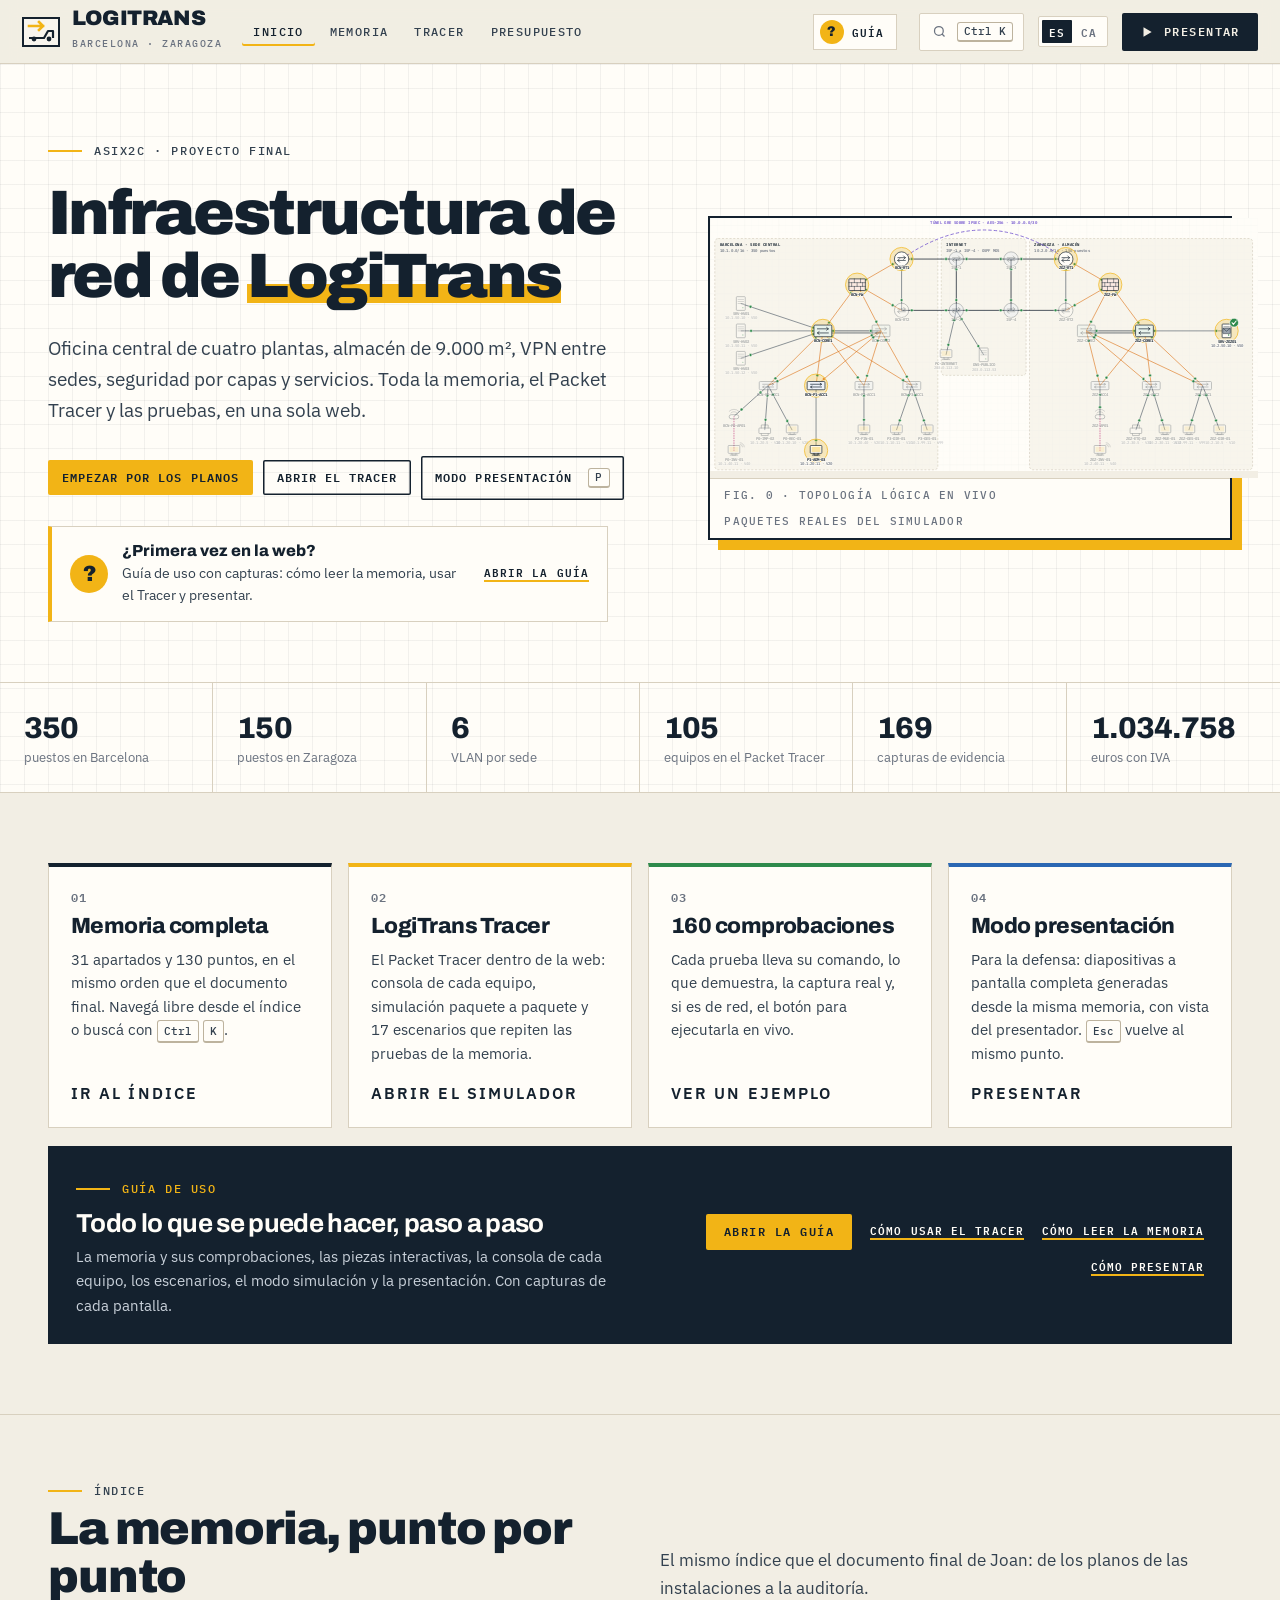
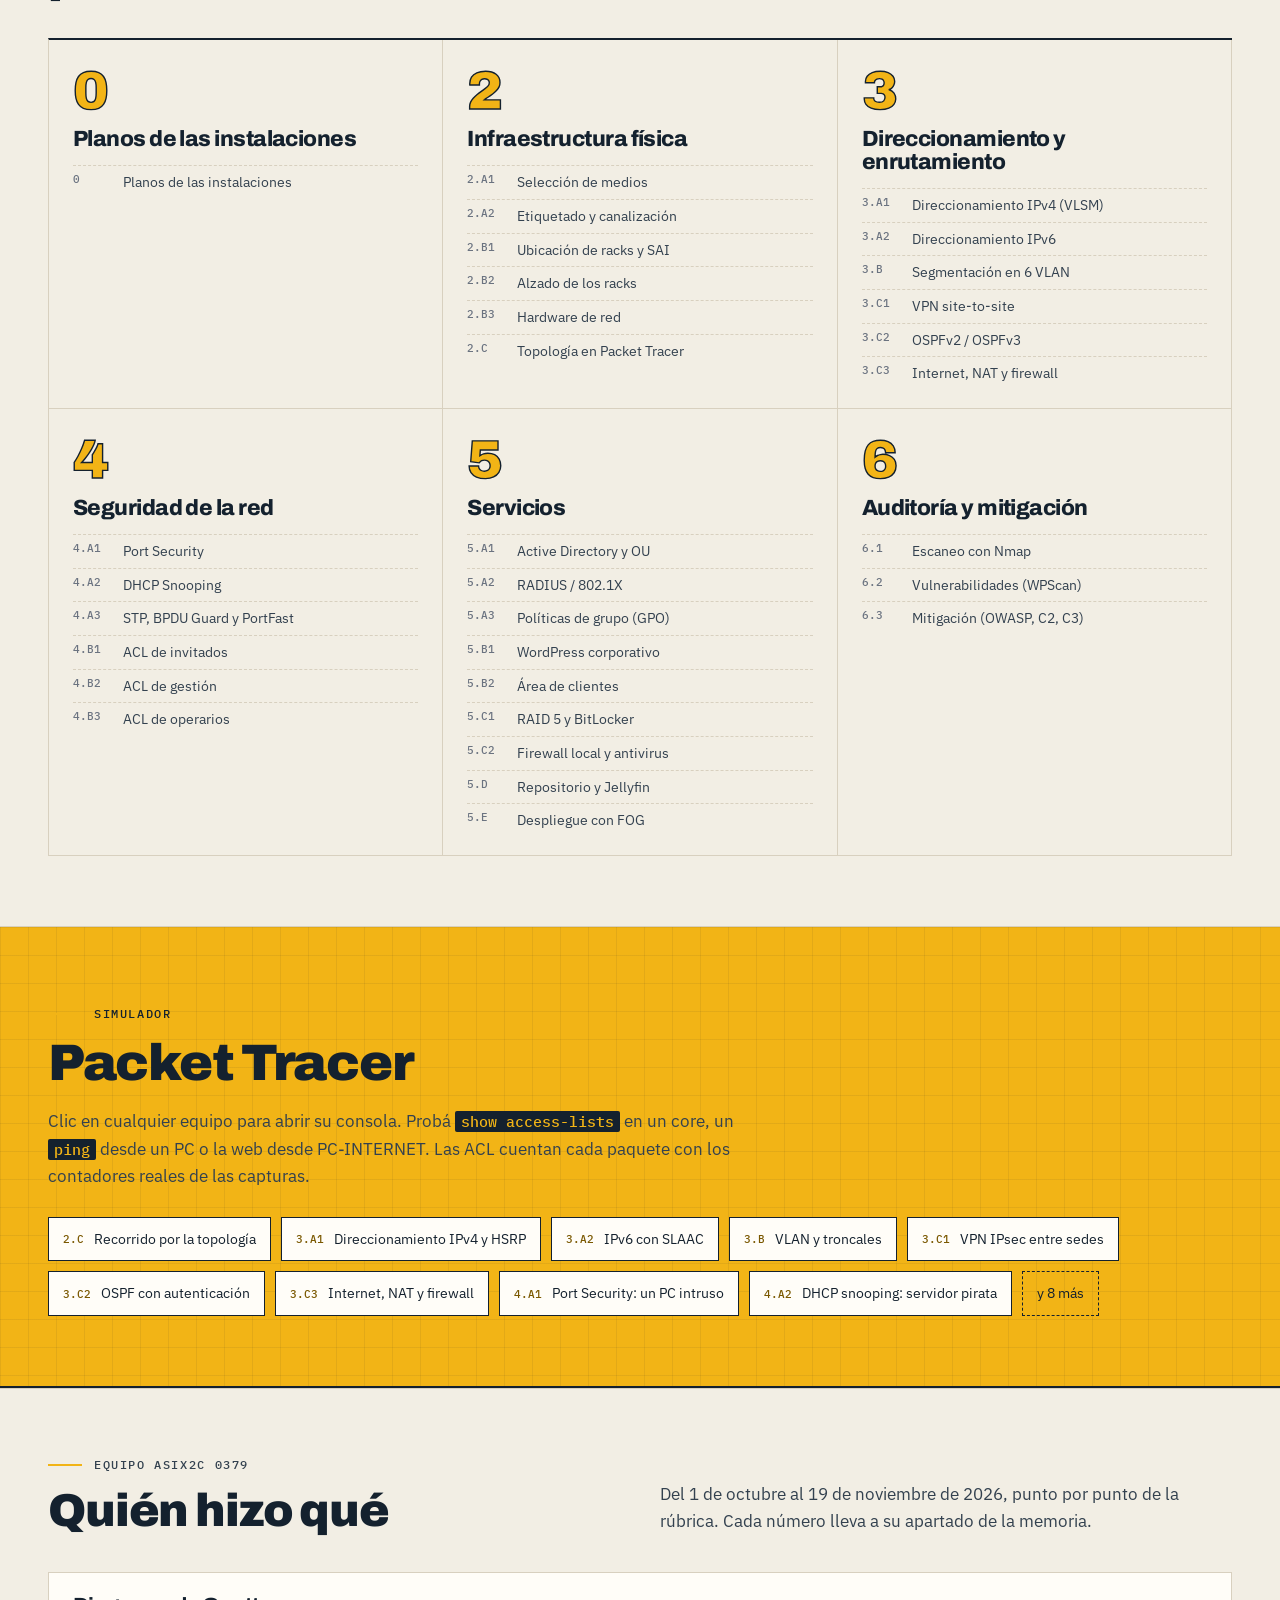
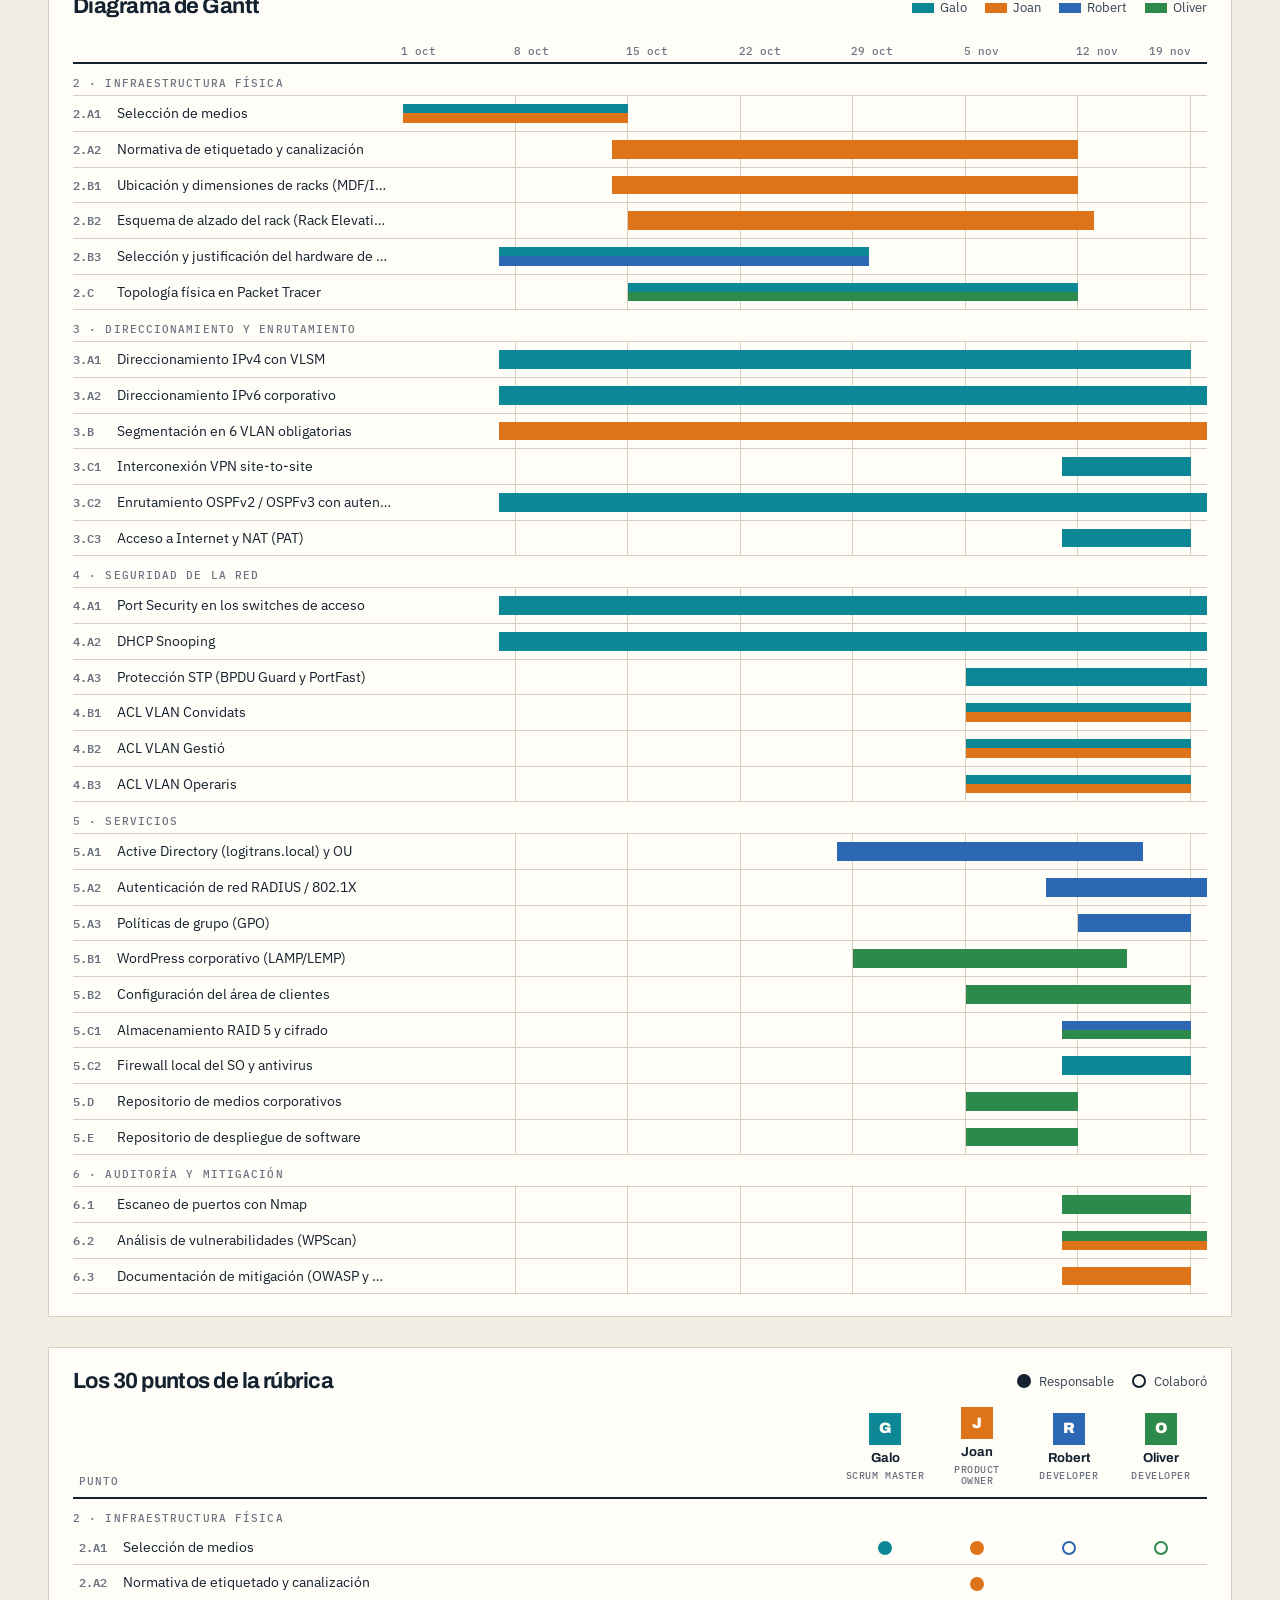
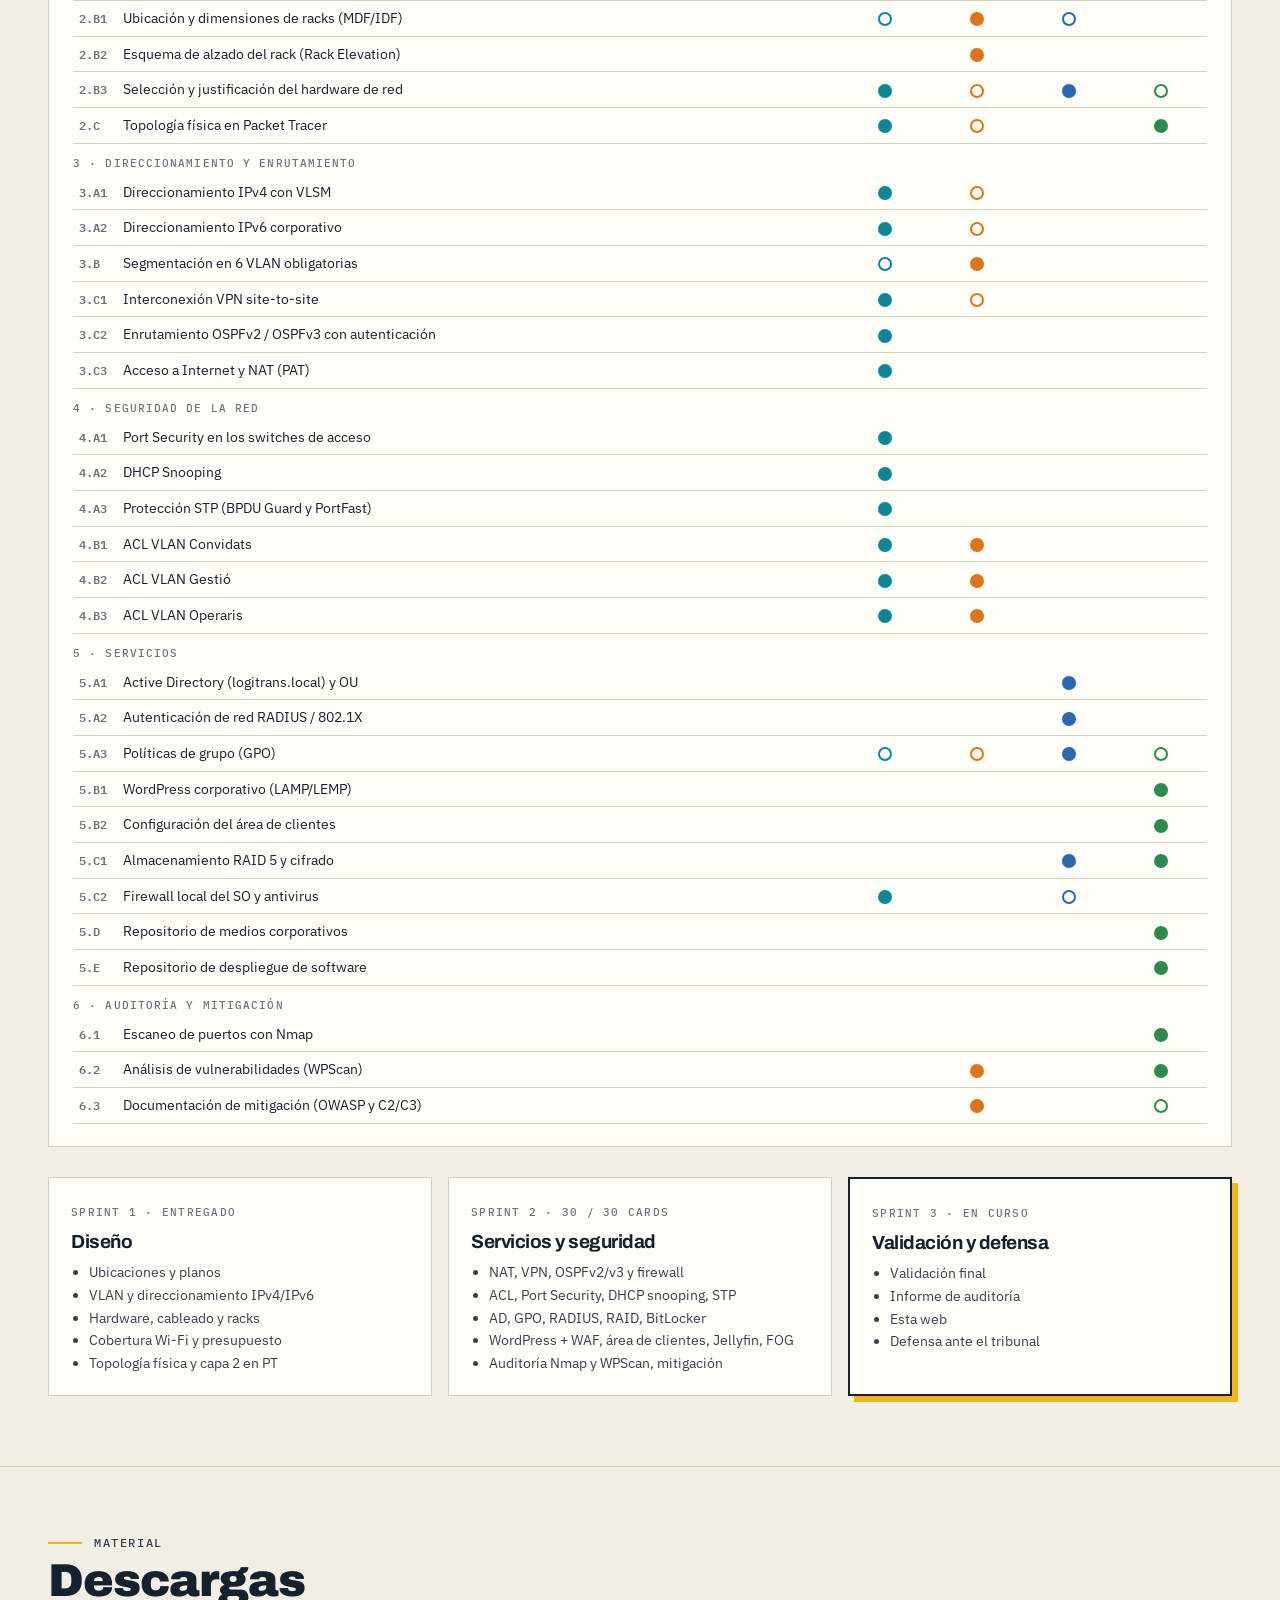
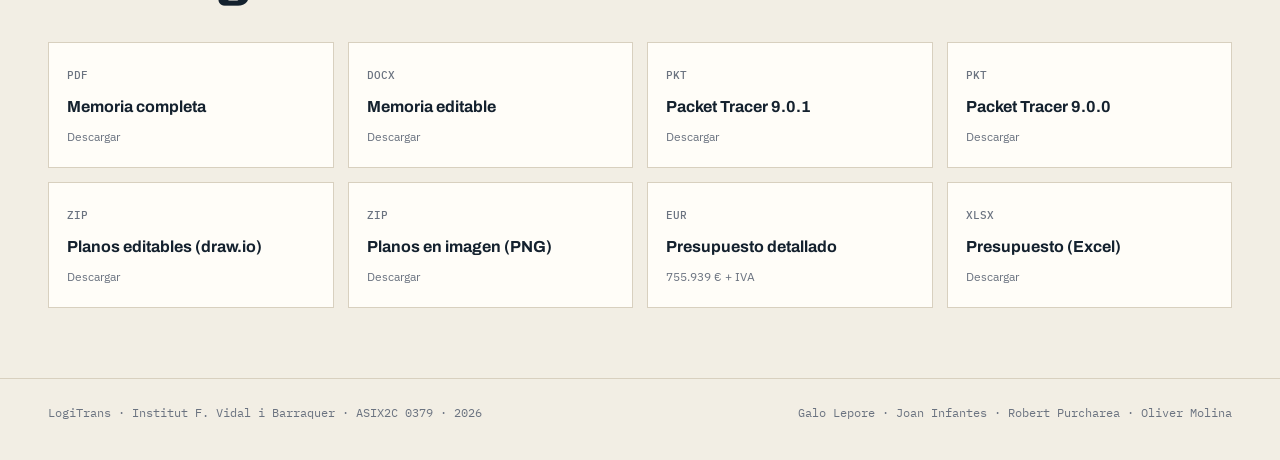
<file: index.html>
<!DOCTYPE html>
<html lang="es">
<head>
<meta charset="utf-8">
<meta name="viewport" content="width=device-width, initial-scale=1">
<title>LogiTrans · Memoria del proyecto de red</title>
<meta name="description" content="Proyecto de infraestructura de red de LogiTrans: oficina central de Barcelona y almacén de Zaragoza. Memoria interactiva, simulador de red y modo presentación.">
<meta name="theme-color" content="#F2EEE4">
<link rel="icon" href="assets/img/favicon.svg" type="image/svg+xml">
<link rel="stylesheet" href="css/fonts.css">
<link rel="stylesheet" href="css/app.css">
<link rel="stylesheet" href="css/widgets.css">
<link rel="stylesheet" href="css/tracer.css">
<link rel="stylesheet" href="css/present.css">
</head>
<body>
<div class="app" id="app">
  <header class="top">
    <button class="menu-btn" data-act="menu" aria-label="Abrir índice"><svg viewBox="0 0 24 24" fill="none" stroke="currentColor" stroke-width="2"><path d="M3 6h18M3 12h18M3 18h18"/></svg></button>
    <a class="brand" href="#/" aria-label="Portada">
      <svg viewBox="0 0 38 30" aria-hidden="true"><rect x="1" y="1" width="36" height="28" fill="#F8F5EE" stroke="#14212E" stroke-width="2"/><path d="M7 21h15l4-7h5v7" fill="none" stroke="#14212E" stroke-width="2.2" stroke-linejoin="round"/><circle cx="12" cy="22" r="2.4" fill="#14212E"/><circle cx="27" cy="22" r="2.4" fill="#14212E"/><path d="M7 9h14m-4-4 4 4-4 4" fill="none" stroke="#F2B416" stroke-width="2.6" stroke-linecap="square"/></svg>
      <span><b>LOGITRANS</b><small>Barcelona · Zaragoza</small></span>
    </a>
    <nav>
      <a href="#/" data-nav="home">Inicio</a>
      <a href="#/s/0" data-nav="memoria">Memoria</a>
      <a href="#/tracer" data-nav="tracer">Tracer</a>
      <a href="#/presupuesto" data-nav="presupuesto">Presupuesto</a>
    </nav>
    <span class="sp"></span>
    <a class="guide-btn" href="GUIA.html" target="_blank" title="Cómo usar la web"><b>?</b><span>Guía</span></a>
    <button class="search-btn" data-act="search" aria-label="Buscar"><svg width="15" height="15" viewBox="0 0 24 24" fill="none" stroke="currentColor" stroke-width="2"><circle cx="11" cy="11" r="7"/><path d="m20 20-4-4"/></svg><span>Buscar en la memoria</span><kbd>Ctrl K</kbd></button>
    <button class="lang-btn" data-act="lang" data-noi18n title="Canviar a català" aria-label="Canviar a català"><span class="on">ES</span><span>CA</span></button>
    <button class="btn present" data-act="present"><svg width="14" height="14" viewBox="0 0 24 24" fill="currentColor"><path d="M6 4v16l14-8z"/></svg><span>Presentar</span></button>
  </header>

  <aside class="side" id="side">
    <h6 class="lbl">Índice de la memoria</h6>
    <ul class="toc" id="toc"></ul>
    <div class="side-foot">
      <a href="downloads/LogiTrans_Memoria.pdf" download>Memoria completa (PDF)</a>
      <a href="downloads/LogiTrans_PacketTracer_PT9.0.1.pkt" download>Packet Tracer (.pkt)</a>
      <a href="#" data-act="help">Atajos de teclado</a>
      <a href="GUIA.html" target="_blank">Guía de uso</a>
    </div>
  </aside>

  <main id="view" tabindex="-1"></main>
</div>

<!-- Buscador -->
<div class="overlay" id="palette">
  <div class="palette" role="dialog" aria-label="Buscar">
    <input id="pal-in" placeholder="Buscar un punto, un comando, una captura… (por ejemplo «ospf», «bitlocker», «show vlan»)" autocomplete="off">
    <ul id="pal-list"></ul>
    <div class="foot"><span><kbd>↑</kbd> <kbd>↓</kbd> moverse</span><span><kbd>Enter</kbd> abrir</span><span><kbd>Esc</kbd> cerrar</span></div>
  </div>
</div>

<!-- Ayuda -->
<div class="overlay" id="help">
  <div class="palette help-box">
    <div class="help-in">
      <span class="kick">Atajos de teclado</span>
      <dl>
        <dt><kbd>Ctrl</kbd> <kbd>K</kbd></dt><dd>Buscar en toda la memoria</dd>
        <dt><kbd>P</kbd></dt><dd>Entrar en el modo presentación</dd>
        <dt><kbd>T</kbd></dt><dd>Abrir LogiTrans Tracer</dd>
        <dt><kbd>[</kbd> <kbd>]</kbd></dt><dd>Apartado anterior o siguiente</dd>
        <dt><kbd>?</kbd></dt><dd>Esta ayuda</dd>
        <dt colspan="2" class="lbl">En el modo presentación</dt><dd></dd>
        <dt><kbd>→</kbd> <kbd>Espacio</kbd></dt><dd>Siguiente paso o diapositiva</dd>
        <dt><kbd>←</kbd></dt><dd>Paso anterior</dd>
        <dt><kbd>S</kbd></dt><dd>Vista del presentador en otra ventana</dd>
        <dt><kbd>G</kbd></dt><dd>Ver todas las diapositivas</dd>
        <dt><kbd>B</kbd></dt><dd>Pantalla en negro</dd>
        <dt><kbd>Esc</kbd></dt><dd>Salir y seguir navegando en el mismo punto</dd>
      </dl>
      <div class="help-foot"><a class="btn sm ghost" href="GUIA.html" target="_blank">Guía de uso completa</a><button class="btn sm" data-act="help-close">Entendido</button></div>
    </div>
  </div>
</div>

<!-- Visor de capturas -->
<div id="lightbox" role="dialog" aria-label="Capturas de la memoria">
  <div class="lb-top"><b>Capturas reales</b><span id="lb-title"></span><span class="sp"></span><span id="lb-n"></span><button id="lb-x">Cerrar · Esc</button></div>
  <div class="stage"><img id="lb-img" alt=""><button class="nav" id="lb-prev" aria-label="Anterior">‹</button><button class="nav" id="lb-next" aria-label="Siguiente">›</button></div>
  <div id="lb-cap"></div>
  <div id="lb-strip"></div>
</div>

<!-- Modo presentación -->
<div id="deck" aria-hidden="true"></div>

<div id="toast" role="status"></div>

<script src="js/core/i18n.js"></script>
<script src="js/data/data.js"></script>
<script src="js/data/evidence.js"></script>
<script src="js/core/util.js"></script>
<script src="js/core/doc.js"></script>
<script src="js/core/lightbox.js"></script>
<script src="js/tracer/model.js"></script>
<script src="js/tracer/cli.js"></script>
<script src="js/tracer/cli-host.js"></script>
<script src="js/widgets/w-fisico.js"></script>
<script src="js/widgets/w-red.js"></script>
<script src="js/widgets/w-seguridad.js"></script>
<script src="js/widgets/w-servicios.js"></script>
<script src="js/widgets/w-auditoria.js"></script>
<script src="js/doc/d0-2.js"></script>
<script src="js/doc/d3.js"></script>
<script src="js/doc/d4.js"></script>
<script src="js/doc/d5.js"></script>
<script src="js/doc/d6.js"></script>
<script>if (LT.lang === 'ca') ['evidence', 'd0-2', 'd3', 'd4', 'd5', 'd6'].forEach(function (f) { document.write('<script src="js/doc-ca/' + f + '.js"><\/script>'); });</script>
<script src="js/tracer/scenarios.js"></script>
<script src="js/tracer/ui.js"></script>
<script src="js/core/home.js"></script>
<script src="js/core/present.js"></script>
<script src="js/data/slides.js"></script>
<script src="js/main.js"></script>
</body>
</html>
</file>
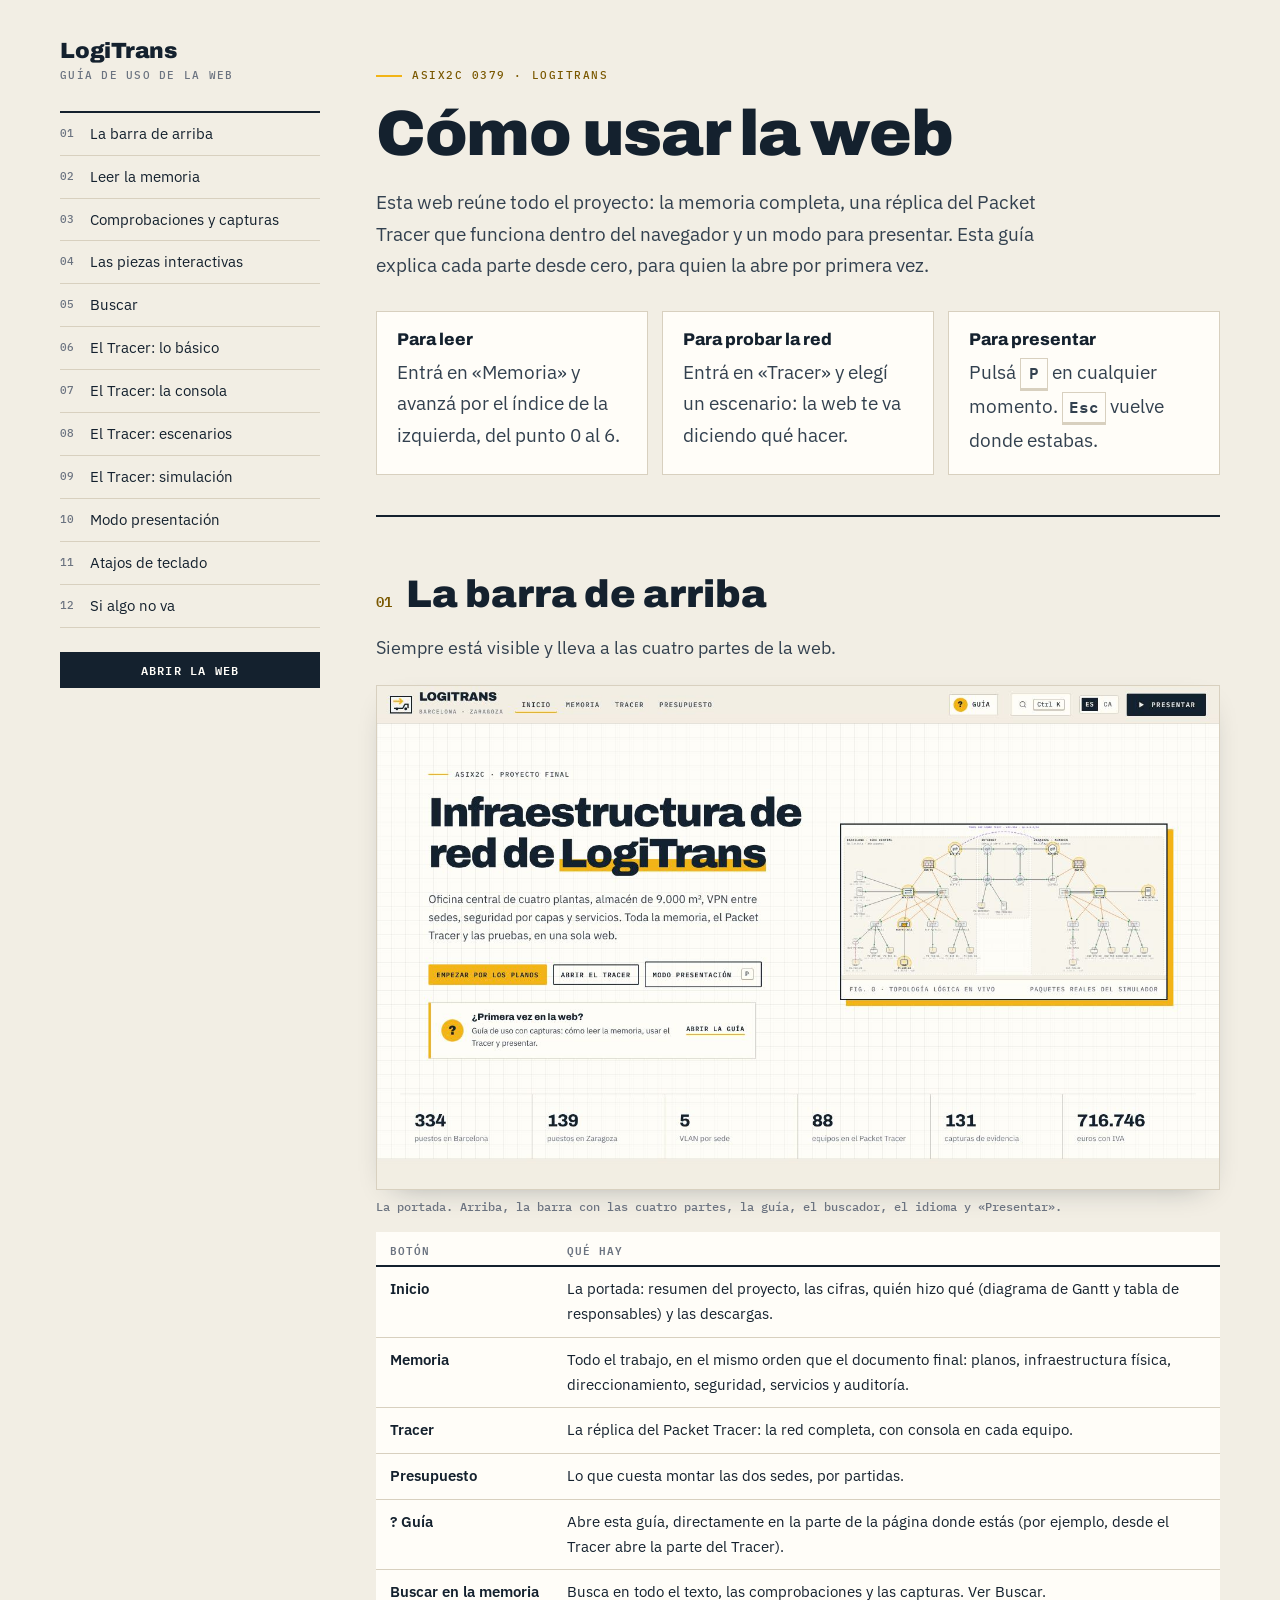
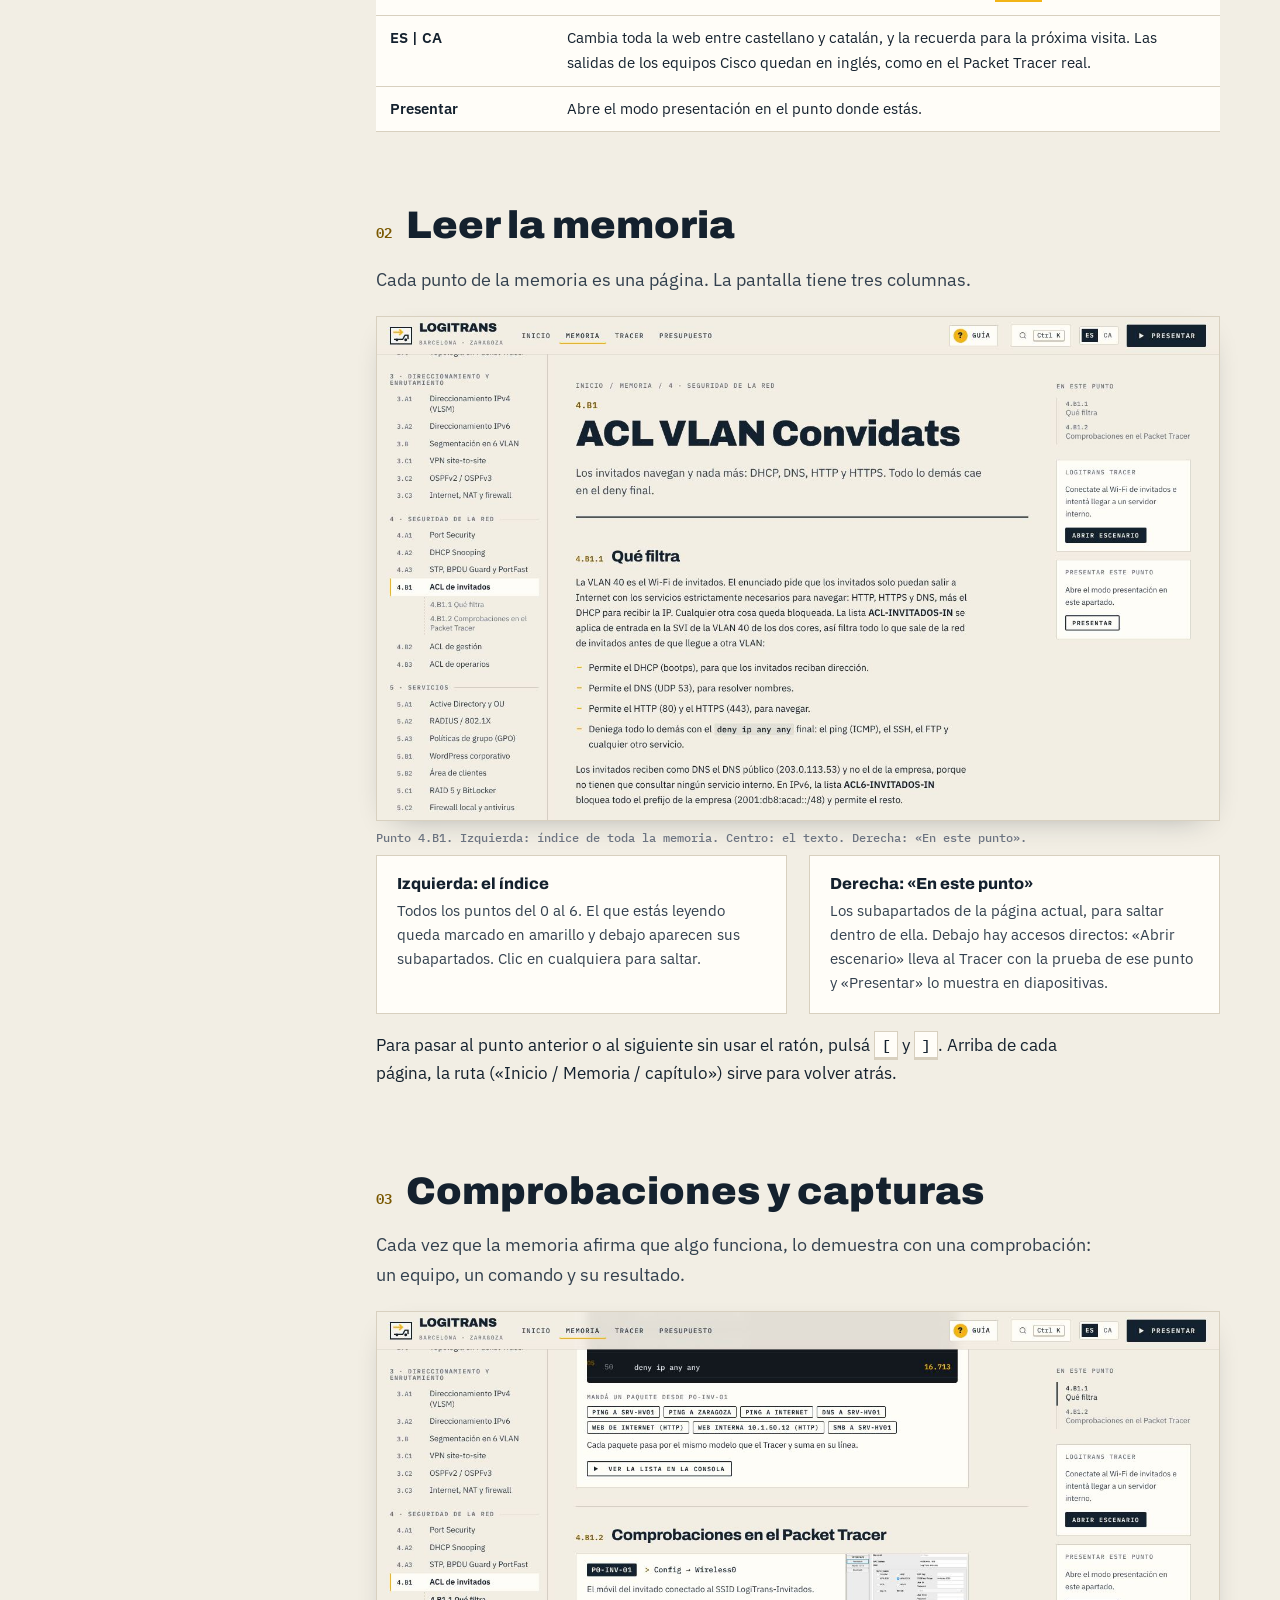
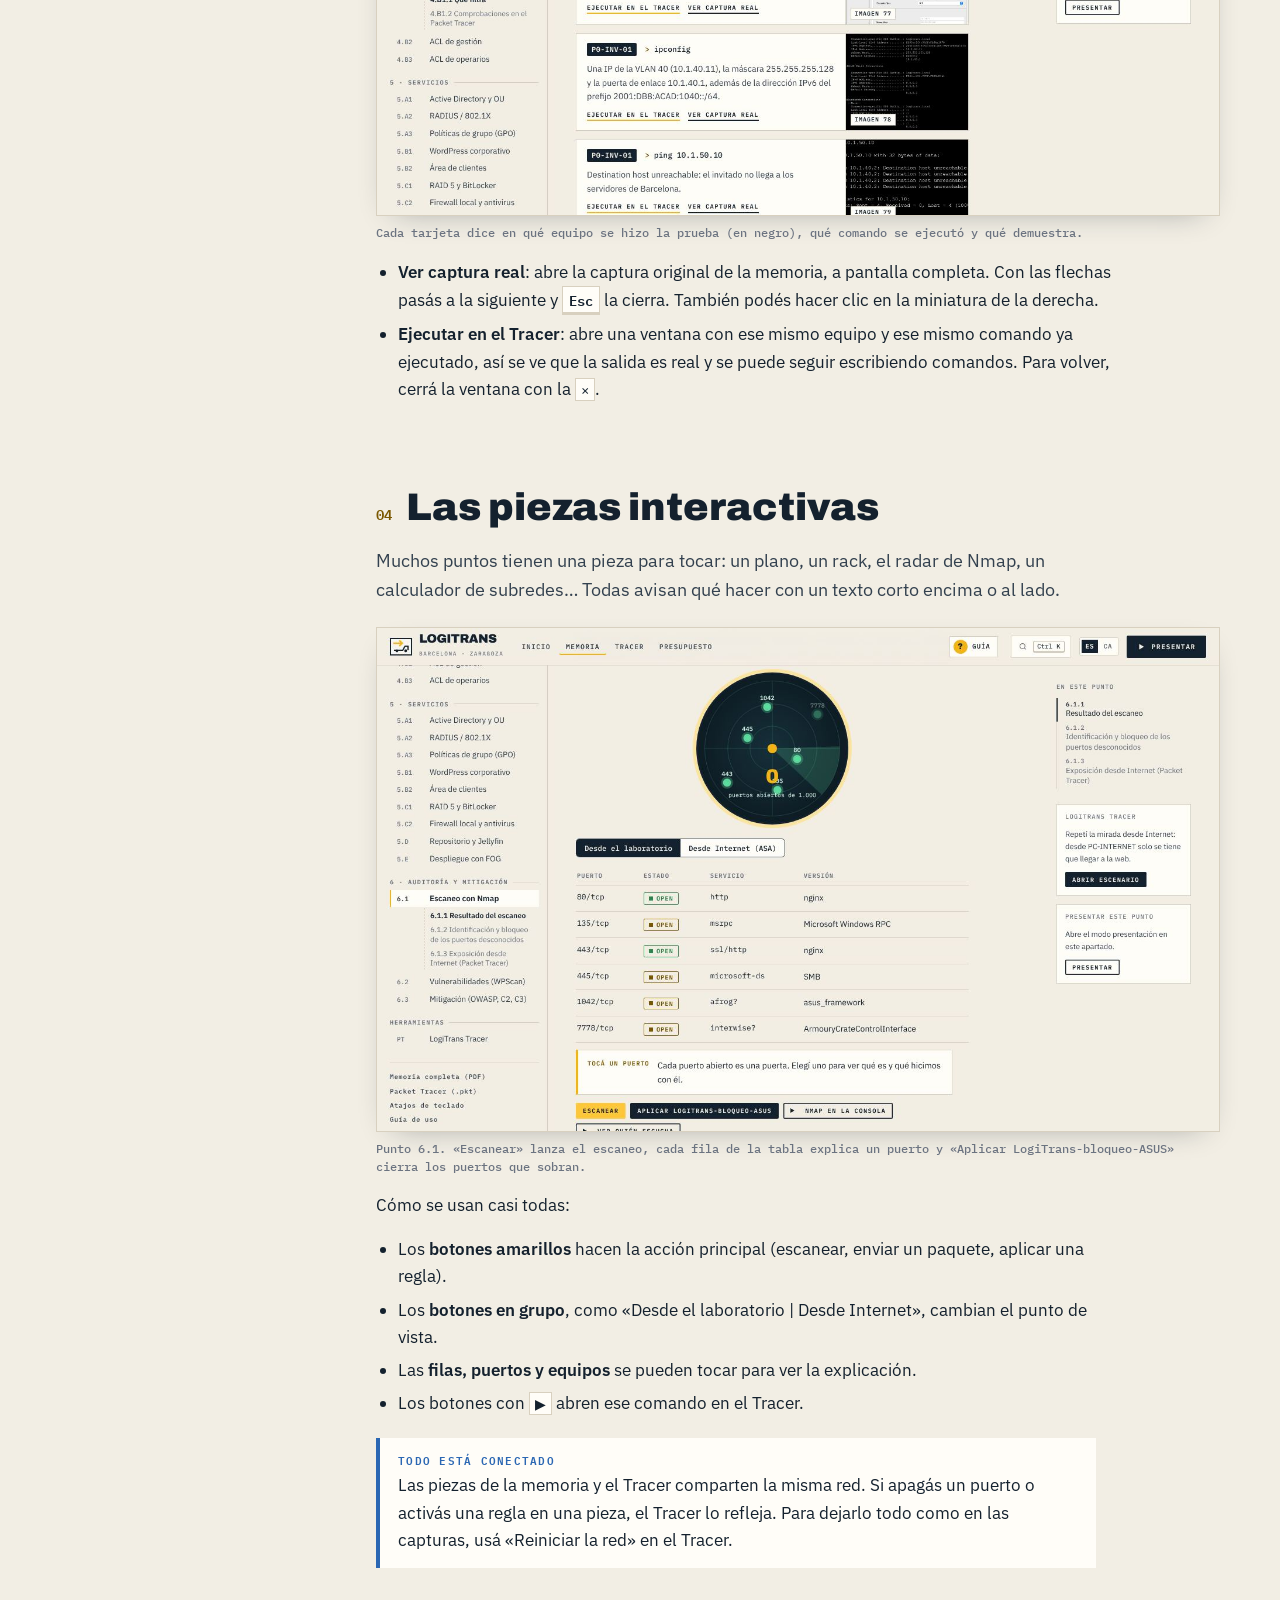
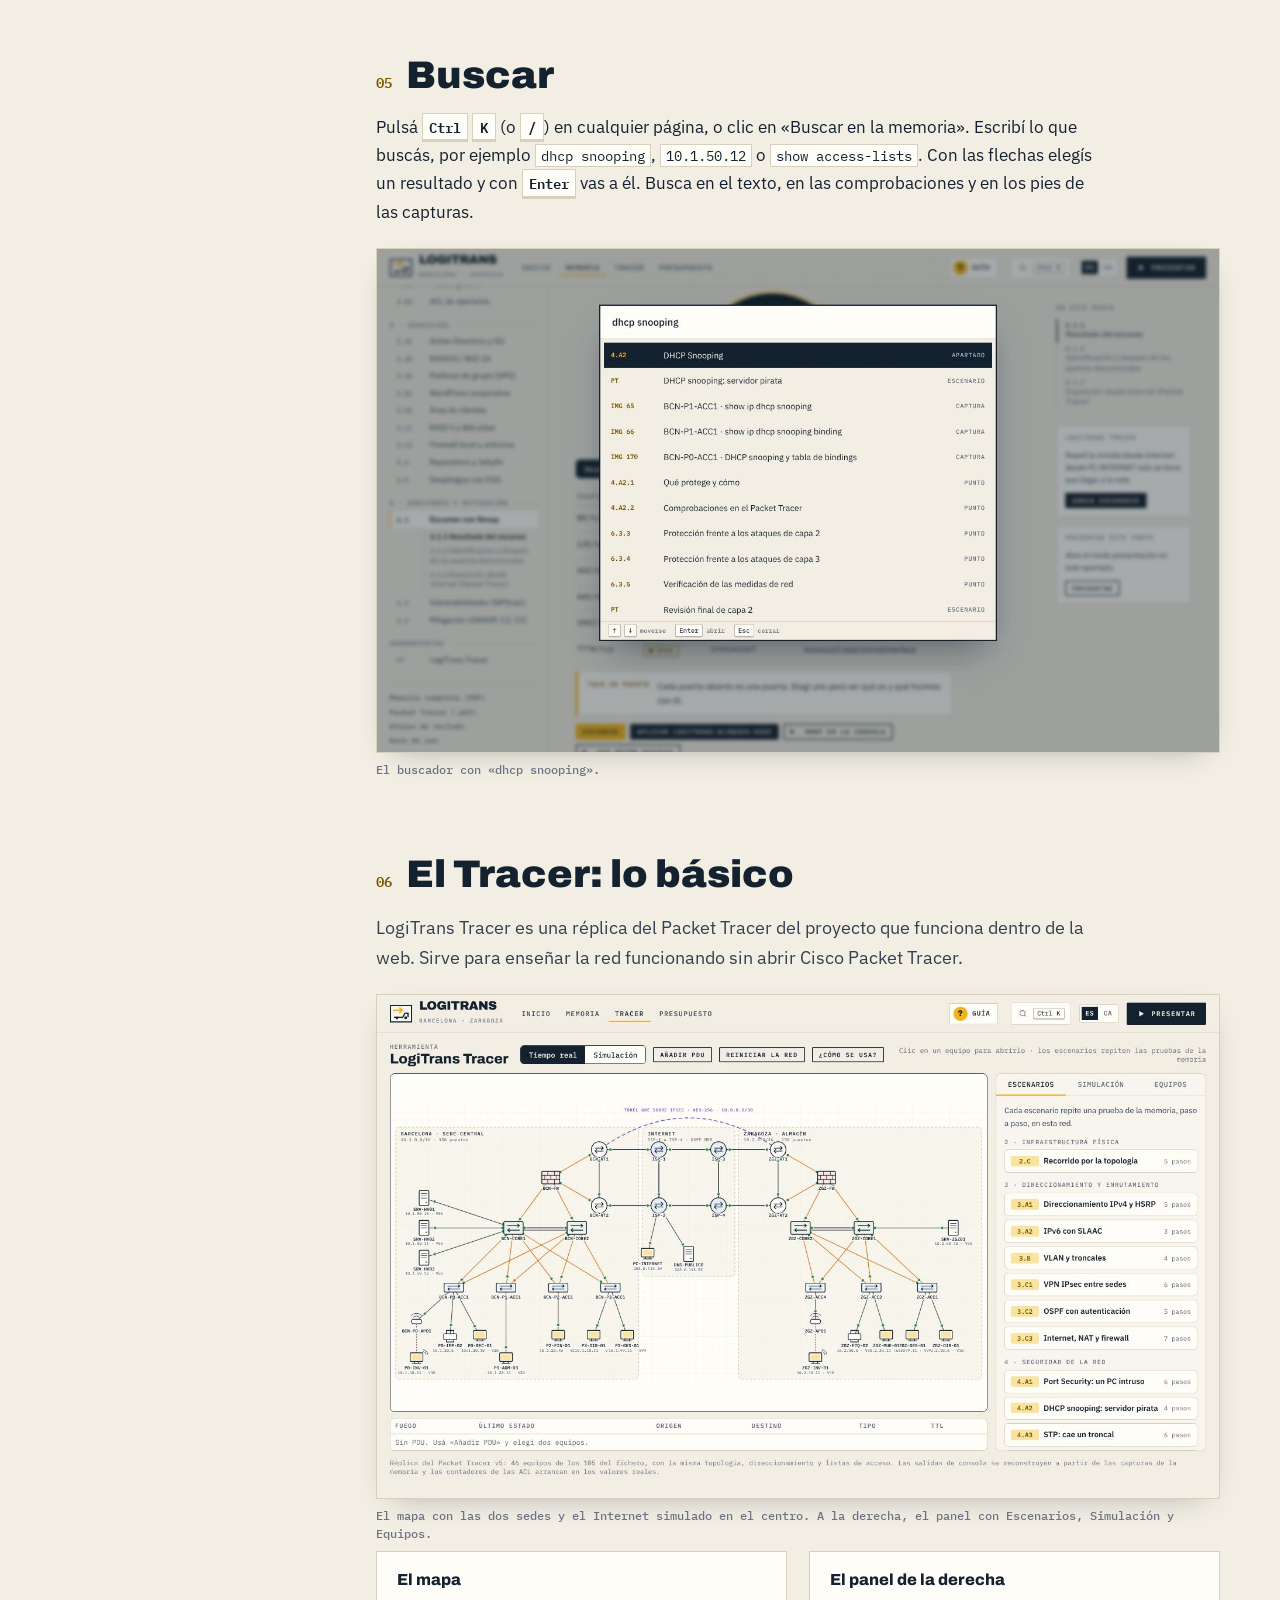
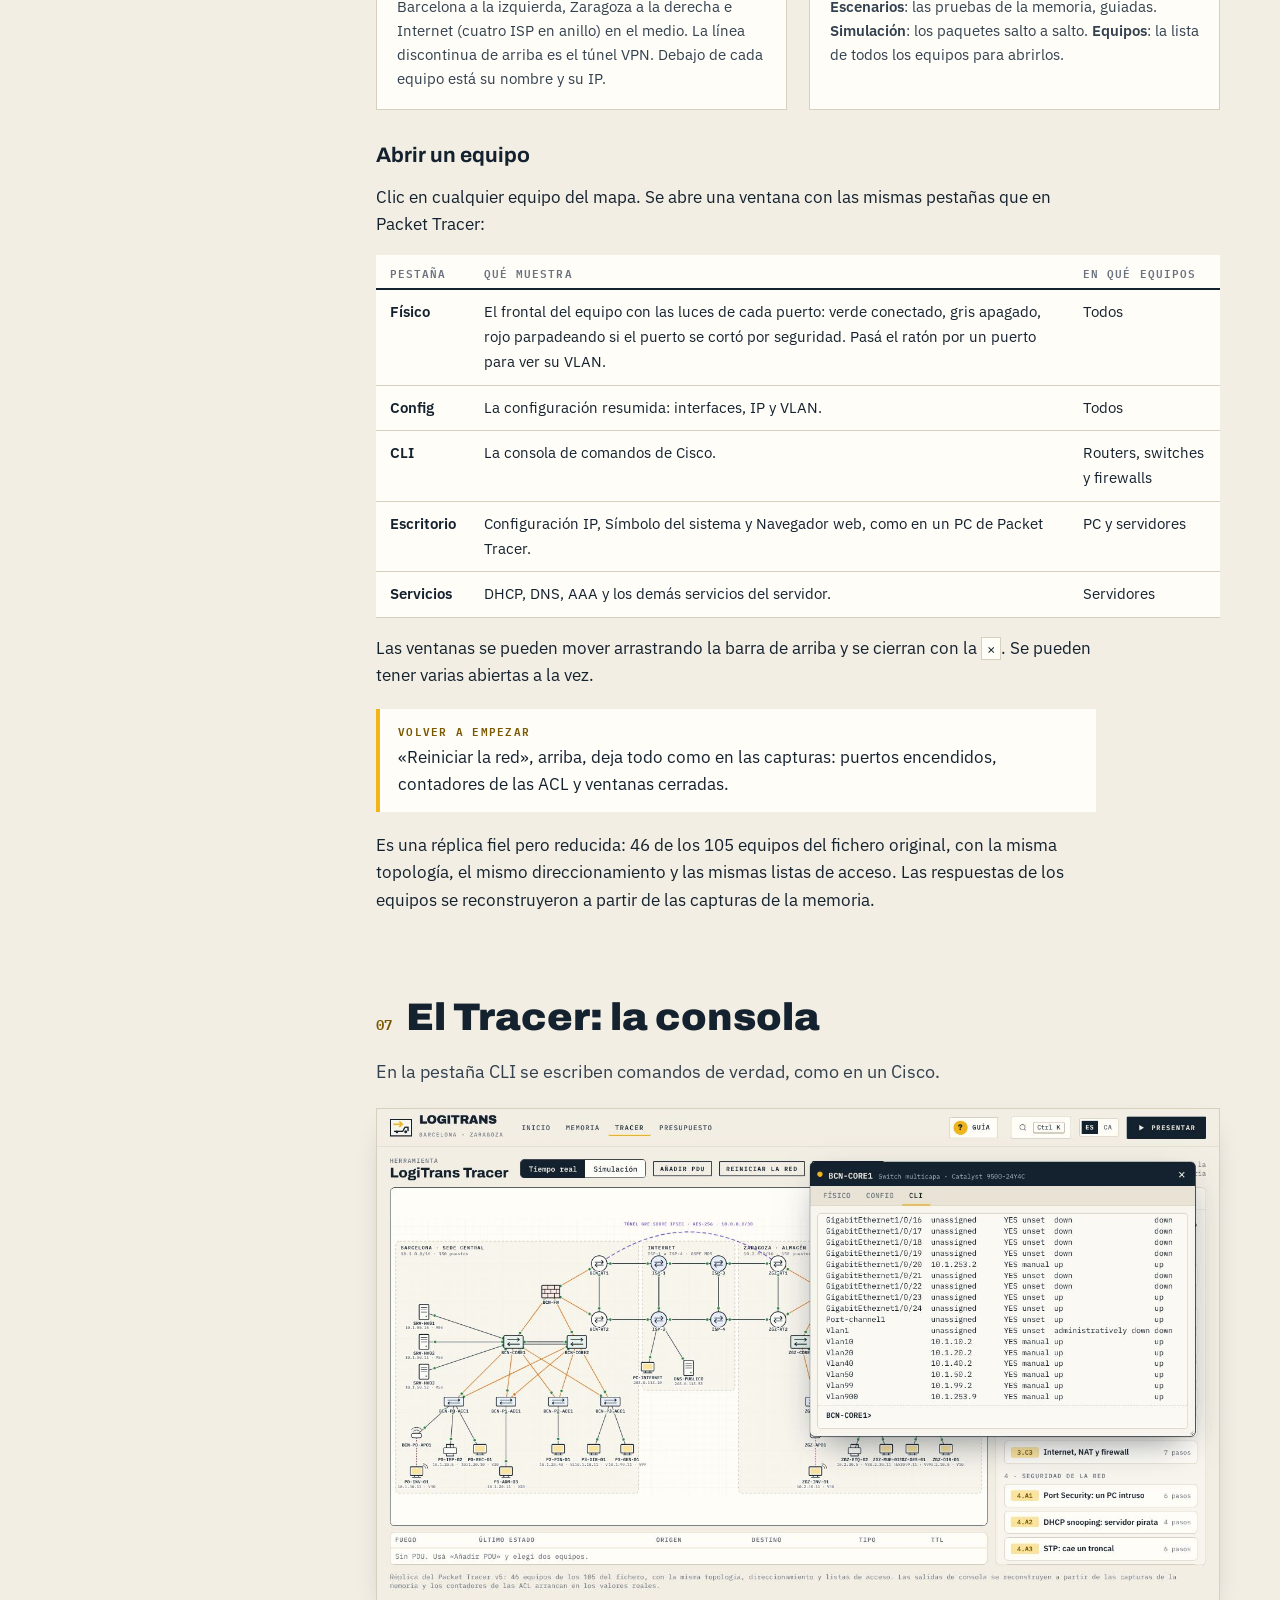
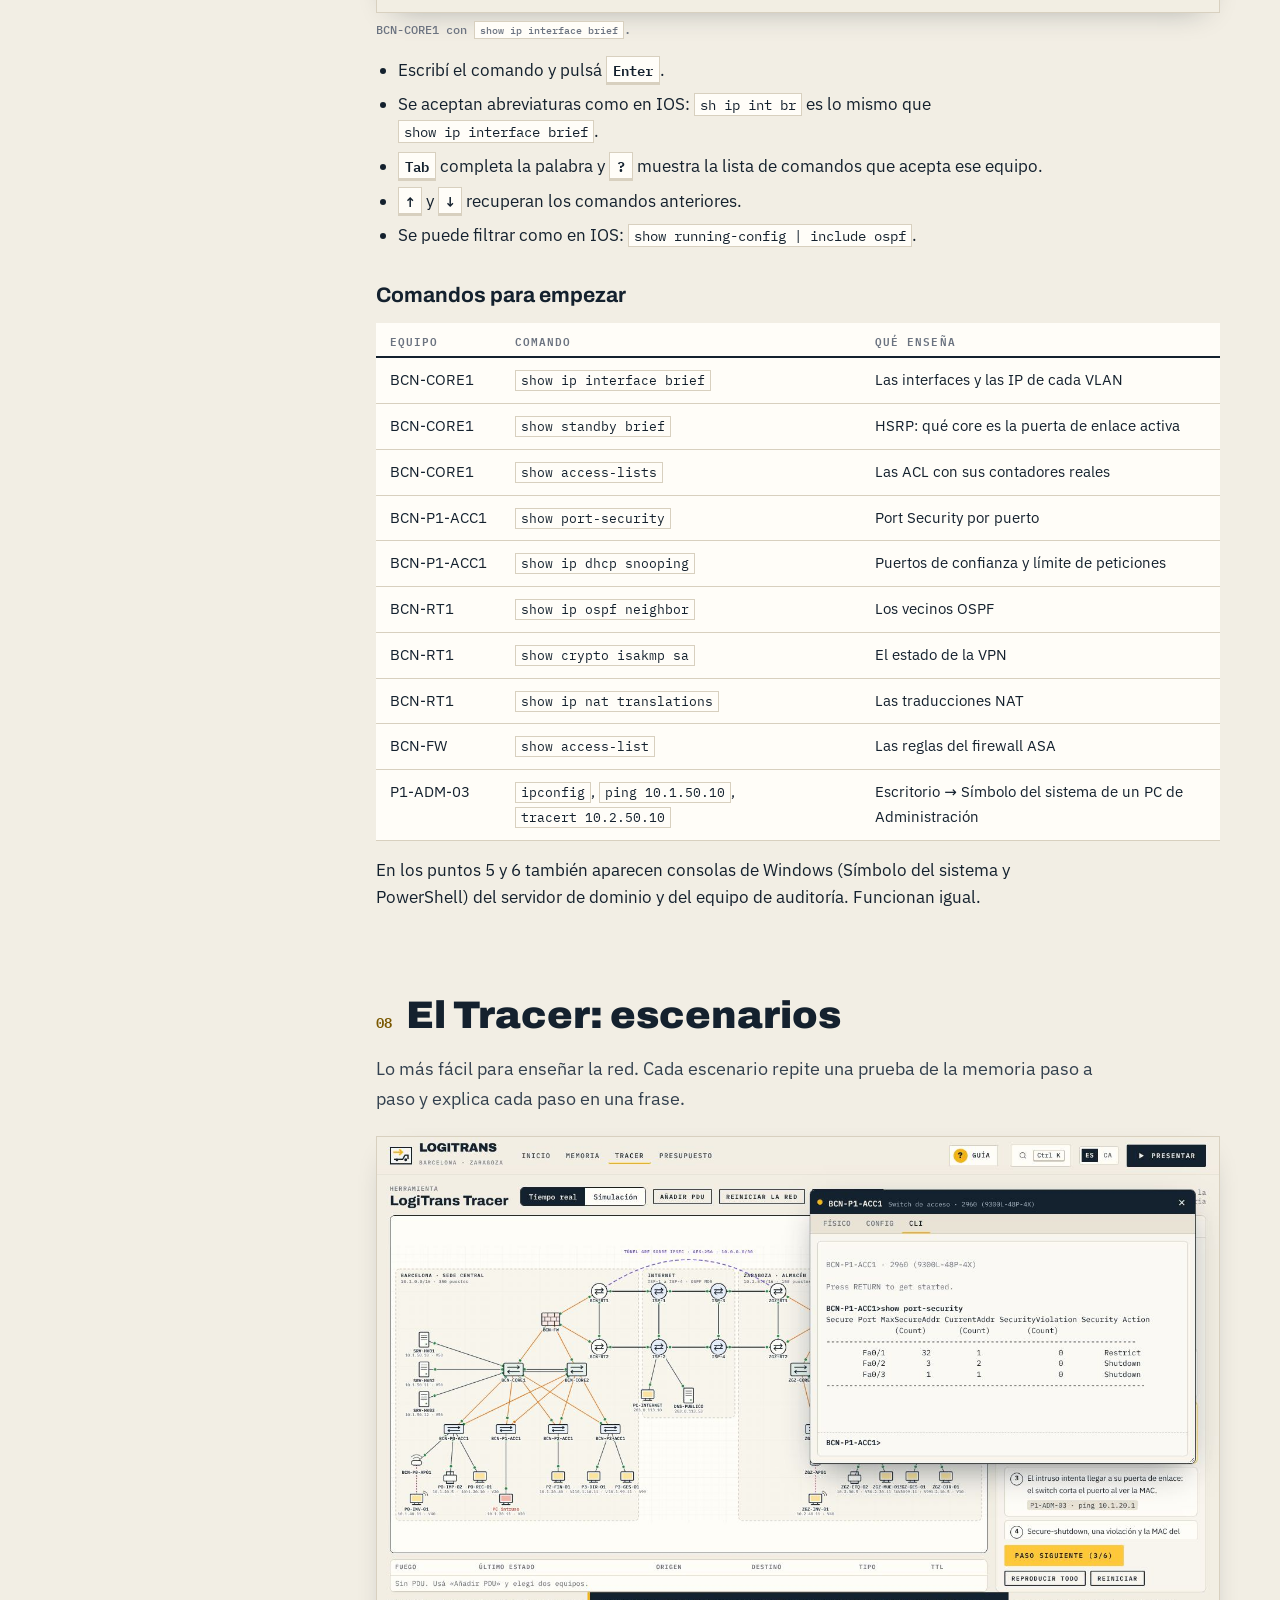
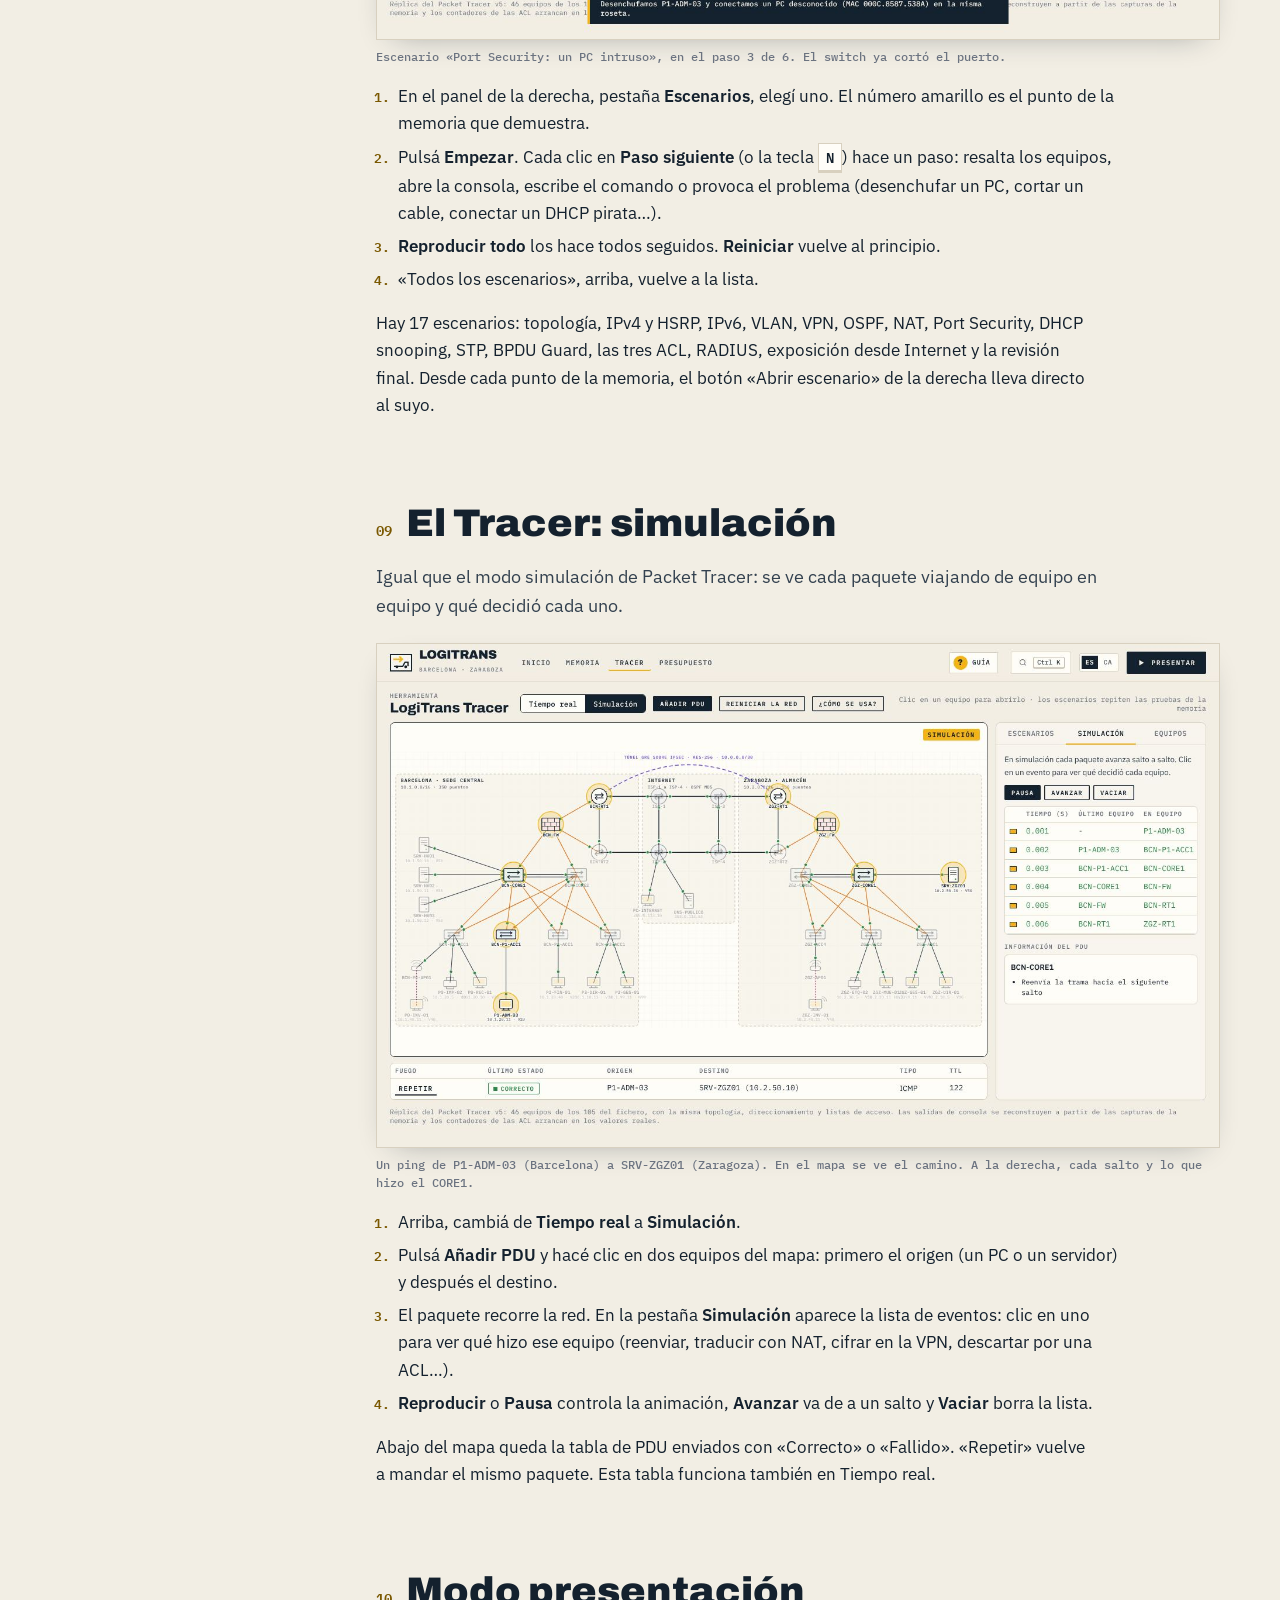
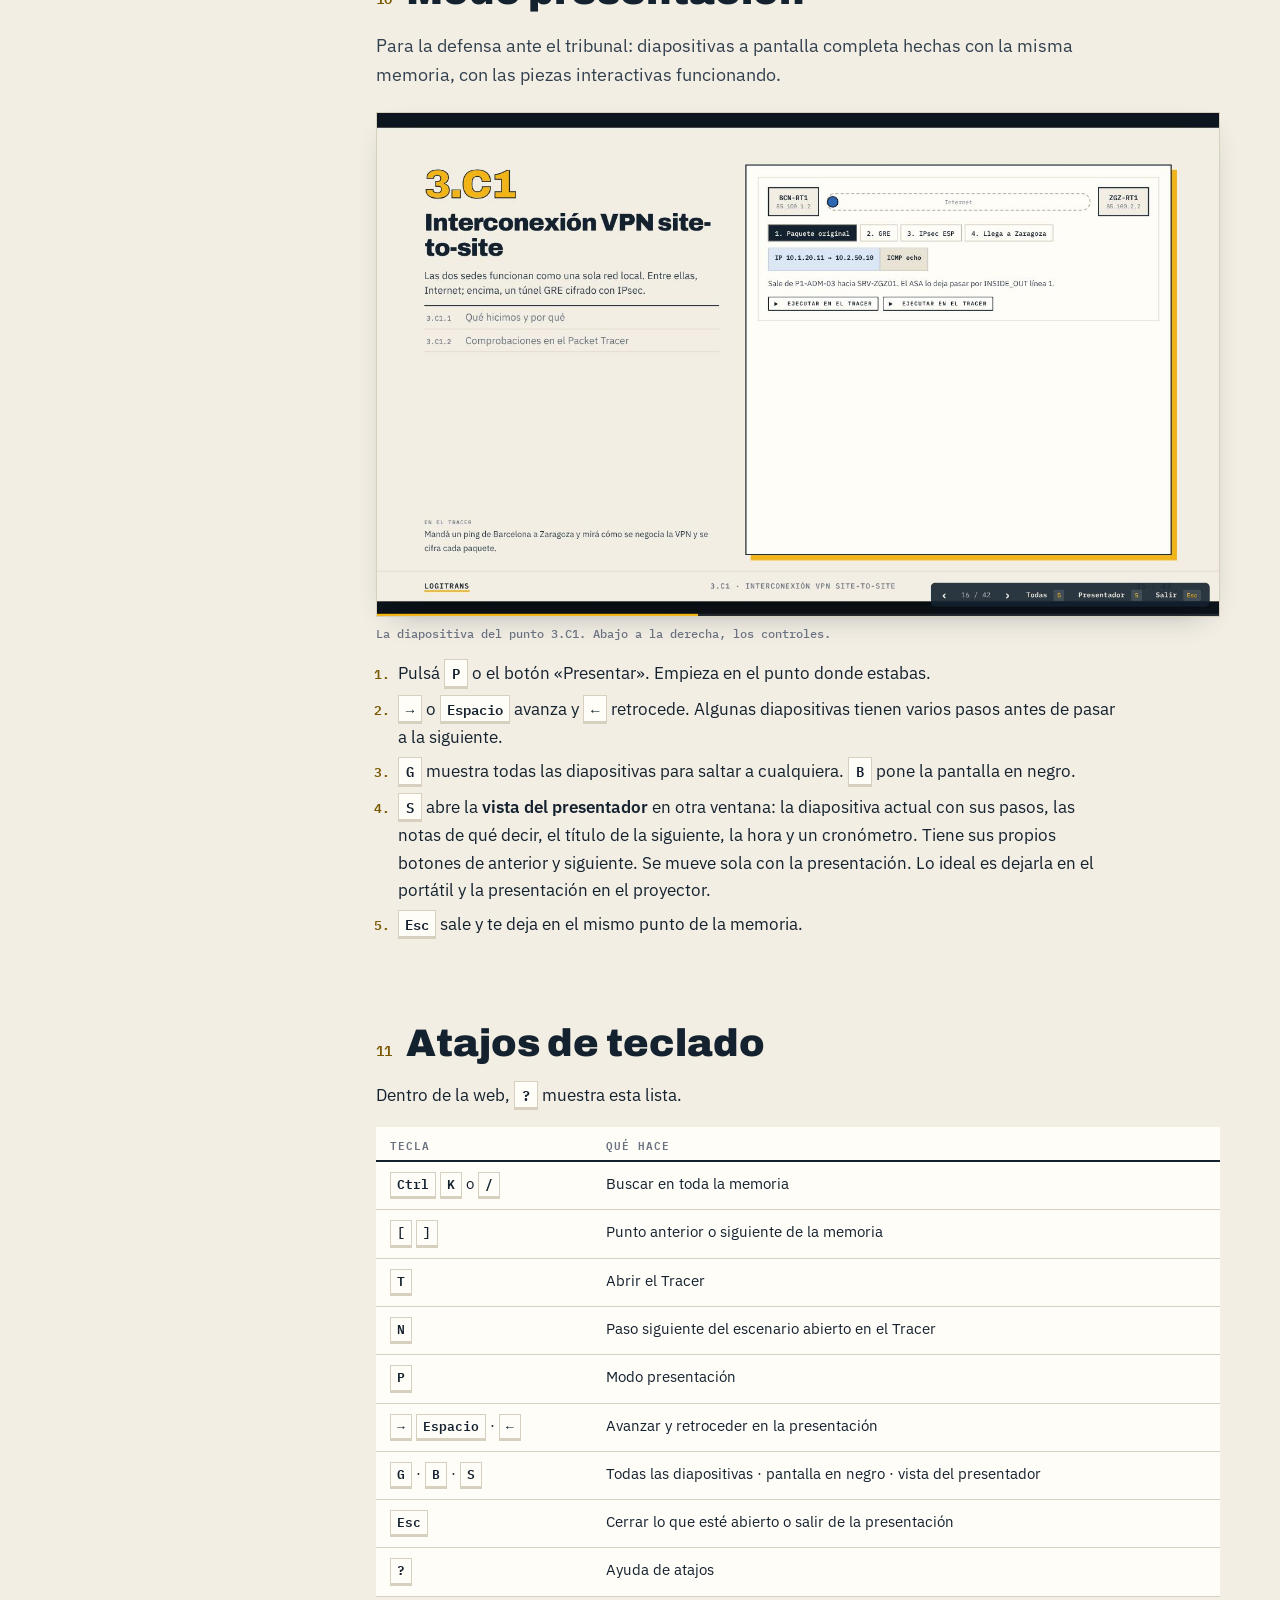
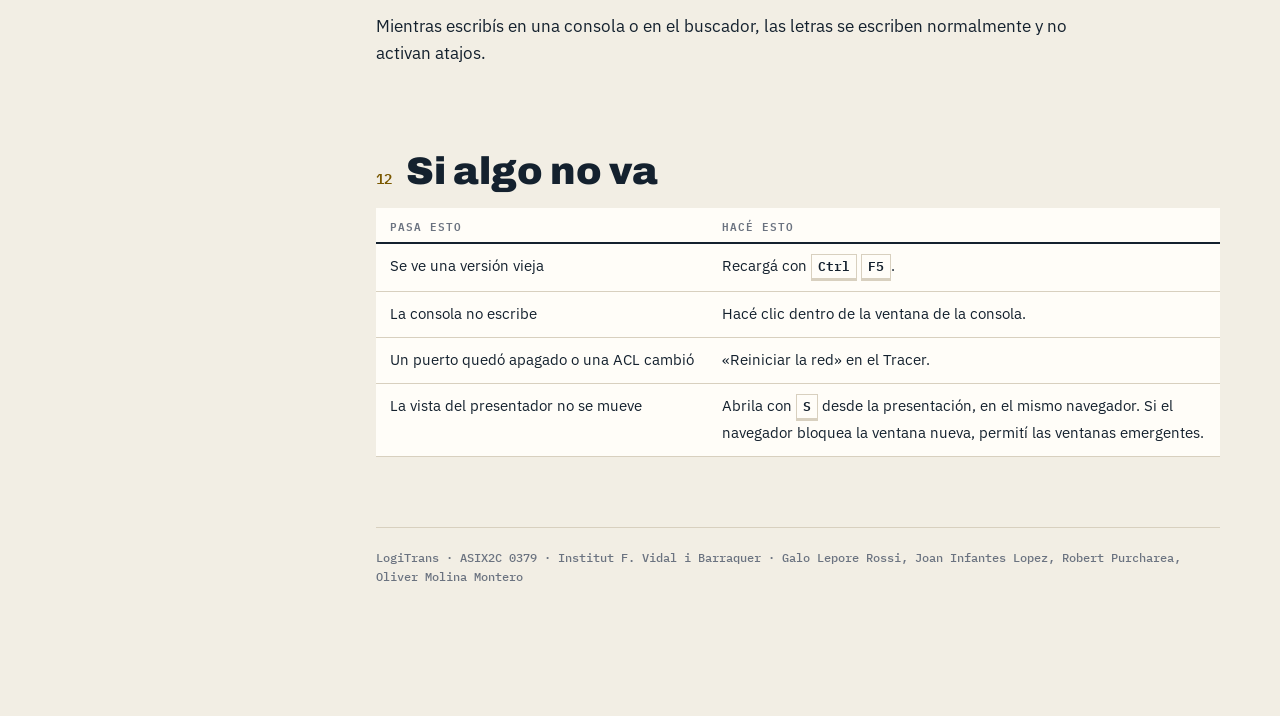
<file: GUIA.html>
<!DOCTYPE html>
<html lang="es">
<head>
<meta charset="utf-8">
<meta name="viewport" content="width=device-width, initial-scale=1">
<title>Guía de uso · LogiTrans</title>
<link rel="stylesheet" href="css/fonts.css">
<style>
  :root {
    --paper: #F2EEE4; --paper-2: #E9E3D5; --white: #FFFDF8; --ink: #14212E; --ink-2: #33414F; --muted: #6B7380;
    --line: #D8D0BF; --sun: #F2B416; --sun-2: #FBE3A0; --sun-ink: #7A5800; --blue: #2B67B3; --green: #2E8A4C;
    --font-h: 'Archivo', 'Arial Narrow', system-ui, sans-serif; --font: 'IBM Plex Sans', system-ui, sans-serif; --mono: 'IBM Plex Mono', Consolas, monospace;
  }
  * { box-sizing: border-box; }
  html { scroll-behavior: smooth; scroll-padding-top: 24px; }
  body { margin: 0; background: var(--paper); color: var(--ink); font: 16.5px/1.65 var(--font); }
  a { color: var(--ink); text-decoration-color: var(--sun); text-decoration-thickness: 2px; text-underline-offset: 3px; }
  h1, h2, h3 { font-family: var(--font-h); line-height: 1.1; margin: 0; }
  code, kbd { font-family: var(--mono); font-size: .86em; }
  code { background: var(--white); border: 1px solid var(--line); padding: 1px 5px; white-space: nowrap; }
  kbd { display: inline-block; min-width: 1.7em; text-align: center; padding: 1px 6px; background: var(--white); border: 1px solid var(--line); border-bottom-width: 3px; font-weight: 600; }
  .wrap { display: grid; grid-template-columns: 260px minmax(0, 1fr); max-width: 1240px; margin: 0 auto; gap: 56px; padding: 0 40px; }
  nav.idx { position: sticky; top: 0; align-self: start; padding: 40px 0; max-height: 100vh; overflow: auto; }
  nav.idx .brand { font: 900 22px/1 var(--font-h); letter-spacing: -.01em; }
  nav.idx .brand small { display: block; font: 500 10.5px/1.4 var(--mono); letter-spacing: .12em; text-transform: uppercase; color: var(--muted); margin-top: 6px; }
  nav.idx ol { list-style: none; padding: 0; margin: 28px 0 0; counter-reset: n; border-top: 2px solid var(--ink); }
  nav.idx li { counter-increment: n; border-bottom: 1px solid var(--line); }
  nav.idx li a { display: grid; grid-template-columns: 30px 1fr; padding: 9px 0; text-decoration: none; font-size: 14.5px; }
  nav.idx li a::before { content: counter(n, decimal-leading-zero); font: 500 11px/2 var(--mono); color: var(--muted); }
  nav.idx li a:hover { color: var(--blue); }
  nav.idx .open { display: block; margin-top: 24px; text-align: center; padding: 12px; background: var(--ink); color: var(--white); text-decoration: none; font: 600 12px/1 var(--mono); letter-spacing: .1em; text-transform: uppercase; }
  nav.idx .open:hover { background: var(--sun); color: var(--ink); }
  main { padding: 40px 0 120px; min-width: 0; }
  header.hero { padding: 30px 0 40px; border-bottom: 2px solid var(--ink); }
  .kick { font: 500 11px/1 var(--mono); letter-spacing: .14em; text-transform: uppercase; color: var(--sun-ink); display: flex; align-items: center; gap: 10px; }
  .kick::before { content: ''; width: 26px; height: 2px; background: var(--sun); }
  header.hero h1 { font-size: clamp(40px, 5vw, 66px); font-weight: 900; margin: 18px 0 18px; letter-spacing: -.02em; }
  header.hero p { font-size: 19px; color: var(--ink-2); max-width: 62ch; margin: 0; }
  .quick { display: grid; grid-template-columns: repeat(3, minmax(0, 1fr)); gap: 14px; margin-top: 30px; }
  .quick div { background: var(--white); border: 1px solid var(--line); padding: 18px 20px; }
  .quick b { font: 800 17px/1.2 var(--font-h); display: block; margin-bottom: 6px; }
  .quick p { font-size: 14.5px; margin: 0; color: var(--ink-2); }
  section { padding: 56px 0 10px; }
  section > h2 { font-size: clamp(28px, 3vw, 40px); font-weight: 900; display: flex; align-items: baseline; gap: 14px; }
  section > h2 span { font: 700 14px/1 var(--mono); color: var(--sun-ink); }
  section > p.lead { font-size: 18px; color: var(--ink-2); max-width: 66ch; }
  h3 { font-size: 21px; margin: 34px 0 10px; }
  p, li { max-width: 72ch; }
  ul.steps, ol.steps { padding-left: 22px; }
  ol.steps li, ul.steps li { margin: 6px 0; }
  ol.steps li::marker { font: 700 13px var(--mono); color: var(--sun-ink); }
  figure { margin: 22px 0 8px; }
  figure a { display: block; border: 1px solid var(--line); box-shadow: 0 10px 30px -18px rgba(20, 33, 46, .45); }
  figure img { display: block; width: 100%; height: auto; }
  figcaption { font: 500 12px/1.5 var(--mono); color: var(--muted); margin-top: 8px; }
  .tip { background: var(--white); border-left: 4px solid var(--sun); padding: 14px 18px; margin: 20px 0; max-width: 72ch; }
  .tip.blue { border-left-color: var(--blue); }
  .tip b.t { font: 600 10.5px/1.6 var(--mono); letter-spacing: .12em; text-transform: uppercase; color: var(--sun-ink); display: block; }
  .tip.blue b.t { color: var(--blue); }
  .tip p { margin: 4px 0 0; }
  table { width: 100%; border-collapse: collapse; margin: 16px 0 6px; font-size: 15px; background: var(--white); }
  th { text-align: left; font: 600 10.5px/1.3 var(--mono); letter-spacing: .1em; text-transform: uppercase; color: var(--muted); padding: 11px 14px 9px; border-bottom: 2px solid var(--ink); }
  td { padding: 10px 14px; border-bottom: 1px solid var(--line); vertical-align: top; }
  td:first-child { white-space: nowrap; }
  .two { display: grid; grid-template-columns: repeat(2, minmax(0, 1fr)); gap: 22px; }
  .card { background: var(--white); border: 1px solid var(--line); padding: 18px 20px; }
  .card h4 { margin: 0 0 6px; font: 800 16px/1.2 var(--font-h); }
  .card p { margin: 0; font-size: 14.5px; color: var(--ink-2); }
  footer { margin-top: 70px; padding-top: 20px; border-top: 1px solid var(--line); font: 500 12px/1.6 var(--mono); color: var(--muted); }
  @media (max-width: 960px) {
    .wrap { grid-template-columns: 1fr; gap: 0; padding: 0 20px; }
    nav.idx { position: static; max-height: none; padding-bottom: 0; }
    .quick, .two { grid-template-columns: 1fr; }
  }
</style>
</head>
<body>
<div class="wrap">
  <nav class="idx" aria-label="Índice de la guía">
    <div class="brand">LogiTrans<small>Guía de uso de la web</small></div>
    <ol>
      <li><a href="#barra">La barra de arriba</a></li>
      <li><a href="#memoria">Leer la memoria</a></li>
      <li><a href="#comprobaciones">Comprobaciones y capturas</a></li>
      <li><a href="#widgets">Las piezas interactivas</a></li>
      <li><a href="#buscar">Buscar</a></li>
      <li><a href="#tracer">El Tracer: lo básico</a></li>
      <li><a href="#consola">El Tracer: la consola</a></li>
      <li><a href="#escenarios">El Tracer: escenarios</a></li>
      <li><a href="#simulacion">El Tracer: simulación</a></li>
      <li><a href="#presentacion">Modo presentación</a></li>
      <li><a href="#atajos">Atajos de teclado</a></li>
      <li><a href="#problemas">Si algo no va</a></li>
    </ol>
    <a class="open" href="index.html">Abrir la web</a>
  </nav>

  <main>
    <header class="hero">
      <span class="kick">ASIX2C 0379 · LogiTrans</span>
      <h1>Cómo usar la web</h1>
      <p>Esta web reúne todo el proyecto: la memoria completa, una réplica del Packet Tracer que funciona dentro del navegador y un modo para presentar. Esta guía explica cada parte desde cero, para quien la abre por primera vez.</p>
      <div class="quick">
        <div><b>Para leer</b><p>Entrá en «Memoria» y avanzá por el índice de la izquierda, del punto 0 al 6.</p></div>
        <div><b>Para probar la red</b><p>Entrá en «Tracer» y elegí un escenario: la web te va diciendo qué hacer.</p></div>
        <div><b>Para presentar</b><p>Pulsá <kbd>P</kbd> en cualquier momento. <kbd>Esc</kbd> vuelve donde estabas.</p></div>
      </div>
    </header>

    <section id="barra">
      <h2><span>01</span>La barra de arriba</h2>
      <p class="lead">Siempre está visible y lleva a las cuatro partes de la web.</p>
      <figure><a href="assets/guia/01-inicio.jpg" target="_blank"><img src="assets/guia/01-inicio.jpg" alt="Portada de la web" loading="lazy"></a><figcaption>La portada. Arriba, la barra con las cuatro partes, la guía, el buscador, el idioma y «Presentar».</figcaption></figure>
      <table>
        <thead><tr><th>Botón</th><th>Qué hay</th></tr></thead>
        <tbody>
          <tr><td><b>Inicio</b></td><td>La portada: resumen del proyecto, las cifras, quién hizo qué (diagrama de Gantt y tabla de responsables) y las descargas.</td></tr>
          <tr><td><b>Memoria</b></td><td>Todo el trabajo, en el mismo orden que el documento final: planos, infraestructura física, direccionamiento, seguridad, servicios y auditoría.</td></tr>
          <tr><td><b>Tracer</b></td><td>La réplica del Packet Tracer: la red completa, con consola en cada equipo.</td></tr>
          <tr><td><b>Presupuesto</b></td><td>Lo que cuesta montar las dos sedes, por partidas.</td></tr>
          <tr><td><b>? Guía</b></td><td>Abre esta guía, directamente en la parte de la página donde estás (por ejemplo, desde el Tracer abre la parte del Tracer).</td></tr>
          <tr><td><b>Buscar en la memoria</b></td><td>Busca en todo el texto, las comprobaciones y las capturas. Ver <a href="#buscar">Buscar</a>.</td></tr>
          <tr><td><b>ES | CA</b></td><td>Cambia toda la web entre castellano y catalán, y la recuerda para la próxima visita. Las salidas de los equipos Cisco quedan en inglés, como en el Packet Tracer real.</td></tr>
          <tr><td><b>Presentar</b></td><td>Abre el modo presentación en el punto donde estás.</td></tr>
        </tbody>
      </table>
    </section>

    <section id="memoria">
      <h2><span>02</span>Leer la memoria</h2>
      <p class="lead">Cada punto de la memoria es una página. La pantalla tiene tres columnas.</p>
      <figure><a href="assets/guia/02-apartado.jpg" target="_blank"><img src="assets/guia/02-apartado.jpg" alt="Un apartado de la memoria" loading="lazy"></a><figcaption>Punto 4.B1. Izquierda: índice de toda la memoria. Centro: el texto. Derecha: «En este punto».</figcaption></figure>
      <div class="two">
        <div class="card"><h4>Izquierda: el índice</h4><p>Todos los puntos del 0 al 6. El que estás leyendo queda marcado en amarillo y debajo aparecen sus subapartados. Clic en cualquiera para saltar.</p></div>
        <div class="card"><h4>Derecha: «En este punto»</h4><p>Los subapartados de la página actual, para saltar dentro de ella. Debajo hay accesos directos: «Abrir escenario» lleva al Tracer con la prueba de ese punto y «Presentar» lo muestra en diapositivas.</p></div>
      </div>
      <p>Para pasar al punto anterior o al siguiente sin usar el ratón, pulsá <kbd>[</kbd> y <kbd>]</kbd>. Arriba de cada página, la ruta («Inicio / Memoria / capítulo») sirve para volver atrás.</p>
    </section>

    <section id="comprobaciones">
      <h2><span>03</span>Comprobaciones y capturas</h2>
      <p class="lead">Cada vez que la memoria afirma que algo funciona, lo demuestra con una comprobación: un equipo, un comando y su resultado.</p>
      <figure><a href="assets/guia/03-comprobacion.jpg" target="_blank"><img src="assets/guia/03-comprobacion.jpg" alt="Comprobaciones en el Packet Tracer" loading="lazy"></a><figcaption>Cada tarjeta dice en qué equipo se hizo la prueba (en negro), qué comando se ejecutó y qué demuestra.</figcaption></figure>
      <ul class="steps">
        <li><b>Ver captura real</b>: abre la captura original de la memoria, a pantalla completa. Con las flechas pasás a la siguiente y <kbd>Esc</kbd> la cierra. También podés hacer clic en la miniatura de la derecha.</li>
        <li><b>Ejecutar en el Tracer</b>: abre una ventana con ese mismo equipo y ese mismo comando ya ejecutado, así se ve que la salida es real y se puede seguir escribiendo comandos. Para volver, cerrá la ventana con la <code>×</code>.</li>
      </ul>
    </section>

    <section id="widgets">
      <h2><span>04</span>Las piezas interactivas</h2>
      <p class="lead">Muchos puntos tienen una pieza para tocar: un plano, un rack, el radar de Nmap, un calculador de subredes… Todas avisan qué hacer con un texto corto encima o al lado.</p>
      <figure><a href="assets/guia/04-widget.jpg" target="_blank"><img src="assets/guia/04-widget.jpg" alt="Widget del escaneo Nmap" loading="lazy"></a><figcaption>Punto 6.1. «Escanear» lanza el escaneo, cada fila de la tabla explica un puerto y «Aplicar LogiTrans-bloqueo-ASUS» cierra los puertos que sobran.</figcaption></figure>
      <p>Cómo se usan casi todas:</p>
      <ul class="steps">
        <li>Los <b>botones amarillos</b> hacen la acción principal (escanear, enviar un paquete, aplicar una regla).</li>
        <li>Los <b>botones en grupo</b>, como «Desde el laboratorio | Desde Internet», cambian el punto de vista.</li>
        <li>Las <b>filas, puertos y equipos</b> se pueden tocar para ver la explicación.</li>
        <li>Los botones con <code>▶</code> abren ese comando en el Tracer.</li>
      </ul>
      <div class="tip blue"><b class="t">Todo está conectado</b><p>Las piezas de la memoria y el Tracer comparten la misma red. Si apagás un puerto o activás una regla en una pieza, el Tracer lo refleja. Para dejarlo todo como en las capturas, usá «Reiniciar la red» en el Tracer.</p></div>
    </section>

    <section id="buscar">
      <h2><span>05</span>Buscar</h2>
      <p>Pulsá <kbd>Ctrl</kbd> <kbd>K</kbd> (o <kbd>/</kbd>) en cualquier página, o clic en «Buscar en la memoria». Escribí lo que buscás, por ejemplo <code>dhcp snooping</code>, <code>10.1.50.12</code> o <code>show access-lists</code>. Con las flechas elegís un resultado y con <kbd>Enter</kbd> vas a él. Busca en el texto, en las comprobaciones y en los pies de las capturas.</p>
      <figure><a href="assets/guia/05-buscar.jpg" target="_blank"><img src="assets/guia/05-buscar.jpg" alt="Buscador" loading="lazy"></a><figcaption>El buscador con «dhcp snooping».</figcaption></figure>
    </section>

    <section id="tracer">
      <h2><span>06</span>El Tracer: lo básico</h2>
      <p class="lead">LogiTrans Tracer es una réplica del Packet Tracer del proyecto que funciona dentro de la web. Sirve para enseñar la red funcionando sin abrir Cisco Packet Tracer.</p>
      <figure><a href="assets/guia/06-tracer.jpg" target="_blank"><img src="assets/guia/06-tracer.jpg" alt="LogiTrans Tracer" loading="lazy"></a><figcaption>El mapa con las dos sedes y el Internet simulado en el centro. A la derecha, el panel con Escenarios, Simulación y Equipos.</figcaption></figure>
      <div class="two">
        <div class="card"><h4>El mapa</h4><p>Barcelona a la izquierda, Zaragoza a la derecha e Internet (cuatro ISP en anillo) en el medio. La línea discontinua de arriba es el túnel VPN. Debajo de cada equipo está su nombre y su IP.</p></div>
        <div class="card"><h4>El panel de la derecha</h4><p><b>Escenarios</b>: las pruebas de la memoria, guiadas. <b>Simulación</b>: los paquetes salto a salto. <b>Equipos</b>: la lista de todos los equipos para abrirlos.</p></div>
      </div>
      <h3>Abrir un equipo</h3>
      <p>Clic en cualquier equipo del mapa. Se abre una ventana con las mismas pestañas que en Packet Tracer:</p>
      <table>
        <thead><tr><th>Pestaña</th><th>Qué muestra</th><th>En qué equipos</th></tr></thead>
        <tbody>
          <tr><td><b>Físico</b></td><td>El frontal del equipo con las luces de cada puerto: verde conectado, gris apagado, rojo parpadeando si el puerto se cortó por seguridad. Pasá el ratón por un puerto para ver su VLAN.</td><td>Todos</td></tr>
          <tr><td><b>Config</b></td><td>La configuración resumida: interfaces, IP y VLAN.</td><td>Todos</td></tr>
          <tr><td><b>CLI</b></td><td>La consola de comandos de Cisco.</td><td>Routers, switches y firewalls</td></tr>
          <tr><td><b>Escritorio</b></td><td>Configuración IP, Símbolo del sistema y Navegador web, como en un PC de Packet Tracer.</td><td>PC y servidores</td></tr>
          <tr><td><b>Servicios</b></td><td>DHCP, DNS, AAA y los demás servicios del servidor.</td><td>Servidores</td></tr>
        </tbody>
      </table>
      <p>Las ventanas se pueden mover arrastrando la barra de arriba y se cierran con la <code>×</code>. Se pueden tener varias abiertas a la vez.</p>
      <div class="tip"><b class="t">Volver a empezar</b><p>«Reiniciar la red», arriba, deja todo como en las capturas: puertos encendidos, contadores de las ACL y ventanas cerradas.</p></div>
      <p>Es una réplica fiel pero reducida: 46 de los 105 equipos del fichero original, con la misma topología, el mismo direccionamiento y las mismas listas de acceso. Las respuestas de los equipos se reconstruyeron a partir de las capturas de la memoria.</p>
    </section>

    <section id="consola">
      <h2><span>07</span>El Tracer: la consola</h2>
      <p class="lead">En la pestaña CLI se escriben comandos de verdad, como en un Cisco.</p>
      <figure><a href="assets/guia/07-consola.jpg" target="_blank"><img src="assets/guia/07-consola.jpg" alt="Consola del BCN-CORE1" loading="lazy"></a><figcaption>BCN-CORE1 con <code>show ip interface brief</code>.</figcaption></figure>
      <ul class="steps">
        <li>Escribí el comando y pulsá <kbd>Enter</kbd>.</li>
        <li>Se aceptan abreviaturas como en IOS: <code>sh ip int br</code> es lo mismo que <code>show ip interface brief</code>.</li>
        <li><kbd>Tab</kbd> completa la palabra y <kbd>?</kbd> muestra la lista de comandos que acepta ese equipo.</li>
        <li><kbd>↑</kbd> y <kbd>↓</kbd> recuperan los comandos anteriores.</li>
        <li>Se puede filtrar como en IOS: <code>show running-config | include ospf</code>.</li>
      </ul>
      <h3>Comandos para empezar</h3>
      <table>
        <thead><tr><th>Equipo</th><th>Comando</th><th>Qué enseña</th></tr></thead>
        <tbody>
          <tr><td>BCN-CORE1</td><td><code>show ip interface brief</code></td><td>Las interfaces y las IP de cada VLAN</td></tr>
          <tr><td>BCN-CORE1</td><td><code>show standby brief</code></td><td>HSRP: qué core es la puerta de enlace activa</td></tr>
          <tr><td>BCN-CORE1</td><td><code>show access-lists</code></td><td>Las ACL con sus contadores reales</td></tr>
          <tr><td>BCN-P1-ACC1</td><td><code>show port-security</code></td><td>Port Security por puerto</td></tr>
          <tr><td>BCN-P1-ACC1</td><td><code>show ip dhcp snooping</code></td><td>Puertos de confianza y límite de peticiones</td></tr>
          <tr><td>BCN-RT1</td><td><code>show ip ospf neighbor</code></td><td>Los vecinos OSPF</td></tr>
          <tr><td>BCN-RT1</td><td><code>show crypto isakmp sa</code></td><td>El estado de la VPN</td></tr>
          <tr><td>BCN-RT1</td><td><code>show ip nat translations</code></td><td>Las traducciones NAT</td></tr>
          <tr><td>BCN-FW</td><td><code>show access-list</code></td><td>Las reglas del firewall ASA</td></tr>
          <tr><td>P1-ADM-03</td><td><code>ipconfig</code>, <code>ping 10.1.50.10</code>, <code>tracert 10.2.50.10</code></td><td>Escritorio → Símbolo del sistema de un PC de Administración</td></tr>
        </tbody>
      </table>
      <p>En los puntos 5 y 6 también aparecen consolas de Windows (Símbolo del sistema y PowerShell) del servidor de dominio y del equipo de auditoría. Funcionan igual.</p>
    </section>

    <section id="escenarios">
      <h2><span>08</span>El Tracer: escenarios</h2>
      <p class="lead">Lo más fácil para enseñar la red. Cada escenario repite una prueba de la memoria paso a paso y explica cada paso en una frase.</p>
      <figure><a href="assets/guia/08-escenario.jpg" target="_blank"><img src="assets/guia/08-escenario.jpg" alt="Escenario Port Security" loading="lazy"></a><figcaption>Escenario «Port Security: un PC intruso», en el paso 3 de 6. El switch ya cortó el puerto.</figcaption></figure>
      <ol class="steps">
        <li>En el panel de la derecha, pestaña <b>Escenarios</b>, elegí uno. El número amarillo es el punto de la memoria que demuestra.</li>
        <li>Pulsá <b>Empezar</b>. Cada clic en <b>Paso siguiente</b> (o la tecla <kbd>N</kbd>) hace un paso: resalta los equipos, abre la consola, escribe el comando o provoca el problema (desenchufar un PC, cortar un cable, conectar un DHCP pirata…).</li>
        <li><b>Reproducir todo</b> los hace todos seguidos. <b>Reiniciar</b> vuelve al principio.</li>
        <li>«Todos los escenarios», arriba, vuelve a la lista.</li>
      </ol>
      <p>Hay 17 escenarios: topología, IPv4 y HSRP, IPv6, VLAN, VPN, OSPF, NAT, Port Security, DHCP snooping, STP, BPDU Guard, las tres ACL, RADIUS, exposición desde Internet y la revisión final. Desde cada punto de la memoria, el botón «Abrir escenario» de la derecha lleva directo al suyo.</p>
    </section>

    <section id="simulacion">
      <h2><span>09</span>El Tracer: simulación</h2>
      <p class="lead">Igual que el modo simulación de Packet Tracer: se ve cada paquete viajando de equipo en equipo y qué decidió cada uno.</p>
      <figure><a href="assets/guia/09-simulacion.jpg" target="_blank"><img src="assets/guia/09-simulacion.jpg" alt="Modo simulación" loading="lazy"></a><figcaption>Un ping de P1-ADM-03 (Barcelona) a SRV-ZGZ01 (Zaragoza). En el mapa se ve el camino. A la derecha, cada salto y lo que hizo el CORE1.</figcaption></figure>
      <ol class="steps">
        <li>Arriba, cambiá de <b>Tiempo real</b> a <b>Simulación</b>.</li>
        <li>Pulsá <b>Añadir PDU</b> y hacé clic en dos equipos del mapa: primero el origen (un PC o un servidor) y después el destino.</li>
        <li>El paquete recorre la red. En la pestaña <b>Simulación</b> aparece la lista de eventos: clic en uno para ver qué hizo ese equipo (reenviar, traducir con NAT, cifrar en la VPN, descartar por una ACL…).</li>
        <li><b>Reproducir</b> o <b>Pausa</b> controla la animación, <b>Avanzar</b> va de a un salto y <b>Vaciar</b> borra la lista.</li>
      </ol>
      <p>Abajo del mapa queda la tabla de PDU enviados con «Correcto» o «Fallido». «Repetir» vuelve a mandar el mismo paquete. Esta tabla funciona también en Tiempo real.</p>
    </section>

    <section id="presentacion">
      <h2><span>10</span>Modo presentación</h2>
      <p class="lead">Para la defensa ante el tribunal: diapositivas a pantalla completa hechas con la misma memoria, con las piezas interactivas funcionando.</p>
      <figure><a href="assets/guia/10-presentacion.jpg" target="_blank"><img src="assets/guia/10-presentacion.jpg" alt="Modo presentación" loading="lazy"></a><figcaption>La diapositiva del punto 3.C1. Abajo a la derecha, los controles.</figcaption></figure>
      <ol class="steps">
        <li>Pulsá <kbd>P</kbd> o el botón «Presentar». Empieza en el punto donde estabas.</li>
        <li><kbd>→</kbd> o <kbd>Espacio</kbd> avanza y <kbd>←</kbd> retrocede. Algunas diapositivas tienen varios pasos antes de pasar a la siguiente.</li>
        <li><kbd>G</kbd> muestra todas las diapositivas para saltar a cualquiera. <kbd>B</kbd> pone la pantalla en negro.</li>
        <li><kbd>S</kbd> abre la <b>vista del presentador</b> en otra ventana: la diapositiva actual con sus pasos, las notas de qué decir, el título de la siguiente, la hora y un cronómetro. Tiene sus propios botones de anterior y siguiente. Se mueve sola con la presentación. Lo ideal es dejarla en el portátil y la presentación en el proyector.</li>
        <li><kbd>Esc</kbd> sale y te deja en el mismo punto de la memoria.</li>
      </ol>
    </section>

    <section id="atajos">
      <h2><span>11</span>Atajos de teclado</h2>
      <p>Dentro de la web, <kbd>?</kbd> muestra esta lista.</p>
      <table>
        <thead><tr><th>Tecla</th><th>Qué hace</th></tr></thead>
        <tbody>
          <tr><td><kbd>Ctrl</kbd> <kbd>K</kbd> o <kbd>/</kbd></td><td>Buscar en toda la memoria</td></tr>
          <tr><td><kbd>[</kbd> <kbd>]</kbd></td><td>Punto anterior o siguiente de la memoria</td></tr>
          <tr><td><kbd>T</kbd></td><td>Abrir el Tracer</td></tr>
          <tr><td><kbd>N</kbd></td><td>Paso siguiente del escenario abierto en el Tracer</td></tr>
          <tr><td><kbd>P</kbd></td><td>Modo presentación</td></tr>
          <tr><td><kbd>→</kbd> <kbd>Espacio</kbd> · <kbd>←</kbd></td><td>Avanzar y retroceder en la presentación</td></tr>
          <tr><td><kbd>G</kbd> · <kbd>B</kbd> · <kbd>S</kbd></td><td>Todas las diapositivas · pantalla en negro · vista del presentador</td></tr>
          <tr><td><kbd>Esc</kbd></td><td>Cerrar lo que esté abierto o salir de la presentación</td></tr>
          <tr><td><kbd>?</kbd></td><td>Ayuda de atajos</td></tr>
        </tbody>
      </table>
      <p>Mientras escribís en una consola o en el buscador, las letras se escriben normalmente y no activan atajos.</p>
    </section>

    <section id="problemas">
      <h2><span>12</span>Si algo no va</h2>
      <table>
        <thead><tr><th>Pasa esto</th><th>Hacé esto</th></tr></thead>
        <tbody>
          <tr><td>Se ve una versión vieja</td><td>Recargá con <kbd>Ctrl</kbd> <kbd>F5</kbd>.</td></tr>
          <tr><td>La consola no escribe</td><td>Hacé clic dentro de la ventana de la consola.</td></tr>
          <tr><td>Un puerto quedó apagado o una ACL cambió</td><td>«Reiniciar la red» en el Tracer.</td></tr>
          <tr><td>La vista del presentador no se mueve</td><td>Abrila con <kbd>S</kbd> desde la presentación, en el mismo navegador. Si el navegador bloquea la ventana nueva, permití las ventanas emergentes.</td></tr>
        </tbody>
      </table>
      <footer>LogiTrans · ASIX2C 0379 · Institut F. Vidal i Barraquer · Galo Lepore Rossi, Joan Infantes Lopez, Robert Purcharea, Oliver Molina Montero</footer>
    </section>
  </main>
</div>
</body>
</html>
</file>
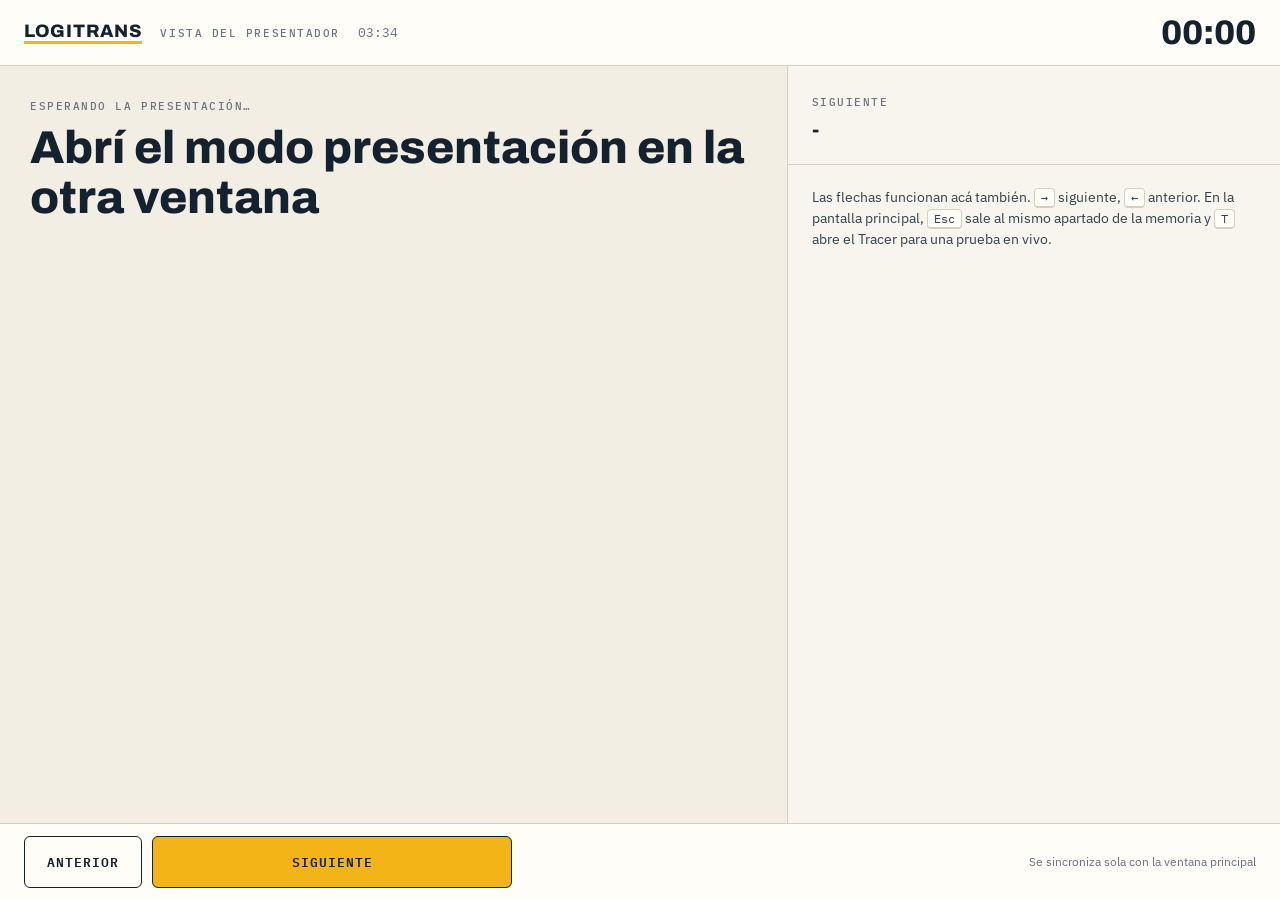
<file: presenter.html>
<!DOCTYPE html>
<html lang="es">
<head>
<meta charset="utf-8">
<meta name="viewport" content="width=device-width, initial-scale=1">
<title>Vista del presentador · LogiTrans</title>
<link rel="icon" href="assets/img/favicon.svg" type="image/svg+xml">
<link rel="stylesheet" href="css/fonts.css">
<script src="js/core/i18n.js"></script>
<style>
:root { --paper: #F2EEE4; --card: #F8F5EE; --white: #FFFDF8; --ink: #14212E; --ink-2: #33414F; --muted: #6B7380; --line: #D8D0BF; --sun: #F2B416; --sun-2: #FBE3A0; }
* { box-sizing: border-box; margin: 0; padding: 0; }
body { background: var(--paper); color: var(--ink); font: 16px/1.5 'IBM Plex Sans', system-ui, sans-serif; height: 100vh; display: grid; grid-template-rows: auto 1fr auto; overflow: hidden; }
header { display: flex; align-items: center; gap: 18px; padding: 14px 24px; border-bottom: 1px solid var(--line); background: var(--white); }
.logo { font: 800 18px 'Archivo', sans-serif; letter-spacing: .04em; border-bottom: 3px solid var(--sun); }
#timer { font: 800 34px 'Archivo', sans-serif; margin-left: auto; font-variant-numeric: tabular-nums; }
#clock { color: var(--muted); font: 13px 'IBM Plex Mono', monospace; }
main { display: grid; grid-template-columns: 1.6fr 1fr; min-height: 0; }
.now { padding: 26px 30px; overflow: auto; border-right: 1px solid var(--line); }
.lbl { font: 500 11px 'IBM Plex Mono', monospace; letter-spacing: .14em; text-transform: uppercase; color: var(--muted); }
h1 { font: 800 clamp(28px, 4vw, 46px)/1.08 'Archivo', sans-serif; margin: 8px 0 14px; }
.steps { display: flex; gap: 6px; margin: 10px 0 16px; align-items: center; }
.steps span { width: 30px; height: 6px; border-radius: 3px; background: var(--line); }
.steps span.on { background: var(--sun); }
.steps small { margin-left: 8px; color: var(--muted); font-size: 12px; }
#notes { font-size: clamp(17px, 1.6vw, 21px); line-height: 1.55; white-space: pre-line; }
aside { display: grid; grid-template-rows: auto 1fr; min-height: 0; background: var(--card); }
.next { padding: 22px 24px; border-bottom: 1px solid var(--line); }
.next b { display: block; font: 700 22px 'Archivo', sans-serif; margin-top: 6px; }
.tip { padding: 22px 24px; color: var(--ink-2); font-size: 14px; }
.tip kbd { font: 12px 'IBM Plex Mono', monospace; border: 1px solid var(--line); border-bottom-width: 2px; border-radius: 4px; padding: 1px 6px; background: var(--white); }
footer { display: flex; gap: 10px; padding: 12px 24px; border-top: 1px solid var(--line); background: var(--white); align-items: center; }
footer button { font: 600 13px 'IBM Plex Mono', monospace; letter-spacing: .08em; padding: 14px 22px; border-radius: 6px; border: 1px solid var(--ink); background: var(--white); color: var(--ink); cursor: pointer; text-transform: uppercase; }
footer button.big { background: var(--sun); flex: 1; max-width: 360px; }
footer .hint { margin-left: auto; color: var(--muted); font-size: 12px; }
#lost { position: fixed; inset: 0; background: rgba(242, 238, 228, .96); display: none; place-items: center; text-align: center; padding: 30px; }
#lost.on { display: grid; }
</style>
</head>
<body>
<header><span class="logo">LOGITRANS</span><span class="lbl">Vista del presentador</span><span id="clock"></span><span id="timer">00:00</span></header>
<main>
  <section class="now"><span class="lbl" id="pos">Esperando la presentación…</span><h1 id="title">Abrí el modo presentación en la otra ventana</h1><div class="steps" id="steps"></div><div id="notes"></div></section>
  <aside><div class="next"><span class="lbl">Siguiente</span><b id="next">-</b></div><div class="tip">Las flechas funcionan acá también. <kbd>→</kbd> siguiente, <kbd>←</kbd> anterior. En la pantalla principal, <kbd>Esc</kbd> sale al mismo apartado de la memoria y <kbd>T</kbd> abre el Tracer para una prueba en vivo.</div></aside>
</main>
<footer><button id="prev">Anterior</button><button class="big" id="nextB">Siguiente</button><span class="hint">Se sincroniza sola con la ventana principal</span></footer>
<div id="lost"><div><h1>Sin conexión con la presentación</h1><p>Abrí este archivo desde el botón «Presentador» del modo presentación.</p></div></div>
<script>
(function () {
  var bc = null; try { bc = new BroadcastChannel('lt-present'); } catch (e) { }
  var $ = function (s) { return document.querySelector(s); }, t0 = 0, last = 0;
  if (!bc) { $('#lost').classList.add('on'); return; }
  bc.onmessage = function (m) {
    var d = m.data; if (!d || d.t !== 'state') return;
    last = Date.now(); t0 = d.t0 || t0;
    $('#pos').textContent = 'Diapositiva ' + (d.i + 1) + ' de ' + d.n;
    $('#title').textContent = d.title;
    $('#notes').textContent = d.notes;
    $('#next').textContent = d.next;
    var h = ''; for (var i = 1; i <= d.steps; i++) h += '<span class="' + (i <= d.step ? 'on' : '') + '"></span>';
    $('#steps').innerHTML = d.steps ? h + '<small>paso ' + d.step + ' de ' + d.steps + '</small>' : '';
  };
  bc.postMessage({ t: 'hello' });
  $('#prev').onclick = function () { bc.postMessage({ t: 'prev' }); };
  $('#nextB').onclick = function () { bc.postMessage({ t: 'next' }); };
  document.addEventListener('keydown', function (e) {
    if (e.key === 'ArrowRight' || e.key === ' ' || e.key === 'PageDown') { e.preventDefault(); bc.postMessage({ t: 'next' }); }
    if (e.key === 'ArrowLeft' || e.key === 'PageUp') { e.preventDefault(); bc.postMessage({ t: 'prev' }); }
  });
  setInterval(function () {
    var d = new Date(); $('#clock').textContent = d.toTimeString().slice(0, 5);
    if (t0) { var s = Math.floor((Date.now() - t0) / 1000); $('#timer').textContent = String(Math.floor(s / 60)).padStart(2, '0') + ':' + String(s % 60).padStart(2, '0'); }
  }, 500);
})();
</script>
</body>
</html>
</file>
<file: css/fonts.css>
/* Archivo (titulares), IBM Plex Sans (texto), IBM Plex Mono (etiquetas y CLI). Todo local: funciona sin internet. */
@font-face{font-family:'Archivo';font-style:normal;font-weight:400 900;font-display:swap;src:url(../assets/fonts/Archivo-400_900-latin-ext.woff2) format('woff2');unicode-range:U+0100-02BA, U+02BD-02C5, U+02C7-02CC, U+02CE-02D7, U+02DD-02FF, U+0304, U+0308, U+0329, U+1D00-1DBF, U+1E00-1E9F, U+1EF2-1EFF, U+2020, U+20A0-20AB, U+20AD-20C4, U+2113, U+2C60-2C7F, U+A720-A7FF;}
@font-face{font-family:'Archivo';font-style:normal;font-weight:400 900;font-display:swap;src:url(../assets/fonts/Archivo-400_900-latin.woff2) format('woff2');unicode-range:U+0000-00FF, U+0131, U+0152-0153, U+02BB-02BC, U+02C6, U+02DA, U+02DC, U+0304, U+0308, U+0329, U+2000-206F, U+20AC, U+2122, U+2191, U+2193, U+2212, U+2215, U+FEFF, U+FFFD;}
@font-face{font-family:'IBM Plex Mono';font-style:normal;font-weight:400;font-display:swap;src:url(../assets/fonts/IBMPlexMono-400-latin-ext.woff2) format('woff2');unicode-range:U+0100-02BA, U+02BD-02C5, U+02C7-02CC, U+02CE-02D7, U+02DD-02FF, U+0304, U+0308, U+0329, U+1D00-1DBF, U+1E00-1E9F, U+1EF2-1EFF, U+2020, U+20A0-20AB, U+20AD-20C4, U+2113, U+2C60-2C7F, U+A720-A7FF;}
@font-face{font-family:'IBM Plex Mono';font-style:normal;font-weight:400;font-display:swap;src:url(../assets/fonts/IBMPlexMono-400-latin.woff2) format('woff2');unicode-range:U+0000-00FF, U+0131, U+0152-0153, U+02BB-02BC, U+02C6, U+02DA, U+02DC, U+0304, U+0308, U+0329, U+2000-206F, U+20AC, U+2122, U+2191, U+2193, U+2212, U+2215, U+FEFF, U+FFFD;}
@font-face{font-family:'IBM Plex Mono';font-style:normal;font-weight:500;font-display:swap;src:url(../assets/fonts/IBMPlexMono-500-latin-ext.woff2) format('woff2');unicode-range:U+0100-02BA, U+02BD-02C5, U+02C7-02CC, U+02CE-02D7, U+02DD-02FF, U+0304, U+0308, U+0329, U+1D00-1DBF, U+1E00-1E9F, U+1EF2-1EFF, U+2020, U+20A0-20AB, U+20AD-20C4, U+2113, U+2C60-2C7F, U+A720-A7FF;}
@font-face{font-family:'IBM Plex Mono';font-style:normal;font-weight:500;font-display:swap;src:url(../assets/fonts/IBMPlexMono-500-latin.woff2) format('woff2');unicode-range:U+0000-00FF, U+0131, U+0152-0153, U+02BB-02BC, U+02C6, U+02DA, U+02DC, U+0304, U+0308, U+0329, U+2000-206F, U+20AC, U+2122, U+2191, U+2193, U+2212, U+2215, U+FEFF, U+FFFD;}
@font-face{font-family:'IBM Plex Mono';font-style:normal;font-weight:600;font-display:swap;src:url(../assets/fonts/IBMPlexMono-600-latin-ext.woff2) format('woff2');unicode-range:U+0100-02BA, U+02BD-02C5, U+02C7-02CC, U+02CE-02D7, U+02DD-02FF, U+0304, U+0308, U+0329, U+1D00-1DBF, U+1E00-1E9F, U+1EF2-1EFF, U+2020, U+20A0-20AB, U+20AD-20C4, U+2113, U+2C60-2C7F, U+A720-A7FF;}
@font-face{font-family:'IBM Plex Mono';font-style:normal;font-weight:600;font-display:swap;src:url(../assets/fonts/IBMPlexMono-600-latin.woff2) format('woff2');unicode-range:U+0000-00FF, U+0131, U+0152-0153, U+02BB-02BC, U+02C6, U+02DA, U+02DC, U+0304, U+0308, U+0329, U+2000-206F, U+20AC, U+2122, U+2191, U+2193, U+2212, U+2215, U+FEFF, U+FFFD;}
@font-face {
  font-family: 'IBM Plex Sans';
  font-style: normal;
  font-weight: 400;
  font-stretch: 100%;
  font-display: swap;
  src: url(../assets/fonts/IBMPlexSans-400-latin-ext.woff2) format('woff2');
  unicode-range: U+0100-02BA, U+02BD-02C5, U+02C7-02CC, U+02CE-02D7, U+02DD-02FF, U+0304, U+0308, U+0329, U+1D00-1DBF, U+1E00-1E9F, U+1EF2-1EFF, U+2020, U+20A0-20AB, U+20AD-20C4, U+2113, U+2C60-2C7F, U+A720-A7FF;
}
@font-face {
  font-family: 'IBM Plex Sans';
  font-style: normal;
  font-weight: 400;
  font-stretch: 100%;
  font-display: swap;
  src: url(../assets/fonts/IBMPlexSans-400-latin.woff2) format('woff2');
  unicode-range: U+0000-00FF, U+0131, U+0152-0153, U+02BB-02BC, U+02C6, U+02DA, U+02DC, U+0304, U+0308, U+0329, U+2000-206F, U+20AC, U+2122, U+2191, U+2193, U+2212, U+2215, U+FEFF, U+FFFD;
}
@font-face {
  font-family: 'IBM Plex Sans';
  font-style: normal;
  font-weight: 500;
  font-stretch: 100%;
  font-display: swap;
  src: url(../assets/fonts/IBMPlexSans-500-latin-ext.woff2) format('woff2');
  unicode-range: U+0100-02BA, U+02BD-02C5, U+02C7-02CC, U+02CE-02D7, U+02DD-02FF, U+0304, U+0308, U+0329, U+1D00-1DBF, U+1E00-1E9F, U+1EF2-1EFF, U+2020, U+20A0-20AB, U+20AD-20C4, U+2113, U+2C60-2C7F, U+A720-A7FF;
}
@font-face {
  font-family: 'IBM Plex Sans';
  font-style: normal;
  font-weight: 500;
  font-stretch: 100%;
  font-display: swap;
  src: url(../assets/fonts/IBMPlexSans-500-latin.woff2) format('woff2');
  unicode-range: U+0000-00FF, U+0131, U+0152-0153, U+02BB-02BC, U+02C6, U+02DA, U+02DC, U+0304, U+0308, U+0329, U+2000-206F, U+20AC, U+2122, U+2191, U+2193, U+2212, U+2215, U+FEFF, U+FFFD;
}
@font-face {
  font-family: 'IBM Plex Sans';
  font-style: normal;
  font-weight: 600;
  font-stretch: 100%;
  font-display: swap;
  src: url(../assets/fonts/IBMPlexSans-600-latin-ext.woff2) format('woff2');
  unicode-range: U+0100-02BA, U+02BD-02C5, U+02C7-02CC, U+02CE-02D7, U+02DD-02FF, U+0304, U+0308, U+0329, U+1D00-1DBF, U+1E00-1E9F, U+1EF2-1EFF, U+2020, U+20A0-20AB, U+20AD-20C4, U+2113, U+2C60-2C7F, U+A720-A7FF;
}
@font-face {
  font-family: 'IBM Plex Sans';
  font-style: normal;
  font-weight: 600;
  font-stretch: 100%;
  font-display: swap;
  src: url(../assets/fonts/IBMPlexSans-600-latin.woff2) format('woff2');
  unicode-range: U+0000-00FF, U+0131, U+0152-0153, U+02BB-02BC, U+02C6, U+02DA, U+02DC, U+0304, U+0308, U+0329, U+2000-206F, U+20AC, U+2122, U+2191, U+2193, U+2212, U+2215, U+FEFF, U+FFFD;
}
</file>
<file: css/app.css>
/* =========================================================
   LOGITRANS · memoria interactiva
   Paleta de la web corporativa (Oliver): papel claro, tinta azul noche,
   acento amarillo. Estilo de plano técnico: retícula, cotas y «FIG.».
   ========================================================= */
:root {
  --paper: #F2EEE4;
  --paper-2: #E9E3D5;
  --card: #F8F5EE;
  --white: #FFFDF8;
  --ink: #14212E;
  --ink-2: #33414F;
  --muted: #6B7380;
  --line: #D8D0BF;
  --line-2: #BDB39E;
  --grid: rgba(20, 33, 46, .055);
  --sun: #F2B416;
  --sun-2: #FBE3A0;
  --sun-ink: #7A5800;
  --blue: #2B67B3;
  --green: #2E8A4C;
  --red: #C23D2E;
  --orange: #DD7419;
  --v10: #7457CF;
  --v20: #2B67B3;
  --v30: #C98F00;
  --v40: #C94A88;
  --v50: #2E8A4C;
  --v99: #0D8796;
  --font-h: 'Archivo', 'Arial Narrow', system-ui, sans-serif;
  --font: 'IBM Plex Sans', system-ui, -apple-system, 'Segoe UI', sans-serif;
  --mono: 'IBM Plex Mono', ui-monospace, Consolas, monospace;
  --top: 64px;
  --side: 292px;
  --ease: cubic-bezier(.2, .7, .1, 1);
  --shadow: 0 1px 0 rgba(20, 33, 46, .04), 0 10px 30px -18px rgba(20, 33, 46, .35);
  color-scheme: light;
}
* { box-sizing: border-box; }
html { scroll-padding-top: calc(var(--top) + 24px); -webkit-text-size-adjust: 100%; }
body {
  margin: 0; background: var(--paper); color: var(--ink);
  font: 16px/1.62 var(--font); -webkit-font-smoothing: antialiased;
}
a { color: inherit; }
img { max-width: 100%; display: block; }
button { font: inherit; color: inherit; cursor: pointer; }
::selection { background: var(--sun-2); }
:focus-visible { outline: 2px solid var(--sun); outline-offset: 2px; }
.mono { font-family: var(--mono); }
.sr { position: absolute; width: 1px; height: 1px; overflow: hidden; clip: rect(0 0 0 0); }

/* ---------- Etiquetas y piezas tipográficas ---------- */
.kick {
  display: inline-flex; align-items: center; gap: 12px;
  font: 500 11.5px/1 var(--mono); letter-spacing: .14em; text-transform: uppercase; color: var(--ink-2);
}
.kick::before { content: ''; width: 34px; height: 2px; background: var(--sun); }
.lbl { font: 500 10.5px/1.3 var(--mono); letter-spacing: .12em; text-transform: uppercase; color: var(--muted); }
.figcap {
  display: flex; justify-content: space-between; gap: 16px; flex-wrap: wrap;
  font: 500 10.5px/1.4 var(--mono); letter-spacing: .12em; text-transform: uppercase; color: var(--muted);
  padding-top: 10px;
}
h1, h2, h3, h4 { font-family: var(--font-h); letter-spacing: -.025em; line-height: 1.04; margin: 0; }

/* Botones */
.btn {
  display: inline-flex; align-items: center; gap: 10px; border: 0; border-radius: 2px;
  background: var(--ink); color: var(--paper); padding: 12px 18px;
  font: 600 11.5px/1 var(--mono); letter-spacing: .13em; text-transform: uppercase; text-decoration: none;
  transition: transform .15s var(--ease), background .15s;
}
.btn:hover { background: #22364a; }
.btn:active { transform: translateY(1px); }
.btn.ghost { background: transparent; color: var(--ink); box-shadow: inset 0 0 0 1.5px var(--ink); }
.btn.ghost:hover { background: var(--ink); color: var(--paper); }
.btn.sun { background: var(--sun); color: var(--ink); }
.btn.sun:hover { background: #ffc83a; }
.btn.sm { padding: 8px 12px; font-size: 10.5px; }
.btn[disabled] { opacity: .45; pointer-events: none; }
.link {
  font: 600 11.5px/1 var(--mono); letter-spacing: .13em; text-transform: uppercase;
  text-decoration: none; border-bottom: 2px solid var(--ink); padding-bottom: 5px; background: none; border-top: 0; border-left: 0; border-right: 0;
}
.link:hover { border-color: var(--sun); }
.chip {
  display: inline-flex; align-items: center; gap: 6px; padding: 3px 8px; border: 1.5px solid currentColor; border-radius: 2px;
  font: 600 10.5px/1.2 var(--mono); letter-spacing: .08em; text-transform: uppercase; white-space: nowrap;
}
.chip::before { content: ''; width: 7px; height: 7px; background: currentColor; }
.chip.fill { background: var(--sun); border-color: var(--sun); color: var(--ink); }
.chip.ok { color: var(--green); }
.chip.bad { color: var(--red); }
.chip.info { color: var(--blue); }
.chip.warn { color: var(--sun-ink); }
.vl { display: inline-block; padding: 1px 6px; border-radius: 2px; color: #fff; font: 600 11px/1.5 var(--mono); }
.kbd, kbd { font: 500 11px/1 var(--mono); padding: 3px 6px; border: 1px solid var(--line-2); border-bottom-width: 2px; border-radius: 3px; background: var(--white); color: var(--ink-2); }
code { font: 500 .88em/1.4 var(--mono); background: rgba(20, 33, 46, .07); padding: 1px 5px; border-radius: 2px; }

/* ---------- Barra superior ---------- */
.top {
  position: fixed; inset: 0 0 auto 0; height: var(--top); z-index: 50;
  display: flex; align-items: center; gap: 22px; padding: 0 22px;
  background: rgba(242, 238, 228, .93); backdrop-filter: blur(8px); border-bottom: 1px solid var(--line);
}
.brand { display: flex; align-items: center; gap: 12px; text-decoration: none; }
.brand svg { width: 38px; height: 30px; }
.brand b { font: 900 21px/1 var(--font-h); letter-spacing: -.02em; display: block; }
.brand small { font: 500 9.5px/1 var(--mono); letter-spacing: .16em; color: var(--muted); text-transform: uppercase; }
.top nav { display: flex; gap: 4px; margin-left: 18px; }
.top nav a {
  font: 500 11.5px/1 var(--mono); letter-spacing: .12em; text-transform: uppercase; text-decoration: none;
  padding: 9px 11px; border-radius: 2px; color: var(--ink-2);
}
.top nav a:hover { background: var(--paper-2); }
.top nav a.on { color: var(--ink); box-shadow: inset 0 -2px 0 var(--sun); }
.top .sp { flex: 1; }
.search-btn {
  display: flex; align-items: center; gap: 10px; min-width: 210px; padding: 8px 10px 8px 12px;
  background: var(--white); border: 1px solid var(--line); border-radius: 2px; color: var(--muted);
  font: 500 12px/1 var(--mono);
}
.search-btn:hover { border-color: var(--line-2); }
.search-btn kbd { margin-left: auto; }
.lang-btn { display: flex; padding: 3px; gap: 2px; background: var(--white); border: 1px solid var(--line); border-radius: 2px; cursor: pointer; }
.lang-btn span { font: 600 11px/1 var(--mono); letter-spacing: .08em; padding: 6px 7px; border-radius: 1px; color: var(--muted); }
.lang-btn span.on { background: var(--ink); color: var(--white); }
.lang-btn:hover { border-color: var(--line-2); }
.menu-btn { display: none; background: none; border: 0; padding: 8px; }
.menu-btn svg { width: 22px; height: 22px; }

/* ---------- Estructura ---------- */
.app { padding-top: var(--top); min-height: 100vh; }
.side {
  position: fixed; top: var(--top); bottom: 0; left: 0; width: var(--side); z-index: 30;
  overflow-y: auto; border-right: 1px solid var(--line); background: var(--paper);
  padding: 22px 14px 40px 22px; scrollbar-width: thin;
}
.side h6 { margin: 0 0 12px; }
.toc { list-style: none; margin: 0; padding: 0; }
.toc li { margin: 0; }
.toc .ch {
  font: 600 10.5px/1 var(--mono); letter-spacing: .14em; text-transform: uppercase; color: var(--muted);
  margin: 20px 0 8px; display: flex; gap: 8px; align-items: center;
}
.toc .ch::after { content: ''; flex: 1; height: 1px; background: var(--line); }
.toc a {
  display: grid; grid-template-columns: 50px 1fr; gap: 6px; align-items: baseline;
  text-decoration: none; padding: 6px 8px 6px 10px; border-left: 2px solid transparent; font-size: 13.5px; line-height: 1.3; color: var(--ink-2);
}
.toc a i { font: 500 11px/1 var(--mono); font-style: normal; color: var(--muted); }
.toc a:hover { background: var(--paper-2); color: var(--ink); }
.toc a.on { border-left-color: var(--sun); background: var(--white); color: var(--ink); font-weight: 600; }
.toc a.on i { color: var(--ink); }
.toc .subs { display: none; margin: 2px 0 6px 58px; border-left: 1px dashed var(--line-2); }
.toc a.on + .subs { display: block; }
.toc .subs a { grid-template-columns: 1fr; font-size: 12.5px; padding: 4px 10px; border: 0; color: var(--muted); }
.toc .subs a:hover { color: var(--ink); background: none; }
.toc .subs a.cur { color: var(--ink); font-weight: 600; }
.side-foot { margin-top: 26px; padding-top: 16px; border-top: 1px solid var(--line); display: grid; gap: 10px; }
.side-foot a { font: 500 11px/1.3 var(--mono); letter-spacing: .08em; color: var(--ink-2); text-decoration: none; }
.side-foot a:hover { color: var(--ink); text-decoration: underline; }

main#view { margin-left: var(--side); min-height: calc(100vh - var(--top)); }
.app.full .side { display: none; }
.app.full main#view { margin-left: 0; }

/* ---------- Documento ---------- */
.doc { display: grid; grid-template-columns: minmax(0, 1fr) 230px; gap: 48px; max-width: 1260px; margin: 0 auto; padding: 48px 48px 90px; }
.doc-main { min-width: 0; }
.doc-head { padding-bottom: 30px; margin-bottom: 18px; border-bottom: 2px solid var(--ink); }
.doc-head .crumbs { font: 500 11px/1 var(--mono); letter-spacing: .12em; text-transform: uppercase; color: var(--muted); margin-bottom: 20px; display: flex; gap: 10px; flex-wrap: wrap; }
.doc-head .crumbs a { text-decoration: none; }
.doc-head .crumbs a:hover { color: var(--ink); }
.doc-head .num { font: 800 15px/1 var(--mono); color: var(--sun-ink); display: block; margin-bottom: 10px; letter-spacing: .02em; }
.doc-head h1 { font-size: clamp(36px, 4.6vw, 62px); font-weight: 900; max-width: 18ch; }
.doc-head .lead { font-size: 19px; line-height: 1.55; color: var(--ink-2); max-width: 62ch; margin: 20px 0 0; }
.doc-head .meta { display: flex; gap: 10px; flex-wrap: wrap; margin-top: 22px; }

.sub { padding: 34px 0 6px; border-bottom: 1px solid var(--line); }
.sub:last-child { border-bottom: 0; }
.sub > h2 { font-size: 27px; font-weight: 800; margin-bottom: 18px; display: flex; gap: 14px; align-items: baseline; }
.sub > h2 small { font: 600 13px/1 var(--mono); color: var(--sun-ink); letter-spacing: 0; flex: none; }
.sub > h2 a.anchor { opacity: 0; text-decoration: none; color: var(--muted); font-size: 18px; transition: opacity .15s; }
.sub > h2:hover a.anchor { opacity: 1; }
.prose { max-width: 70ch; }
.prose p { margin: 0 0 16px; }
.prose ul, .prose ol { margin: 0 0 18px; padding-left: 0; list-style: none; }
.prose li { position: relative; padding-left: 22px; margin-bottom: 9px; }
.prose ul > li::before { content: ''; position: absolute; left: 2px; top: .68em; width: 8px; height: 2px; background: var(--sun); }
.prose ol { counter-reset: n; }
.prose ol > li { counter-increment: n; padding-left: 30px; }
.prose ol > li::before { content: counter(n, decimal-leading-zero); position: absolute; left: 0; top: .2em; font: 600 11px/1.4 var(--mono); color: var(--sun-ink); }
.prose strong { font-weight: 600; }
.prose h3 { font-size: 15px; font-family: var(--mono); font-weight: 600; letter-spacing: .1em; text-transform: uppercase; margin: 26px 0 12px; color: var(--ink-2); }
.wide { margin: 22px 0 28px; }

/* Nota y aviso */
.note {
  display: grid; grid-template-columns: auto 1fr; gap: 14px; align-items: start; max-width: 74ch;
  padding: 14px 16px; margin: 4px 0 20px; background: var(--white); border: 1px solid var(--line); border-left: 4px solid var(--sun); font-size: 14.5px;
}
.note b.t { font: 600 10.5px/1.6 var(--mono); letter-spacing: .12em; text-transform: uppercase; color: var(--sun-ink); }
.note.lim { border-left-color: var(--blue); }
.note.lim b.t { color: var(--blue); }
.note.fix { border-left-color: var(--green); }
.note.fix b.t { color: var(--green); }

/* Tablas */
.tbl-wrap { margin: 18px 0 26px; overflow-x: auto; border-top: 2px solid var(--ink); }
.tbl-cap { font: 600 10.5px/1.4 var(--mono); letter-spacing: .12em; text-transform: uppercase; color: var(--muted); padding: 10px 0 0; }
table.t { width: 100%; border-collapse: collapse; font-size: 14px; line-height: 1.45; }
table.t th { text-align: left; font: 600 10.5px/1.3 var(--mono); letter-spacing: .1em; text-transform: uppercase; color: var(--muted); padding: 11px 12px 9px; border-bottom: 1px solid var(--line-2); vertical-align: bottom; white-space: nowrap; }
table.t td { padding: 11px 12px; border-bottom: 1px solid var(--line); vertical-align: top; }
table.t tr:hover td { background: rgba(255, 253, 248, .7); }
table.t td.m, table.t .m { font-family: var(--mono); font-size: 13px; white-space: nowrap; }
table.t td.b { font-weight: 600; }
table.t tr.tot td { font-weight: 700; border-top: 2px solid var(--ink); background: var(--paper-2); }
table.t td:first-child, table.t th:first-child { padding-left: 2px; }

/* Tarjeta de comprobación (Equipo · Comando · Qué muestra) */
.chk {
  display: grid; grid-template-columns: 1fr 210px; margin: 14px 0; background: var(--white); border: 1px solid var(--line);
  transition: border-color .15s, box-shadow .2s;
}
.chk:hover { border-color: var(--line-2); box-shadow: var(--shadow); }
.chk .c-body { padding: 16px 18px; min-width: 0; }
.chk .c-top { display: flex; flex-wrap: wrap; gap: 8px 14px; align-items: center; margin-bottom: 10px; }
.chk .c-dev { font: 700 12px/1 var(--mono); padding: 5px 8px; background: var(--ink); color: var(--paper); border-radius: 2px; letter-spacing: .04em; }
.chk .c-cmd { font: 500 13px/1.4 var(--mono); color: var(--ink); word-break: break-word; }
.chk .c-cmd::before { content: '> '; color: var(--sun-ink); }
.chk p { margin: 0; font-size: 14.5px; color: var(--ink-2); }
.chk .c-act { display: flex; gap: 14px; margin-top: 14px; flex-wrap: wrap; }
.chk .c-act button { background: none; border: 0; padding: 0 0 4px; border-bottom: 2px solid var(--ink); font: 600 10.5px/1 var(--mono); letter-spacing: .12em; text-transform: uppercase; }
.chk .c-act button:hover { border-color: var(--sun); }
.chk .c-act button.run { border-color: var(--sun); }
.chk .c-img { position: relative; border-left: 1px solid var(--line); background: var(--paper-2) center/cover no-repeat; cursor: zoom-in; min-height: 120px; }
.chk .c-img span { position: absolute; left: 8px; bottom: 8px; font: 600 10px/1 var(--mono); letter-spacing: .1em; background: var(--white); padding: 4px 6px; border: 1px solid var(--line); }

/* Figura de evidencia (plano, alzado) */
.fig { margin: 22px 0 28px; }
.fig .fig-frame { background: var(--white); border: 1px solid var(--line); padding: 14px; cursor: zoom-in; }
.fig img { width: 100%; height: auto; }

/* Rejilla de evidencias */
.ev-grid { display: grid; grid-template-columns: repeat(auto-fill, minmax(150px, 1fr)); gap: 10px; margin: 16px 0 24px; }
.ev-grid button { padding: 0; border: 1px solid var(--line); background: var(--white); text-align: left; }
.ev-grid button img { width: 100%; aspect-ratio: 16/10; object-fit: cover; object-position: top left; }
.ev-grid button span { display: block; padding: 6px 8px; font: 500 10.5px/1.35 var(--mono); color: var(--ink-2); }

/* Columna derecha */
.rail { position: sticky; top: calc(var(--top) + 30px); align-self: start; font-size: 13px; }
.rail .lbl { display: block; margin-bottom: 12px; }
.rail ol { list-style: none; margin: 0 0 26px; padding: 0; border-left: 1px solid var(--line); }
.rail ol a { display: block; padding: 5px 0 5px 14px; margin-left: -1px; border-left: 2px solid transparent; text-decoration: none; color: var(--muted); line-height: 1.35; }
.rail ol a i { font: 500 10.5px/1 var(--mono); font-style: normal; display: block; margin-bottom: 2px; }
.rail ol a:hover { color: var(--ink); }
.rail ol a.cur { color: var(--ink); border-left-color: var(--ink); }
.rail .rail-box { border: 1px solid var(--line); background: var(--white); padding: 14px; margin-bottom: 14px; }
.rail .rail-box p { margin: 6px 0 12px; color: var(--ink-2); }

/* Siguiente / anterior */
.pager { display: grid; grid-template-columns: 1fr 1fr; gap: 16px; margin-top: 56px; }
.pager a { display: block; text-decoration: none; padding: 20px 22px; border: 1.5px solid var(--ink); background: var(--white); transition: background .15s, transform .15s; }
.pager a:hover { background: var(--sun); transform: translateY(-2px); }
.pager a.next { text-align: right; }
.pager a small { font: 500 10.5px/1 var(--mono); letter-spacing: .14em; text-transform: uppercase; color: var(--ink-2); display: block; margin-bottom: 8px; }
.pager a b { font: 800 20px/1.15 var(--font-h); letter-spacing: -.02em; }
.pager span:empty { display: block; }

/* ---------- Portada ---------- */
.hero { position: relative; border-bottom: 1px solid var(--line); overflow: hidden; }
.hero-in { display: grid; grid-template-columns: minmax(0, 1.05fr) minmax(0, 1fr); gap: 40px; align-items: center; max-width: 1360px; margin: 0 auto; padding: 70px 48px 60px; }
.hero h1 { font-size: clamp(46px, 6.2vw, 96px); font-weight: 900; line-height: .98; letter-spacing: -.04em; margin: 22px 0 26px; }
.hero h1 em { font-style: normal; background: linear-gradient(transparent 62%, var(--sun) 62%, var(--sun) 90%, transparent 90%); }
.hero p.lead { font-size: 19px; color: var(--ink-2); max-width: 52ch; margin: 0 0 30px; }
.hero .cta { display: flex; gap: 22px; align-items: center; flex-wrap: wrap; }
.hero-fig { position: relative; }
.hero-fig svg { width: 100%; height: auto; overflow: visible; }
.facts { display: grid; grid-template-columns: repeat(6, 1fr); border-top: 1px solid var(--line); max-width: 1360px; margin: 0 auto; }
.facts > div { padding: 22px 24px; border-right: 1px solid var(--line); }
.facts > div:last-child { border-right: 0; }
.facts b { display: block; font: 800 30px/1.05 var(--font-h); letter-spacing: -.03em; margin-top: 8px; }
.home-sec { max-width: 1360px; margin: 0 auto; padding: 70px 48px; }
.home-sec + .home-sec { border-top: 1px solid var(--line); }
.home-sec > header { display: grid; grid-template-columns: 1fr 1fr; gap: 40px; align-items: end; margin-bottom: 36px; }
.home-sec > header h2 { font-size: clamp(32px, 3.6vw, 52px); font-weight: 900; margin-top: 16px; }
.home-sec > header p { margin: 0; color: var(--ink-2); font-size: 17px; max-width: 56ch; }
.chapters { display: grid; grid-template-columns: repeat(3, 1fr); gap: 0; border-top: 2px solid var(--ink); border-left: 1px solid var(--line); }
.chapter { border-right: 1px solid var(--line); border-bottom: 1px solid var(--line); padding: 24px 24px 18px; background: transparent; transition: background .15s; }
.chapter:hover { background: var(--white); }
.chapter .n { font: 800 44px/1 var(--font-h); letter-spacing: -.04em; color: var(--sun); -webkit-text-stroke: 1.2px var(--ink); }
.chapter h3 { font-size: 22px; font-weight: 800; margin: 10px 0 14px; }
.chapter ul { list-style: none; margin: 0; padding: 0; }
.chapter li a { display: grid; grid-template-columns: 44px 1fr; gap: 6px; padding: 5px 0; text-decoration: none; font-size: 14px; color: var(--ink-2); border-top: 1px dashed var(--line); }
.chapter li a i { font: 500 11px/1.6 var(--mono); font-style: normal; color: var(--muted); }
.chapter li a:hover { color: var(--ink); }
.chapter li a:hover i { color: var(--sun-ink); }
.tracer-teaser { display: grid; grid-template-columns: 1fr 1.25fr; gap: 0; border: 2px solid var(--ink); background: var(--white); }
.tracer-teaser .tt-txt { padding: 36px; border-right: 1px solid var(--line); }
.tracer-teaser h3 { font-size: 34px; font-weight: 900; margin: 16px 0 14px; }
.tracer-teaser p { color: var(--ink-2); margin: 0 0 22px; }
.tracer-teaser ul { margin: 0 0 26px; padding: 0; list-style: none; font-size: 14.5px; }
.tracer-teaser li { padding: 7px 0; border-top: 1px dashed var(--line); display: flex; gap: 10px; }
.tracer-teaser li b { font: 600 12px/1.6 var(--mono); min-width: 120px; }
.tracer-teaser .tt-fig { position: relative; background: var(--paper); min-height: 340px; }
.team { display: grid; grid-template-columns: repeat(4, 1fr); border-top: 2px solid var(--ink); }
.team > div { padding: 22px 22px 24px; border-right: 1px solid var(--line); }
.team > div:last-child { border-right: 0; }
.team .av { width: 52px; height: 52px; display: grid; place-items: center; background: var(--ink); color: var(--sun); font: 900 24px/1 var(--font-h); margin-bottom: 16px; }
.team b { font: 800 19px/1.15 var(--font-h); display: block; }
.team small { display: block; margin: 6px 0 10px; }
.team p { margin: 0; font-size: 14px; color: var(--ink-2); }
.dl-grid { display: grid; grid-template-columns: repeat(4, 1fr); gap: 14px; }
.dl { display: block; padding: 18px; border: 1px solid var(--line); background: var(--white); text-decoration: none; transition: border-color .15s, transform .15s; }
.dl:hover { border-color: var(--ink); transform: translateY(-2px); }
.dl b { display: block; font: 700 16px/1.25 var(--font-h); margin: 10px 0 6px; }
.dl span { font: 500 11px/1 var(--mono); color: var(--muted); }

/* ---------- Buscador (Ctrl+K) ---------- */
.overlay { position: fixed; inset: 0; z-index: 200; background: rgba(20, 33, 46, .38); backdrop-filter: blur(3px); display: none; }
.overlay.open { display: block; }
.palette { width: min(680px, 92vw); margin: 11vh auto 0; background: var(--paper); border: 2px solid var(--ink); box-shadow: 0 30px 60px -20px rgba(20, 33, 46, .5); }
.palette input { width: 100%; border: 0; border-bottom: 1px solid var(--line); background: var(--white); padding: 18px 20px; font: 500 17px/1.2 var(--font); color: var(--ink); outline: none; }
.palette ul { list-style: none; margin: 0; padding: 6px; max-height: 56vh; overflow-y: auto; }
.palette li { display: grid; grid-template-columns: 80px 1fr auto; gap: 10px; align-items: center; padding: 10px 12px; cursor: pointer; font-size: 14.5px; }
.palette li i { font: 600 11px/1 var(--mono); font-style: normal; color: var(--sun-ink); }
.palette li small { font: 500 10.5px/1 var(--mono); color: var(--muted); letter-spacing: .08em; text-transform: uppercase; }
.palette li.sel { background: var(--ink); color: var(--paper); }
.palette li.sel i { color: var(--sun); }
.palette li.sel small { color: #9fb0c0; }
.palette li em { font-style: normal; background: var(--sun-2); color: var(--ink); }
.palette .foot { display: flex; gap: 16px; padding: 10px 14px; border-top: 1px solid var(--line); font: 500 10.5px/1 var(--mono); color: var(--muted); }

/* ---------- Visor de capturas ---------- */
#lightbox { position: fixed; inset: 0; z-index: 300; display: none; background: rgba(20, 33, 46, .92); color: var(--paper); }
#lightbox.open { display: grid; grid-template-rows: auto minmax(0, 1fr) auto auto; }
#lightbox .lb-top { display: flex; align-items: center; gap: 16px; padding: 14px 20px; font: 500 11.5px/1 var(--mono); letter-spacing: .12em; text-transform: uppercase; }
#lightbox .lb-top b { color: var(--sun); }
#lightbox .lb-top .sp { flex: 1; }
#lightbox .lb-top button { background: none; border: 1px solid rgba(242, 238, 228, .3); color: var(--paper); padding: 8px 12px; font: 600 11px/1 var(--mono); letter-spacing: .1em; }
#lightbox .lb-top button:hover { border-color: var(--sun); color: var(--sun); }
#lightbox .stage { display: grid; grid-template: minmax(0, 1fr) / minmax(0, 1fr); place-items: center; padding: 0 70px; min-height: 0; position: relative; }
#lightbox .stage img { max-height: 100%; max-width: 100%; object-fit: contain; background: #fff; box-shadow: 0 20px 60px rgba(0, 0, 0, .4); }
#lightbox .nav { position: absolute; top: 50%; transform: translateY(-50%); width: 46px; height: 46px; border-radius: 50%; border: 1px solid rgba(242, 238, 228, .35); background: rgba(20, 33, 46, .6); color: var(--paper); font-size: 20px; }
#lightbox .nav:hover { background: var(--sun); color: var(--ink); border-color: var(--sun); }
#lightbox #lb-prev { left: 14px; } #lightbox #lb-next { right: 14px; }
#lightbox #lb-cap { text-align: center; padding: 14px 20px 4px; font-size: 15px; max-width: 900px; margin: 0 auto; }
#lightbox #lb-cap small { display: block; font: 600 10.5px/1 var(--mono); letter-spacing: .14em; color: var(--sun); margin-bottom: 8px; }
#lightbox #lb-strip { display: flex; gap: 6px; overflow-x: auto; padding: 10px 20px 16px; justify-content: safe center; }
#lightbox #lb-strip img { height: 46px; width: 74px; object-fit: cover; object-position: top left; opacity: .5; cursor: pointer; border: 2px solid transparent; flex: none; }
#lightbox #lb-strip img.on { opacity: 1; border-color: var(--sun); }

/* Aviso flotante */
#toast { position: fixed; left: 50%; bottom: 26px; transform: translate(-50%, 20px); z-index: 400; background: var(--ink); color: var(--paper); padding: 11px 18px; font: 500 12.5px/1.3 var(--mono); opacity: 0; pointer-events: none; transition: .25s var(--ease); border-left: 4px solid var(--sun); }
#toast.on { opacity: 1; transform: translate(-50%, 0); }

/* Aparición suave al entrar en pantalla */
.rv { opacity: 0; transform: translateY(14px); transition: opacity .6s var(--ease), transform .6s var(--ease); }
.rv.in { opacity: 1; transform: none; }

/* Retícula de plano */
.grid-bg {
  background-color: var(--white);
  background-image: linear-gradient(var(--grid) 1px, transparent 1px), linear-gradient(90deg, var(--grid) 1px, transparent 1px);
  background-size: 24px 24px;
}

/* ---------- Adaptación ---------- */
@media (max-width: 1240px) {
  .doc { grid-template-columns: minmax(0, 1fr); padding: 40px 36px 80px; }
  .rail { display: none; }
  .facts { grid-template-columns: repeat(3, 1fr); }
  .facts > div:nth-child(3) { border-right: 0; }
  .facts > div:nth-child(-n+3) { border-bottom: 1px solid var(--line); }
}
@media (max-width: 1000px) {
  :root { --side: 0px; }
  .menu-btn { display: block; }
  .side { width: 300px; transform: translateX(-102%); transition: transform .25s var(--ease); box-shadow: 10px 0 30px -10px rgba(20, 33, 46, .3); }
  .app.menu .side { transform: none; }
  .top nav { display: none; }
  .search-btn { min-width: 0; }
  .search-btn span { display: none; }
  .hero-in { grid-template-columns: 1fr; padding: 46px 24px 40px; }
  .home-sec { padding: 54px 24px; }
  .home-sec > header { grid-template-columns: 1fr; gap: 16px; }
  .chapters { grid-template-columns: 1fr 1fr; }
  .tracer-teaser { grid-template-columns: 1fr; }
  .tracer-teaser .tt-txt { border-right: 0; border-bottom: 1px solid var(--line); }
  .team { grid-template-columns: 1fr 1fr; }
  .team > div:nth-child(2) { border-right: 0; }
  .team > div:nth-child(-n+2) { border-bottom: 1px solid var(--line); }
  .dl-grid { grid-template-columns: 1fr 1fr; }
}
@media (max-width: 640px) {
  .top { padding: 0 12px; gap: 10px; }
  .brand small { display: none; }
  .top .btn.present span { display: none; }
  .doc { padding: 28px 18px 70px; }
  .doc-head h1 { font-size: 34px; }
  .sub > h2 { font-size: 22px; }
  .chk { grid-template-columns: 1fr; }
  .chk .c-img { border-left: 0; border-top: 1px solid var(--line); min-height: 150px; }
  .chapters, .team, .dl-grid { grid-template-columns: 1fr; }
  .team > div { border-right: 0; border-bottom: 1px solid var(--line); }
  .facts { grid-template-columns: 1fr 1fr; }
  .facts > div { border-right: 0 !important; border-bottom: 1px solid var(--line); }
  .facts b { font-size: 24px; }
  .pager { grid-template-columns: 1fr; }
  .hero h1 { font-size: 44px; }
  #lightbox .stage { padding: 0 8px; }
  #lightbox .nav { display: none; }
}
@media (prefers-reduced-motion: reduce) {
  *, *::before, *::after { animation-duration: .01ms !important; transition-duration: .01ms !important; }
  .rv { opacity: 1; transform: none; }
}
@media print {
  .top, .side, .rail, .pager, .c-act { display: none !important; }
  main#view { margin: 0; }
  .app { padding: 0; }
}

/* =========================================================
   Portada v2 y presupuesto
   ========================================================= */
.home { overflow-x: clip; }
main#view:focus, main#view:focus-visible { outline: none; }
.home .hero h1 { font-size: clamp(40px, 4.9vw, 80px); line-height: 1; }
.hero-txt .kick { margin-bottom: 0; }
.hero-cta { display: flex; gap: 12px; align-items: center; flex-wrap: wrap; }
.hero-cta kbd { margin-left: 6px; }
.hero-fig { margin: 0; border: 2px solid var(--ink); background: var(--white); box-shadow: 10px 10px 0 var(--sun); }
.hero-map { position: relative; aspect-ratio: 1600 / 760; min-height: 260px; background: var(--paper); }
.hero-fig .figcap { display: flex; justify-content: space-between; gap: 12px; padding: 9px 14px; border-top: 1px solid var(--line); margin: 0; }
.fact span { font-size: 13px; color: var(--muted); }
.how-grid { display: grid; grid-template-columns: repeat(4, 1fr); gap: 16px; }
.how-c { position: relative; padding: 24px 22px 20px; background: var(--white); border: 1px solid var(--line); border-top: 4px solid var(--ink); display: flex; flex-direction: column; transition: transform .2s var(--ease), box-shadow .2s; }
.how-c:nth-child(2) { border-top-color: var(--sun); }
.how-c:nth-child(3) { border-top-color: var(--v50); }
.how-c:nth-child(4) { border-top-color: var(--v20); }
.how-c:hover { transform: translateY(-4px); box-shadow: var(--shadow); }
.how-c .n { font: 600 12px/1 var(--mono); color: var(--muted); letter-spacing: .1em; }
.how-c h3 { font-size: 22px; font-weight: 800; margin: 12px 0 10px; }
.how-c p { font-size: 14.5px; color: var(--ink-2); margin: 0 0 16px; flex: 1; }
.how-c .link { align-self: flex-start; background: none; border: 0; padding: 0; font: inherit; font-weight: 600; cursor: pointer; }
.sec-head { display: grid; grid-template-columns: 1fr 1fr; gap: 10px 40px; align-items: end; margin-bottom: 36px; }
.sec-head .kick { grid-column: 1 / -1; }
.sec-head h2 { font-size: clamp(32px, 3.6vw, 52px); font-weight: 900; margin: 0; }
.sec-head p { margin: 0; color: var(--ink-2); font-size: 17px; max-width: 56ch; }
.chapter .ch-n { font: 900 54px/1 var(--font-h); letter-spacing: -.04em; color: var(--sun); -webkit-text-stroke: 1.4px var(--ink); }
.chapter ol { list-style: none; margin: 0; padding: 0; }
.tracer-teaser { display: block; border: 0; border-top: 2px solid var(--ink); border-bottom: 2px solid var(--ink); background: var(--sun); color: var(--ink); max-width: none; padding: 0; position: relative; overflow: hidden; }
.tracer-teaser::before { content: ''; position: absolute; inset: 0; background-image: linear-gradient(rgba(20, 33, 46, .07) 1px, transparent 1px), linear-gradient(90deg, rgba(20, 33, 46, .07) 1px, transparent 1px); background-size: 28px 28px; }
.tt-in { position: relative; max-width: 1360px; margin: 0 auto; padding: 70px 48px; }
.tracer-teaser h2 { font-size: clamp(32px, 4vw, 58px); font-weight: 900; max-width: 18ch; margin: 14px 0 18px; }
.tracer-teaser h2 + p { color: var(--ink-2); max-width: 70ch; font-size: 17px; }
.tracer-teaser code { background: var(--ink); color: var(--sun); padding: 1px 6px; }
.tracer-teaser .kick { color: var(--ink); }
.sc-chips { display: flex; flex-wrap: wrap; gap: 10px; margin-top: 26px; }
.sc-chips a { display: inline-flex; gap: 10px; align-items: center; padding: 10px 14px; border: 1.5px solid var(--ink); background: var(--white); color: var(--ink); text-decoration: none; font-size: 14px; transition: background .15s, color .15s, transform .15s; }
.sc-chips a i { font: 500 11px var(--mono); font-style: normal; color: var(--sun-ink); }
.sc-chips a:hover { background: var(--ink); color: var(--paper); transform: translateY(-2px); }
.sc-chips a:hover i { color: var(--sun); }
.sc-chips a.more { border-style: dashed; background: transparent; }
.team .member { padding: 22px 22px 24px; border-right: 1px solid var(--line); }
.team .member:last-child { border-right: 0; }
.team .av { background: var(--c, var(--ink)); color: var(--white); }
.sprints { display: grid; grid-template-columns: repeat(3, 1fr); gap: 16px; margin-top: 30px; }
.sprint { padding: 20px 22px; background: var(--white); border: 1px solid var(--line); }
.sprint:last-child { border: 2px solid var(--ink); box-shadow: 6px 6px 0 var(--sun); }
.sprint h4 { font-size: 19px; margin: 8px 0 10px; }
.sprint ul { margin: 0; padding-left: 18px; font-size: 14px; color: var(--ink-2); }
.dl small { font-size: 12px; color: var(--muted); }
.foot-home { display: flex; justify-content: space-between; flex-wrap: wrap; gap: 10px; max-width: 1360px; margin: 0 auto; padding: 26px 48px 40px; border-top: 1px solid var(--line); font: 12px var(--mono); color: var(--muted); }
.budget { max-width: 1180px; margin: 0 auto; padding: 50px 48px 90px; }
.b-total { display: grid; grid-template-columns: 1fr 1fr 1.3fr; border: 2px solid var(--ink); background: var(--white); margin: 30px 0 40px; }
.b-total > div { padding: 22px 26px; border-right: 1px solid var(--line); }
.b-total > div:last-child { border-right: 0; }
.b-total b { display: block; font: 900 clamp(28px, 3.4vw, 46px)/1.05 var(--font-h); letter-spacing: -.03em; margin: 8px 0 2px; font-variant-numeric: tabular-nums; }
.b-total small { color: var(--muted); font-size: 13px; }
.b-total .big { background: var(--sun); }
.b-chart { margin: 0; }
.b-chart ol { list-style: none; margin: 0; padding: 0; border-top: 2px solid var(--ink); }
.b-chart li { display: grid; grid-template-columns: minmax(180px, 1.1fr) 2fr 130px; gap: 18px; align-items: center; padding: 12px 0; border-bottom: 1px solid var(--line); }
.b-l b { display: block; font-size: 15px; }
.b-l small, .b-v small { color: var(--muted); font-size: 12px; }
.b-bar { height: 16px; background: var(--paper-2); }
.b-bar i { display: block; height: 100%; width: 0; background: var(--ink); transition: width 1.1s var(--ease); }
.b-chart li:first-child .b-bar i { background: var(--sun); }
.rv.in .b-bar i, .b-chart li.in .b-bar i { width: var(--w); }
.b-v { text-align: right; font-variant-numeric: tabular-nums; }
.b-v b { display: block; font-family: var(--mono); font-size: 14px; }
.b-note { margin-top: 26px; font-size: 17px; color: var(--ink-2); max-width: 70ch; border-left: 4px solid var(--sun); padding-left: 16px; }
.help-in dl { display: grid; grid-template-columns: auto 1fr; gap: 10px 22px; margin: 16px 0 0; }
.help-in dd { margin: 0; color: var(--ink-2); }
.help-in { padding: 26px 28px; }
@media (max-width: 1240px) {
  .how-grid { grid-template-columns: 1fr 1fr; }
}
@media (max-width: 1000px) {
  .sec-head { grid-template-columns: 1fr; }
  .tt-in { padding: 54px 24px; }
  .sprints { grid-template-columns: 1fr; }
  .team .member:nth-child(2) { border-right: 0; }
  .team .member:nth-child(-n+2) { border-bottom: 1px solid var(--line); }
  .budget { padding: 36px 24px 70px; }
}
@media (max-width: 640px) {
  .how-grid { grid-template-columns: 1fr; }
  .team .member { border-right: 0; border-bottom: 1px solid var(--line); }
  .b-total { grid-template-columns: 1fr; }
  .b-total > div { border-right: 0; border-bottom: 1px solid var(--line); }
  .b-chart li { grid-template-columns: 1fr 100px; }
  .b-bar { grid-column: 1 / -1; grid-row: 2; }
  .foot-home { padding: 22px 18px 34px; }
  .hero-fig { box-shadow: 6px 6px 0 var(--sun); }
}
@media (max-width: 1000px) {
  .search-btn kbd { display: none; }
  .search-btn { padding: 0 12px; height: 38px; }
  .side { box-shadow: none; }
  .app.menu .side { box-shadow: 10px 0 30px -10px rgba(20, 33, 46, .3); }
}
@media (max-width: 640px) {
  .top .btn.present { padding: 0 12px; height: 38px; min-width: 0; }
  .brand b { font-size: 16px; }
}
.toc .ch a { display: inline; padding: 0; margin: 0; border: 0; background: none; font: inherit; letter-spacing: inherit; color: inherit; text-decoration: none; }
.toc .ch a:hover { color: var(--ink); }

/* ---------- Equipo: quién hizo qué (Trello + Gantt) ---------- */
.team2 { display: grid; grid-template-columns: repeat(2, minmax(0, 1fr)); gap: 18px; }
.member2 { background: var(--white); border: 1px solid var(--line); border-top: 4px solid var(--c, var(--ink)); padding: 22px 24px 20px; min-width: 0; }
.member2 header { display: grid; grid-template-columns: auto 1fr auto; gap: 14px; align-items: center; }
.member2 .av, .matrix th .av { width: 48px; height: 48px; display: grid; place-items: center; background: var(--c, var(--ink)); color: var(--white); font: 900 22px/1 var(--font-h); }
.member2 b { font: 800 19px/1.15 var(--font-h); display: block; }
.member2 small { display: block; margin-top: 4px; color: var(--muted); font: 500 12px/1.3 var(--mono); letter-spacing: .06em; text-transform: uppercase; }
.member2 dl { display: flex; gap: 16px; margin: 0; }
.member2 dl div { text-align: right; }
.member2 dt { font: 900 24px/1 var(--font-h); }
.member2 dd { margin: 3px 0 0; font: 500 10px/1.2 var(--mono); letter-spacing: .1em; text-transform: uppercase; color: var(--muted); }
.member2 .does { margin: 14px 0 16px; font-size: 14.5px; color: var(--ink-2); }
.member2 .tasks { list-style: none; margin: 8px 0 0; padding: 0; border-top: 1px solid var(--line); }
.member2 .tasks li { display: flex; flex-wrap: wrap; align-items: baseline; gap: 4px 10px; padding: 8px 0; border-bottom: 1px solid var(--line); font-size: 14px; }
.member2 .tn { font-weight: 600; }
.member2 .with { font-style: normal; font: 500 11px/1.3 var(--mono); color: var(--muted); }
.member2 .pts { margin-left: auto; display: flex; gap: 4px; }
.pt { font: 600 11px/1 var(--mono); padding: 4px 6px; background: var(--paper); border: 1px solid var(--line); color: var(--ink); text-decoration: none; }
.pt:hover { background: var(--sun); border-color: var(--sun); }
.member2 .s1 { margin: 12px 0 0; font-size: 13px; color: var(--ink-2); }
.member2 .s1 .lbl { margin-right: 6px; }
.matrix { margin-top: 30px; background: var(--white); border: 1px solid var(--line); padding: 22px 24px; }
.mx-head { display: flex; flex-wrap: wrap; justify-content: space-between; align-items: baseline; gap: 10px 30px; margin-bottom: 14px; }
.mx-head h3 { margin: 0; font-size: 22px; }
.legend { margin: 0; display: flex; align-items: center; gap: 8px; font-size: 13px; color: var(--ink-2); }
.legend .dot { display: inline-grid; margin-left: 10px; --c: var(--ink); }
.mx-scroll { overflow-x: auto; }
.matrix table { width: 100%; border-collapse: collapse; font-size: 14px; }
.matrix thead th { text-align: center; font: 700 13px/1.2 var(--font-h); padding: 0 6px 10px; border-bottom: 2px solid var(--ink); }
.matrix thead th:first-child { text-align: left; font: 500 11px/1 var(--mono); letter-spacing: .1em; text-transform: uppercase; color: var(--muted); vertical-align: bottom; }
.matrix thead th .av { width: 32px; height: 32px; font-size: 15px; margin: 0 auto 6px; }
.matrix tr.ch th { text-align: left; padding: 14px 0 6px; font: 500 11px/1 var(--mono); letter-spacing: .1em; text-transform: uppercase; color: var(--muted); }
.matrix td { padding: 6px 6px; border-bottom: 1px solid var(--line); }
.matrix td a { color: var(--ink); text-decoration: none; }
.matrix td a:hover { text-decoration: underline; }
.matrix td i { font: normal 600 12px/1 var(--mono); display: inline-block; min-width: 44px; color: var(--muted); }
td.dot, span.dot { text-align: center; width: 92px; }
.dot span { display: inline-block; width: 14px; height: 14px; border-radius: 50%; vertical-align: middle; }
.dot.on span { background: var(--c); }
.dot.tr span { border: 2px solid var(--c); background: transparent; }
span.dot { width: auto; }
@media (max-width: 1100px) { .team2 { grid-template-columns: 1fr; } }
@media (max-width: 560px) { .member2 header { grid-template-columns: auto 1fr; } .member2 dl { grid-column: 1 / -1; } td.dot { width: 44px; } .matrix thead th { font-size: 11px; } }
.gantt { background: var(--white); border: 1px solid var(--line); padding: 22px 24px; }
.gantt .legend { gap: 6px; }
.legend .sw { display: inline-block; width: 22px; height: 10px; background: var(--c); margin-left: 12px; }
.gt { min-width: 760px; }
.gt-row { display: grid; grid-template-columns: 330px minmax(0, 1fr); align-items: center; border-bottom: 1px solid var(--line); }
.gt-l { padding: 6px 12px 6px 0; font-size: 14px; white-space: nowrap; overflow: hidden; text-overflow: ellipsis; }
.gt-l a { color: var(--ink); text-decoration: none; }
.gt-l a:hover { text-decoration: underline; }
.gt-l i { font: normal 600 12px/1 var(--mono); display: inline-block; min-width: 44px; color: var(--muted); }
.gt-t { position: relative; height: 100%; min-height: 30px; background: repeating-linear-gradient(90deg, transparent 0, transparent calc(14% - 1px), var(--line) calc(14% - 1px), var(--line) 14%); }
.gt-bar { position: absolute; top: 8px; bottom: 8px; min-width: 6px; }
.gt-axis { border-bottom: 2px solid var(--ink); }
.gt-axis .gt-t { background: none; height: 26px; }
.gt-axis .gt-t span { position: absolute; bottom: 6px; font: 500 10.5px/1 var(--mono); color: var(--muted); white-space: nowrap; transform: translateX(-2px); }
.gt-ch { padding: 14px 0 6px; font: 500 11px/1 var(--mono); letter-spacing: .1em; text-transform: uppercase; color: var(--muted); border-bottom: 1px solid var(--line); }
.matrix thead th small { display: block; margin-top: 3px; font: 500 9.5px/1.2 var(--mono); letter-spacing: .06em; text-transform: uppercase; color: var(--muted); }
@media (max-width: 700px) { .gt-row { grid-template-columns: 200px minmax(0, 1fr); } }
.gt-axis .gt-t span:last-child { transform: translateX(-100%); }
.help-foot { display: flex; gap: 10px; flex-wrap: wrap; }

/* Accesos a la guía de uso */
.guide-btn { display: flex; align-items: center; gap: 8px; height: 36px; padding: 0 12px 0 6px; margin-right: 8px; background: var(--white); border: 1px solid var(--line); color: var(--ink); text-decoration: none; font: 600 11px/1 var(--mono); letter-spacing: .1em; text-transform: uppercase; }
.guide-btn b { width: 24px; height: 24px; display: grid; place-items: center; background: var(--sun); color: var(--ink); font: 900 14px/1 var(--font-h); border-radius: 50%; }
.guide-btn:hover { border-color: var(--ink); }
.hero-guide { display: flex; align-items: center; gap: 14px; margin-top: 26px; padding: 14px 18px; max-width: 560px; background: var(--white); border: 1px solid var(--line); border-left: 4px solid var(--sun); color: var(--ink); text-decoration: none; transition: transform .2s var(--ease), box-shadow .2s; }
.hero-guide:hover { transform: translateY(-2px); box-shadow: var(--shadow); }
.hero-guide .q { flex: none; width: 38px; height: 38px; display: grid; place-items: center; background: var(--sun); font: 900 22px/1 var(--font-h); border-radius: 50%; }
.hero-guide b { display: block; font: 800 16px/1.2 var(--font-h); }
.hero-guide small { display: block; margin-top: 3px; font-size: 13.5px; color: var(--ink-2); }
.hero-guide i { margin-left: auto; flex: none; font: normal 600 11px/1 var(--mono); letter-spacing: .1em; text-transform: uppercase; white-space: nowrap; border-bottom: 2px solid var(--sun); padding-bottom: 3px; }
.guide-strip { display: grid; grid-template-columns: minmax(0, 1.4fr) minmax(0, 1fr); gap: 30px; align-items: center; margin-top: 18px; padding: 26px 28px; background: var(--ink); color: var(--white); }
.guide-strip .kick { color: var(--sun); }
.guide-strip h3 { font-size: 26px; margin: 12px 0 8px; color: var(--white); }
.guide-strip p { margin: 0; color: #C9D1DA; font-size: 15px; max-width: 60ch; }
.gs-links { display: flex; flex-wrap: wrap; gap: 10px 18px; align-items: center; justify-content: flex-end; }
.gs-links a:not(.btn) { color: var(--white); font: 600 11px/1 var(--mono); letter-spacing: .1em; text-transform: uppercase; text-decoration: none; border-bottom: 2px solid var(--sun); padding-bottom: 3px; }
.tr-guide { margin-left: 0; }
@media (max-width: 1100px) { .guide-btn span { display: none; } .guide-btn { padding: 0 6px; } .guide-strip { grid-template-columns: 1fr; } .gs-links { justify-content: flex-start; } }
@media (max-width: 560px) { .hero-guide i { display: none; } }

/* Pantallas de portátil (1280 a 1500 px, lo normal con el zoom al 100 %) */
.brand b, .brand small, .search-btn span, .guide-btn, .top nav a, .btn { white-space: nowrap; }
.brand, .guide-btn, .lang-btn, .btn.present { flex-shrink: 0; }
@media (max-width: 1500px) {
  .top { gap: 14px; }
  .top nav { margin-left: 6px; }
  .search-btn { min-width: 0; }
  .search-btn span { display: none; }
  .hero-in { grid-template-columns: minmax(0, 1.2fr) minmax(0, 1fr); gap: 32px; }
  .hero-cta { gap: 10px; }
  .hero-cta .btn { padding: 12px 14px; letter-spacing: .09em; }
}
@media (max-width: 1200px) {
  .guide-btn span, .btn.present span { display: none; }
}

/* Franja de la guía: botón y enlaces como en pantalla grande también a 1280 px */
.guide-strip { grid-template-columns: minmax(0, 1fr) auto; }
.gs-links { max-width: 520px; }
.gs-links a { white-space: nowrap; }
@media (max-width: 1100px) { .guide-strip { grid-template-columns: 1fr; } }

/* Presupuesto: descarga del Excel */
.budget .b-xlsx { display: inline-flex; margin-top: 14px; }
</file>
<file: css/widgets.css>
/* =========================================================
   Widgets interactivos de la memoria
   Base común + capítulos 0 y 2 (físico)
   ========================================================= */
.w { margin: 8px 0 26px; max-width: 100%; position: relative; }
.w > div:first-child { max-width: 100%; }
.w .lbl { display: block; }
.w svg text { font-family: var(--mono); }
.row-btn { display: flex; flex-wrap: wrap; gap: 8px; align-items: center; margin-top: 14px; }
.tr-run::before { content: ''; display: inline-block; width: 0; height: 0; border-left: 7px solid currentColor; border-top: 4.5px solid transparent; border-bottom: 4.5px solid transparent; margin-right: 8px; vertical-align: 0; }
.ref { font: 500 11px var(--mono); color: var(--sun-ink); text-decoration: none; border-bottom: 1px dashed currentColor; }
.ref:hover { color: var(--ink); }
.muted { color: var(--muted); }
.ok { color: var(--green); }
.bad { color: var(--red); }
.xwin { background: var(--white); border: 1px solid var(--line-2); border-radius: 8px; overflow: hidden; box-shadow: var(--shadow); }
.xw-h { display: flex; align-items: center; gap: 6px; padding: 8px 12px; background: var(--paper-2); border-bottom: 1px solid var(--line); font: 500 11.5px var(--mono); color: var(--ink-2); }
.xw-h i { width: 10px; height: 10px; border-radius: 50%; background: var(--line-2); }
.xw-h i:first-child { background: #E86A5A; } .xw-h i:nth-child(2) { background: var(--sun); } .xw-h i:nth-child(3) { background: #5DB872; }
.xw-h span { margin-left: 8px; overflow: hidden; text-overflow: ellipsis; white-space: nowrap; }
.xw-b { padding: 16px; }
.wait { opacity: .12 !important; }
.w .seg { margin-bottom: 14px; flex-wrap: wrap; }
.w .seg button { cursor: pointer; }
.w .note { margin: 12px 0 0; }
.w .note.ok { border-left-color: var(--green); } .w .note.ok b.t { color: var(--green); }
.w .note.warn { border-left-color: var(--orange); } .w .note.warn b.t { color: var(--orange); }
.w .note.info { border-left-color: var(--blue); } .w .note.info b.t { color: var(--blue); }
.w .note.bad { border-left-color: var(--red); } .w .note.bad b.t { color: var(--red); }
.w input[type=range] { accent-color: var(--ink); width: 100%; }
.w select, .w input[type=text], .w input:not([type]), .w input[type=password] { font: 14px var(--mono); padding: 8px 10px; border: 1px solid var(--line-2); background: var(--white); color: var(--ink); border-radius: 4px; width: 100%; }

/* Sedes */
.w-sites { display: grid; grid-template-columns: 1fr 160px 1fr; align-items: stretch; gap: 0; }
.site { display: block; padding: 22px; background: var(--white); border: 2px solid var(--ink); text-decoration: none; transition: transform .2s var(--ease), box-shadow .2s; }
.site:hover { transform: translateY(-3px); box-shadow: 8px 8px 0 var(--sun); }
.site h4 { font: 900 34px/1 var(--font-h); margin: 6px 0 12px; }
.bld { width: 120px; height: 120px; float: right; margin: -40px 0 0 10px; }
.bld .b { fill: var(--paper); stroke: var(--ink); stroke-width: 2; }
.bld .fl { fill: var(--sun); stroke: var(--ink); stroke-width: 1; animation: w-blink 2.4s var(--d, 0s) infinite; }
.bld text { font-size: 9px; text-anchor: middle; fill: var(--ink); font-weight: 600; }
@keyframes w-blink { 0%, 100% { fill: var(--sun); } 50% { fill: var(--sun-2); } }
.site dl { display: grid; grid-template-columns: auto 1fr; gap: 4px 14px; margin: 0; clear: both; font-size: 14px; }
.site dt { font: 500 11px/1.8 var(--mono); text-transform: uppercase; letter-spacing: .08em; color: var(--muted); }
.site dd { margin: 0; font-weight: 600; }
.link-vpn { display: flex; flex-direction: column; justify-content: center; align-items: center; text-align: center; gap: 8px; font: 600 12px var(--mono); padding: 0 8px; }
.link-vpn i { display: block; width: 100%; height: 6px; background: repeating-linear-gradient(90deg, var(--ink) 0 10px, transparent 10px 18px); background-size: 36px 6px; animation: w-flow 1s linear infinite; }
.link-vpn small { color: var(--muted); font-weight: 400; font-size: 11px; }
@keyframes w-flow { to { background-position: 36px 0; } }

/* Plano */
.w-plan { display: grid; grid-template-columns: minmax(0, 1.6fr) minmax(220px, 1fr); gap: 20px; align-items: start; }
.pl-img { margin: 0; border: 1px solid var(--line-2); background: var(--white); }
.pl-zoom { display: block; width: 100%; padding: 0; border: 0; background: none; cursor: zoom-in; }
.pl-zoom img { display: block; width: 100%; height: auto; }
.pl-img .figcap { display: flex; justify-content: space-between; padding: 8px 12px; border-top: 1px solid var(--line); margin: 0; }
.pl-k { display: grid; grid-template-columns: repeat(3, 1fr); border: 2px solid var(--ink); margin: 10px 0 14px; background: var(--white); }
.pl-k div { padding: 10px 12px; border-right: 1px solid var(--line); }
.pl-k div:last-child { border-right: 0; }
.pl-k b { display: block; font: 900 28px/1 var(--font-h); }
.pl-k small { font-size: 12px; color: var(--muted); }
.pl-side ul { list-style: none; margin: 0; padding: 0; }
.pl-side li { display: flex; gap: 10px; align-items: baseline; padding: 7px 0; border-top: 1px dashed var(--line); font-size: 14px; }
.pl-ov { position: fixed; inset: 0; z-index: 400; background: rgba(242, 238, 228, .97); display: grid; place-items: center; padding: 30px; cursor: zoom-out; }
.pl-ov img { max-width: 100%; max-height: calc(100vh - 110px); border: 1px solid var(--line-2); background: #fff; }
.pl-ov .btn { position: absolute; top: 18px; right: 18px; }

/* Estrella */
.w-star { display: grid; grid-template-columns: minmax(0, 1.5fr) minmax(200px, 1fr); gap: 20px; align-items: center; }
.w-star svg { width: 100%; height: auto; background: var(--white); border: 1px solid var(--line); }
.w-star .sl line { stroke-width: 4; fill: none; }
.w-star .sl line.hit { stroke: transparent; stroke-width: 22; cursor: pointer; }
.w-star .sl.fo line:first-child, .w-star line.fo { stroke: var(--orange); }
.w-star .sl.cu line:first-child, .w-star line.sl.cu { stroke: var(--blue); }
.w-star .sl.sm line:first-child { stroke: var(--sun); stroke-dasharray: 8 5; }
.w-star line.thin { stroke-width: 1.5; stroke: var(--blue); opacity: .6; }
.w-star .sl.on line:first-child { stroke-width: 8; }
.w-star .ro { fill: var(--white); stroke: var(--blue); stroke-width: 1.5; }
.w-star .nd rect { fill: var(--white); stroke: var(--ink); stroke-width: 2; }
.w-star .nd.core rect { fill: var(--ink); }
.w-star .nd.core text { fill: var(--sun); }
.w-star .nd text { font-size: 12px; font-weight: 600; text-anchor: middle; fill: var(--ink); }
.st-info b { display: block; font: 800 22px/1.15 var(--font-h); margin: 6px 0; }
.st-info p { margin: 0; color: var(--ink-2); }
.w-star .leg { grid-column: 1 / -1; }
.w-star .leg i.fo { background: var(--orange); } .w-star .leg i.cu { background: var(--blue); } .w-star .leg i.sm { background: var(--sun); }

/* Medios */
.w-media { display: grid; grid-template-columns: repeat(auto-fill, minmax(220px, 1fr)); gap: 12px; }
.md { position: relative; padding: 16px 16px 20px; background: var(--white); border: 1px solid var(--line); overflow: hidden; }
.md b { display: block; font: 800 18px/1.2 var(--font-h); margin: 8px 0 10px; }
.md-k { display: flex; flex-wrap: wrap; gap: 6px; }
.md-k span { font: 11.5px var(--mono); padding: 2px 7px; background: var(--paper); border: 1px solid var(--line); }
.md-c { position: absolute; left: 0; right: 0; bottom: 0; height: 5px; background: var(--blue); }
.md-c.fo { background: linear-gradient(90deg, var(--orange), var(--sun), var(--orange)); background-size: 200% 100%; animation: w-light 2s linear infinite; }
@keyframes w-light { to { background-position: -200% 0; } }

/* Comparativas */
.cmp-cols { display: grid; grid-template-columns: repeat(3, 1fr); gap: 12px; margin-top: 10px; }
.cmp { text-align: left; padding: 18px; background: var(--white); border: 1px solid var(--line); cursor: pointer; display: flex; flex-direction: column; gap: 10px; transition: transform .2s var(--ease), border-color .2s, box-shadow .2s; font: inherit; }
.cmp b { font: 900 24px var(--font-h); }
.cmp ul { margin: 0; padding-left: 18px; font-size: 14px; color: var(--ink-2); flex: 1; }
.cmp .chip { align-self: flex-start; }
.cmp.pick { border: 2px solid var(--ink); box-shadow: 6px 6px 0 var(--sun); }
.cmp:hover { transform: translateY(-3px); }
.cmp.sel { outline: 3px solid var(--sun); outline-offset: 2px; }
.cmp-cols:has(.sel) .cmp:not(.sel) { opacity: .55; }

/* Distancias */
.ds { display: grid; grid-template-columns: minmax(200px, 1.1fr) 2fr 70px; gap: 14px; align-items: center; padding: 10px 0; border-bottom: 1px solid var(--line); }
.ds-l { font-size: 14px; }
.ds-l small, .du-l small, .ul-l small { display: block; font: 11px var(--mono); color: var(--muted); }
.ds-b, .du-b, .ul-b { position: relative; height: 16px; background: var(--paper-2); }
.ds-b .real { position: absolute; left: 0; top: 0; bottom: 0; width: var(--w); background: var(--ink); animation: w-grow 1s var(--ease) both; }
.ds.bad .real { background: var(--red); }
.ds-b .lim { position: absolute; top: -5px; bottom: -5px; left: var(--x); width: 2px; background: var(--sun-ink); }
.ds-b .lim em { position: absolute; top: -16px; left: 4px; font: 10px var(--mono); font-style: normal; color: var(--sun-ink); white-space: nowrap; }
.ds > b, .du-v, .ul-m { font: 600 14px var(--mono); text-align: right; }
.ds.bad > b { color: var(--red); }
.ds-n { font-size: 13.5px; color: var(--muted); margin: 12px 0 0; }
@keyframes w-grow { from { width: 0; } }

/* Latiguillos */
.w-patch { display: grid; grid-template-columns: minmax(0, 1.2fr) minmax(220px, 1fr); gap: 20px; align-items: center; }
.w-patch .pp { background: #2A333C; padding: 14px; border-radius: 4px; }
.w-patch .pp .lbl { color: #C9CED4; margin-bottom: 10px; }
.pp-ports { display: grid; grid-template-columns: repeat(12, 1fr); gap: 6px; }
.pp-p { aspect-ratio: 1; background: #12181E; border-radius: 2px; position: relative; transition: opacity .2s; }
.pp-p i { position: absolute; left: 22%; right: 22%; top: 30%; bottom: -40%; background: var(--c); border-radius: 2px 2px 0 0; }
.pp-p.dim { opacity: .2; }
.pp-leg { list-style: none; margin: 0; padding: 0; }
.pp-leg li { display: grid; grid-template-columns: 18px 80px 1fr; gap: 10px; align-items: center; padding: 7px 0; border-bottom: 1px dashed var(--line); font-size: 14px; cursor: default; }
.pp-leg li i { width: 18px; height: 18px; border-radius: 3px; }
.pp-leg li span { color: var(--ink-2); }

/* Etiquetas */
.w-label { display: grid; grid-template-columns: minmax(220px, 1fr) minmax(0, 1.2fr); gap: 24px; align-items: center; }
.lb-f { display: grid; gap: 12px; }
.lb-f label { display: grid; gap: 4px; }
.lb-out { text-align: center; }
.tag { display: inline-block; padding: 18px 26px; background: #fff; border: 1px solid var(--line-2); border-radius: 4px; box-shadow: 0 2px 0 var(--line), 0 12px 24px -16px rgba(20, 33, 46, .4); position: relative; }
.tag::before { content: ''; position: absolute; left: -12px; top: 50%; width: 12px; height: 8px; margin-top: -4px; background: #2B67B3; }
.tag-flag { font: 700 30px var(--mono); letter-spacing: .04em; }
.lb-out p { color: var(--ink-2); margin: 14px 0 0; }

/* Canalizaciones y SAI */
.du, .ul { display: grid; grid-template-columns: minmax(200px, 1.1fr) 2fr 90px; gap: 14px; align-items: center; padding: 9px 0; border-bottom: 1px solid var(--line); }
.du-l b, .ul-l b { font-size: 14px; font-weight: 600; }
.du-b i, .ul-b i { position: absolute; left: 0; top: 0; bottom: 0; width: var(--w); background: var(--ink); animation: w-grow 1s var(--ease) both; }
.du-b i.v { background: var(--blue); } .du-b i.b { background: var(--orange); }
.ul-b { height: 22px; }
.ul-b i { background: linear-gradient(90deg, var(--green), var(--sun)); }
.ul-b em { position: relative; z-index: 1; font: 11px/22px var(--mono); font-style: normal; padding-left: 8px; color: var(--ink); }

/* Bobinas */
.rl-z { display: grid; grid-template-columns: repeat(5, 1fr); border-top: 2px solid var(--ink); }
.rl-z div { padding: 10px 10px 10px 0; border-bottom: 1px solid var(--line); }
.rl-z b { display: block; font: 800 20px var(--font-h); margin: 4px 0; }
.rl-z small { font: 11px var(--mono); color: var(--muted); }
.rl-sum { display: grid; grid-template-columns: 1fr 1fr 1.2fr; margin: 14px 0; border: 2px solid var(--ink); background: var(--white); }
.rl-sum div { padding: 12px 16px; border-right: 1px solid var(--line); }
.rl-sum div:last-child { border: 0; background: var(--sun); }
.rl-sum b { display: block; font: 900 26px var(--font-h); }
.rl-vis { display: flex; flex-wrap: wrap; gap: 6px; }
.rl-vis i { width: 26px; height: 26px; border-radius: 50%; background: radial-gradient(circle, var(--paper) 0 26%, var(--blue) 28% 100%); border: 2px solid var(--ink); animation: w-pop .4s var(--d) var(--ease) both; }
@keyframes w-pop { from { transform: scale(0); } }

/* SAI: forma de onda */
.w-ups { display: grid; grid-template-columns: 1fr 1fr auto; gap: 16px; align-items: center; }
.ups-c { background: var(--white); border: 1px solid var(--line); padding: 14px; }
.ups-c svg { width: 100%; height: 70px; }
.wave { fill: none; stroke: var(--ink); stroke-width: 3; stroke-dasharray: 600; stroke-dashoffset: 0; }
.wave.b { stroke: var(--green); }
.ups-c .st { margin: 6px 0 0; font-size: 14px; }
.w-ups.off .wave.a { animation: w-gap 1.6s var(--ease); }
.w-ups.off .wave.b { animation: w-steady 1.6s; }
@keyframes w-gap { 0%, 30% { stroke: var(--ink); stroke-dasharray: 600; } 35% { stroke: var(--red); stroke-dasharray: 130 40 600; } 70%, 100% { stroke: var(--ink); stroke-dasharray: 600; } }
@keyframes w-steady { 30%, 70% { stroke-width: 5; } }

/* Rack */
.rk-tabs { display: flex; flex-wrap: wrap; gap: 6px; margin-bottom: 12px; }
.rk-tabs button, .atk-tabs button { padding: 7px 12px; border: 1px solid var(--line-2); background: var(--white); font: 500 12.5px var(--mono); cursor: pointer; }
.rk-tabs button.on, .atk-tabs button.on { background: var(--ink); color: var(--paper); border-color: var(--ink); }
.rk-body { display: grid; grid-template-columns: 340px minmax(0, 1fr); gap: 24px; align-items: start; }
.rk { background: #20282F; padding: 10px 14px; border-radius: 4px; border-left: 10px solid #3A444D; border-right: 10px solid #3A444D; }
.ru { display: grid; grid-template-columns: 22px 1fr; align-items: center; height: calc(var(--h) * 15px); margin-bottom: 1px; font: 10px var(--mono); }
.ru i { font-style: normal; color: #8995A0; font-size: 9px; }
.ru span { height: 100%; display: flex; align-items: center; padding: 0 8px; background: #39434C; color: #E8ECEF; border-radius: 1px; overflow: hidden; white-space: nowrap; text-overflow: ellipsis; cursor: default; transition: filter .15s; }
.ru.empty span { background: transparent; border: 1px dashed #3A444D; }
.ru[data-u]:hover span { filter: brightness(1.25); outline: 2px solid var(--sun); }
.ru.t-core span { background: #2B67B3; } .ru.t-acc span { background: #0D8796; } .ru.t-rt span { background: #7457CF; } .ru.t-fw span { background: #C23D2E; }
.ru.t-srv span { background: #2E8A4C; } .ru.t-ups span, .ru.t-bat span { background: #5A6570; } .ru.t-pp span { background: #4A545D; } .ru.t-fib span { background: #DD7419; }
.ru.t-org span { background: #2C353D; color: #7B8792; } .ru.t-pdu span { background: #6B5A2E; } .ru.t-kvm span { background: #47525C; } .ru.t-cab span { background: #2A3239; color: #7B8792; }
.rk-info b { display: block; font: 800 20px/1.2 var(--font-h); margin: 6px 0; }
.rk-info p { color: var(--ink-2); margin: 0; }

/* Hardware */
.w-hw { display: grid; grid-template-columns: repeat(auto-fill, minmax(230px, 1fr)); gap: 12px; }
.hwc { position: relative; padding: 16px; background: var(--white); border: 1px solid var(--line); border-top: 4px solid var(--ink); }
.hwc b { display: block; font: 800 17px/1.2 var(--font-h); margin: 8px 50px 8px 0; }
.hwc .qty { position: absolute; top: 12px; right: 14px; font: 900 22px var(--font-h); color: var(--sun-ink); }
.hwc p { margin: 0; font-size: 13.5px; color: var(--ink-2); }
.hwc.t-core { border-top-color: var(--blue); } .hwc.t-acc { border-top-color: var(--v99); } .hwc.t-rt { border-top-color: var(--v10); } .hwc.t-fw { border-top-color: var(--red); }
.hwc.t-srv { border-top-color: var(--green); } .hwc.t-ap { border-top-color: var(--v40); } .hwc.t-ups { border-top-color: var(--sun); }

/* =========================================================
   Capítulo 6: auditoría
   ========================================================= */
.w-nmap { display: grid; grid-template-columns: 300px minmax(0, 1fr); gap: 24px; align-items: start; }
.nm-radar { position: relative; aspect-ratio: 1; background: radial-gradient(circle, #16303A 0, #0E1C24 70%); border-radius: 50%; border: 3px solid var(--ink); box-shadow: 0 0 0 6px var(--sun-2); }
.nm-radar svg { width: 100%; height: 100%; display: block; }
.nm-radar .rg { fill: none; stroke: rgba(93, 220, 160, .22); stroke-width: .8; }
.nm-radar .sweep { animation: w-spin 3.2s linear infinite; transform-origin: 0 0; }
.nm-radar .sweep path { fill: url(#none); fill: rgba(93, 220, 160, .18); }
.nm-radar .core { fill: var(--sun); }
@keyframes w-spin { to { transform: rotate(360deg); } }
.blip { cursor: pointer; transition: opacity .3s; }
.blip circle { fill: #5DDCA0; stroke: #0E1C24; stroke-width: 2; animation: w-ping 1.8s infinite; transform-box: fill-box; transform-origin: center; }
.blip.filtered circle { fill: #5A6B75; animation: none; }
.blip text { font-size: 9px; fill: #CFEFE0; text-anchor: middle; font-weight: 600; }
.blip.sel circle { fill: var(--sun); }
@keyframes w-ping { 0% { stroke-width: 2; } 50% { stroke-width: 6; stroke: rgba(93, 220, 160, .3); } 100% { stroke-width: 2; } }
.nm-c { position: absolute; left: 0; right: 0; bottom: 14%; text-align: center; color: #CFEFE0; pointer-events: none; }
.nm-c b { display: block; font: 900 34px/1 var(--font-h); color: var(--sun); }
.nm-c small { font: 10px var(--mono); }
.nm-t tr { cursor: pointer; transition: opacity .3s; }
.nm-t tr.sel td { background: var(--sun-2); }
.w-nmap.inet .nm-radar { box-shadow: 0 0 0 6px rgba(43, 103, 179, .3); }

.wps-cmd { padding: 10px 14px; background: var(--ink); color: #CFEFE0; font-size: 12.5px; border-radius: 4px; overflow-x: auto; white-space: nowrap; }
.wps-g { display: grid; grid-template-columns: 170px minmax(0, 1fr); gap: 24px; align-items: center; margin-top: 16px; }
.wps-meter { position: relative; }
.wps-meter svg { width: 100%; transform: rotate(-90deg); }
.wps-meter circle { fill: none; stroke-width: 12; }
.wps-meter .bg { stroke: var(--paper-2); }
.wps-meter .fg { stroke: var(--sun); stroke-linecap: round; transition: stroke-dashoffset .1s linear; }
.wps-meter > div { position: absolute; inset: 0; display: grid; place-content: center; text-align: center; }
.wps-meter b { font: 900 30px/1 var(--font-h); font-variant-numeric: tabular-nums; }
.wps-meter small, .wps-s { font: 11px var(--mono); color: var(--muted); }
.wps-l { list-style: none; margin: 0; padding: 0; border-top: 2px solid var(--ink); }
.wps-l li { display: grid; grid-template-columns: 160px 1fr; gap: 12px; padding: 10px 0 10px 14px; border-bottom: 1px solid var(--line); border-left: 4px solid var(--blue); transition: opacity .3s; font-size: 14px; }
.wps-l li.ok { border-left-color: var(--green); } .wps-l li.warn { border-left-color: var(--orange); }
.wps-l li span { font: 11px/1.9 var(--mono); text-transform: uppercase; letter-spacing: .08em; color: var(--muted); }
.wps-l li b { font-family: var(--mono); font-weight: 600; font-size: 13.5px; }

.w-owasp { display: grid; grid-template-columns: repeat(auto-fill, minmax(150px, 1fr)); gap: 10px; perspective: 1200px; }
.ow-c { position: relative; height: 210px; padding: 0; border: 0; background: none; cursor: pointer; transform-style: preserve-3d; transition: transform .6s var(--ease); font: inherit; text-align: left; }
.ow-c.flip { transform: rotateY(180deg); }
.ow-f, .ow-b { position: absolute; inset: 0; backface-visibility: hidden; -webkit-backface-visibility: hidden; padding: 14px; display: flex; flex-direction: column; gap: 8px; border: 2px solid var(--ink); }
.ow-f { background: var(--white); }
.ow-f b { font: 900 40px/1 var(--font-h); color: var(--sun); -webkit-text-stroke: 1.3px var(--ink); }
.ow-f span { font: 800 16px/1.15 var(--font-h); flex: 1; overflow-wrap: anywhere; hyphens: auto; }
.ow-f small { font: 10.5px var(--mono); color: var(--muted); }
.ow-b { background: var(--ink); color: var(--paper); transform: rotateY(180deg); font-size: 12.5px; line-height: 1.4; overflow: auto; }
.ow-b b { font: 700 12px var(--mono); color: var(--sun); }
.ow-b span { flex: 1; }
.ow-b .ref { color: var(--sun); }
.ow-c:hover .ow-f { box-shadow: 5px 5px 0 var(--sun); }

.atk-tabs { display: flex; flex-wrap: wrap; gap: 6px; margin-bottom: 14px; }
.atk-tabs button { text-align: left; font: 600 13px var(--font); display: grid; }
.atk-tabs small { font: 10px var(--mono); color: var(--muted); text-transform: uppercase; letter-spacing: .08em; }
.atk-tabs button.on small { color: var(--sun); }
.atk-g { display: grid; grid-template-columns: minmax(0, 1fr) 90px minmax(0, 1fr); gap: 0; align-items: stretch; }
.atk-side { padding: 18px; border: 2px solid var(--ink); background: var(--white); min-width: 0; }
.atk-side.bad { border-color: var(--red); }
.atk-side.good { border-color: var(--green); }
.atk-side h4 { font: 900 24px/1.1 var(--font-h); margin: 6px 0 8px; }
.atk-side p { font-size: 14px; color: var(--ink-2); margin: 0 0 12px; }
.atk-side.bad .lbl { color: var(--red); } .atk-side.good .lbl { color: var(--green); }
.atk-term { background: #12181E; border-radius: 6px; overflow: hidden; }
.atk-term .xw-h { background: #222B33; border-color: #2E3841; color: #9AA5AF; }
.atk-term pre { margin: 0; padding: 12px; min-height: 48px; color: #FF8A7A; font-size: 12.5px; white-space: pre-wrap; word-break: break-all; }
.atk-term .pr { color: #9AA5AF; }
.atk-g.fire .ty::after { content: '_'; animation: w-caret 1s steps(1) infinite; }
@keyframes w-caret { 50% { opacity: 0; } }
.atk-mid { position: relative; display: grid; place-items: center; }
.atk-mid::before { content: ''; position: absolute; left: 0; right: 0; top: 50%; height: 4px; margin-top: -2px; background: repeating-linear-gradient(90deg, var(--red) 0 8px, transparent 8px 14px); opacity: .2; }
.atk-g.hit .atk-mid::before { opacity: 1; animation: w-flow .5s linear infinite; background-size: 28px 4px; }
.atk-g.held .atk-mid::before { background: var(--line); animation: none; }
.atk-shield { position: relative; z-index: 1; width: 56px; transition: transform .3s var(--ease); }
.atk-shield path { fill: var(--white); stroke: var(--ink); stroke-width: 3; transition: fill .3s; }
.atk-g.hit .atk-shield { animation: w-shake .4s 2; }
.atk-g.held .atk-shield path { fill: var(--green); }
.atk-g.held .atk-shield { transform: scale(1.15); }
@keyframes w-shake { 25% { transform: translateX(-5px) rotate(-6deg); } 75% { transform: translateX(5px) rotate(6deg); } }
.atk-log { display: grid; gap: 6px; font-size: 12px; }
.atk-log div { padding: 7px 10px; background: #EAF4EC; border-left: 3px solid var(--green); animation: w-in .35s var(--ease) both; word-break: break-word; }
@keyframes w-in { from { opacity: 0; transform: translateY(6px); } }

@media (max-width: 1000px) {
  .w-plan, .w-star, .w-patch, .w-label, .rk-body, .w-nmap, .wps-g { grid-template-columns: 1fr; }
  .nm-radar { max-width: 300px; margin: 0 auto; }
  .wps-meter { max-width: 170px; margin: 0 auto; }
  .w-sites { grid-template-columns: 1fr; gap: 10px; }
  .link-vpn { padding: 10px 0; }
  .rk { max-width: 360px; }
}
@media (max-width: 640px) {
  .cmp-cols, .w-ups { grid-template-columns: 1fr; }
  .ds, .du, .ul { grid-template-columns: 1fr 70px; }
  .ds-b, .du-b, .ul-b { grid-column: 1 / -1; grid-row: 2; }
  .rl-z { grid-template-columns: repeat(2, 1fr); }
  .rl-sum { grid-template-columns: 1fr; }
  .atk-g { grid-template-columns: 1fr; }
  .atk-mid { height: 70px; }
  .atk-mid::before { left: 50%; right: auto; top: 0; bottom: 0; width: 4px; height: auto; margin: 0 0 0 -2px; }
  .w-owasp { grid-template-columns: 1fr; }
  .ow-c { height: 180px; }
  .wps-l li { grid-template-columns: 1fr; gap: 2px; }
}

/* =========================================================
   Capítulo 3: red lógica
   ========================================================= */
.w-ipd label { display: grid; gap: 6px; max-width: 360px; }
.w-ipd input { font-size: 22px !important; font-weight: 600; letter-spacing: .04em; }
.ipd-b { display: grid; grid-template-columns: repeat(4, 1fr); gap: 0; margin: 16px 0 10px; border: 2px solid var(--ink); background: var(--white); }
.ipd-b span { padding: 14px; border-right: 1px solid var(--line); text-align: center; animation: w-in .35s var(--ease) both; }
.ipd-b span:nth-child(2) { animation-delay: .06s; } .ipd-b span:nth-child(3) { animation-delay: .12s; } .ipd-b span:nth-child(4) { animation-delay: .18s; border-right: 0; }
.ipd-b b { display: block; font: 900 40px/1 var(--font-h); }
.ipd-b small { font: 11px var(--mono); color: var(--muted); text-transform: uppercase; letter-spacing: .08em; }
.ipd-b .o3 { background: var(--c); color: #fff; }
.ipd-b .o3 small { color: rgba(255, 255, 255, .85); }
.ipd-b .o2 { background: var(--sun-2); }
.ipd-ex { display: flex; flex-wrap: wrap; gap: 6px; margin-top: 8px; }
.ipd-ex .chip { cursor: pointer; background: var(--white); font-family: var(--mono); }
.ipd-ex .chip::before { display: none; }

.vs-h { display: flex; justify-content: space-between; flex-wrap: wrap; gap: 10px; align-items: center; margin-bottom: 8px; }
.w-vlsm .leg i.need, .vs-b .need { background: var(--ink); }
.w-vlsm .leg i.plus, .vs-b .plus { background: var(--sun); }
.w-vlsm .leg i.cap, .vs-b .cap { background: var(--paper-2); outline: 1px solid var(--line-2); }
.vs-r { position: relative; display: grid; grid-template-columns: 210px 1fr 130px; gap: 14px; align-items: center; padding: 9px 0; border-bottom: 1px solid var(--line); outline: 0; }
.vs-l { display: flex; gap: 8px; align-items: center; font: 600 13px var(--mono); }
.vs-b { position: relative; height: 20px; }
.vs-b i { position: absolute; left: 0; top: 0; bottom: 0; width: var(--w); animation: w-grow 1s var(--ease) both; }
.vs-b .plus { animation-delay: .15s; } .vs-b .need { animation-delay: .3s; }
.vs-n { font: 12.5px var(--mono); text-align: right; }
.vs-tip { position: absolute; z-index: 5; left: 210px; top: 100%; margin-top: 2px; background: var(--ink); color: var(--paper); padding: 8px 12px; font: 12px/1.5 var(--mono); display: none; max-width: 520px; box-shadow: var(--shadow); }
.vs-r:hover .vs-tip, .vs-r:focus .vs-tip { display: block; }

.w-dora { background: var(--white); border: 1px solid var(--line); padding: 18px; }
.dr-n { position: relative; display: grid; grid-template-columns: repeat(4, 1fr); gap: 10px; padding-bottom: 26px; border-bottom: 2px dashed var(--line); }
.dr-n div { text-align: center; padding: 10px 6px; border: 2px solid var(--ink); background: var(--paper); }
.dr-n b { display: block; font: 600 12.5px var(--mono); }
.dr-n small { font-size: 11px; color: var(--muted); }
.dr-p { position: absolute; bottom: -9px; left: 8%; width: 18px; height: 18px; border-radius: 50%; background: var(--sun); border: 2px solid var(--ink); }
.dr-p.r { background: var(--green); }
.dr-s { list-style: none; margin: 16px 0 0; padding: 0; counter-reset: dr; }
.dr-s li { display: grid; grid-template-columns: 150px 1fr; gap: 12px; padding: 7px 10px; font-size: 14px; color: var(--muted); border-left: 3px solid transparent; transition: all .3s; }
.dr-s li b { font: 600 12.5px var(--mono); }
.dr-s li.on { color: var(--ink); border-left-color: var(--sun); background: var(--sun-2); }

.w-usage { display: grid; grid-template-columns: 1fr 1fr; gap: 16px; }
.us { display: grid; grid-template-columns: 120px 1fr; grid-template-rows: auto auto 1fr; gap: 0 18px; padding: 18px; background: var(--white); border: 1px solid var(--line); align-items: start; }
.us .lbl { grid-column: 1 / -1; margin-bottom: 8px; }
.us svg { grid-row: 2 / 4; width: 120px; transform: rotate(-90deg); }
.us circle { fill: none; stroke-width: 14; }
.us .bg { stroke: var(--paper-2); }
.us .fg { stroke: var(--sun); stroke-dasharray: 301.6; stroke-dashoffset: calc(301.6 - 301.6 * var(--p) / 100); animation: w-ring 1.4s var(--ease) both; }
@keyframes w-ring { from { stroke-dashoffset: 301.6; } }
.us b { font: 900 44px/1 var(--font-h); }
.us small { font-size: 13.5px; color: var(--ink-2); }

.v6-a { display: flex; flex-wrap: wrap; font: 700 clamp(22px, 3vw, 36px) var(--mono); padding: 18px; background: var(--white); border: 2px solid var(--ink); }
.v6-a span { padding: 2px 4px; cursor: default; border-bottom: 4px solid var(--line); transition: background .2s, border-color .2s; }
.v6-a span:nth-child(1) { border-color: var(--muted); } .v6-a span:nth-child(2) { border-color: var(--v10); } .v6-a span:nth-child(3) { border-color: var(--blue); } .v6-a span:nth-child(4) { border-color: var(--sun); } .v6-a span:nth-child(5) { border-color: var(--green); }
.v6-a span.on { background: var(--sun-2); }
.v6-d { min-height: 1.5em; font-size: 15px; color: var(--ink-2); margin: 10px 0; }
.v6-ex { display: grid; grid-template-columns: repeat(auto-fill, minmax(280px, 1fr)); gap: 6px; }
.v6-ex span { display: flex; gap: 8px; align-items: center; font-size: 12.5px; }
.v6-ex small { color: var(--muted); font: 11px var(--mono); }

.w-eui label { display: grid; gap: 6px; max-width: 320px; }
.eu-s { list-style: none; padding: 0; margin: 14px 0 0; counter-reset: eu; }
.eu-s li { counter-increment: eu; display: grid; grid-template-columns: 34px 240px 1fr; gap: 10px; align-items: center; padding: 9px 0; border-bottom: 1px solid var(--line); font-size: 14px; animation: w-in .3s var(--ease) both; }
.eu-s li::before { content: counter(eu); display: grid; place-items: center; width: 26px; height: 26px; background: var(--ink); color: var(--sun); font: 700 12px var(--mono); }
.eu-s code { font-size: 14px; background: none; }
.eu-s mark { background: var(--sun); padding: 0 2px; }

.w-vlc { display: grid; grid-template-columns: repeat(auto-fill, minmax(250px, 1fr)); gap: 12px; }
.vlc { background: var(--white); border: 1px solid var(--line); border-top: 6px solid var(--c); padding: 16px; display: flex; flex-direction: column; transition: transform .2s var(--ease), box-shadow .2s; }
.vlc:hover { transform: translateY(-3px); box-shadow: 6px 6px 0 var(--c); }
.vlc header { display: flex; gap: 12px; align-items: center; }
.vlc header b { font: 900 38px/1 var(--font-h); color: var(--c); }
.vlc header span { font: 800 17px/1.15 var(--font-h); }
.vlc header small { display: block; font: 400 12px var(--font); color: var(--muted); }
.vlc p { font-size: 13.5px; color: var(--ink-2); margin: 10px 0; }
.vlc dl { display: grid; grid-template-columns: auto 1fr; gap: 3px 10px; margin: 0; font-size: 12.5px; }
.vlc dt { font: 500 10.5px/1.8 var(--mono); text-transform: uppercase; color: var(--muted); }
.vlc dd { margin: 0; }
.vlc .rule { margin-top: auto; padding-top: 10px; border-top: 1px dashed var(--line); font: 12px var(--mono); color: var(--ink); }

.sp { display: grid; grid-template-columns: 50px 1fr; gap: 10px; align-items: center; margin-bottom: 6px; }
.sp-b { display: flex; height: 26px; background: var(--paper-2); }
.sp-b i { width: var(--w); display: flex; align-items: center; justify-content: center; font: 600 11.5px var(--mono); font-style: normal; color: #fff; overflow: hidden; animation: w-grow 1s var(--ease) both; }
.sp-b i.b, .w-split .leg i.b { background: var(--ink); }
.sp-b i.z, .w-split .leg i.z { background: var(--sun); color: var(--ink); }

.w-mx { display: grid; grid-template-columns: minmax(0, auto) minmax(220px, 1fr); gap: 20px; align-items: start; }
.w-mx table { border-collapse: separate; border-spacing: 4px; }
.w-mx th { font: 500 11px var(--mono); color: var(--muted); padding: 4px; text-align: center; }
.w-mx td { padding: 0; }
.mx { width: 68px; height: 40px; border: 0; font: 600 11.5px var(--mono); cursor: pointer; transition: transform .15s; }
.mx.y { background: #D8EEDD; color: var(--green); }
.mx.n { background: #F6DCD8; color: var(--red); }
.mx.p { background: var(--sun-2); color: var(--sun-ink); }
.mx:hover { transform: scale(1.08); }
.mx.sel { outline: 3px solid var(--ink); }
.mx-d { position: sticky; top: calc(var(--top) + 20px); padding: 16px; background: var(--white); border: 2px solid var(--ink); }
.mx-d p { font-size: 14px; margin: 8px 0 10px; }

.w-vpn { background: var(--white); border: 1px solid var(--line); padding: 18px; }
.vp-map { display: grid; grid-template-columns: auto 1fr auto; gap: 14px; align-items: center; }
.vp-map .s { padding: 10px 14px; border: 2px solid var(--ink); font: 600 13px var(--mono); text-align: center; background: var(--paper); }
.vp-map .s small { display: block; color: var(--muted); font-weight: 400; }
.vp-tun { position: relative; height: 34px; border-radius: 17px; border: 2px dashed var(--line-2); display: grid; place-items: center; }
.vp-tun em { font: 11px var(--mono); font-style: normal; color: var(--muted); }
.vp-dot { position: absolute; top: 50%; width: 22px; height: 22px; margin: -11px 0 0 -11px; border-radius: 50%; background: var(--blue); border: 2px solid var(--ink); transition: left .7s var(--ease), background .3s; }
.w-vpn.enc .vp-tun { border-color: var(--green); border-style: solid; background: repeating-linear-gradient(45deg, #EAF4EC 0 8px, transparent 8px 16px); }
.w-vpn.enc .vp-dot { background: var(--green); }
.vp-steps { display: flex; flex-wrap: wrap; gap: 6px; margin: 16px 0 12px; }
.vp-steps button { padding: 7px 12px; border: 1px solid var(--line-2); background: var(--white); font: 500 12.5px var(--mono); cursor: pointer; }
.vp-steps button.on { background: var(--ink); color: var(--paper); }
.vp-pk { display: flex; flex-wrap: wrap; gap: 0; min-height: 44px; }
.pk { padding: 10px 12px; font: 600 12px var(--mono); border: 1px solid rgba(0, 0, 0, .15); animation: w-in .35s var(--ease) both; }
.pk.ip { background: #DCE7F5; } .pk.ip2 { background: #E7DFFA; } .pk.data { background: var(--paper-2); } .pk.gre { background: var(--sun-2); } .pk.esp { background: #D8EEDD; } .pk.enc { background: #1F2A33; color: #7BE0A8; letter-spacing: .08em; }
.vp-d { font-size: 14.5px; color: var(--ink-2); margin: 12px 0 0; }

.w-ospf svg { width: 100%; height: auto; background: var(--white); border: 1px solid var(--line); }
.oe { stroke: var(--ink); stroke-width: 3; }
.oe.s { stroke: var(--v10); stroke-dasharray: 6 4; }
.ot { fill: none; stroke: var(--green); stroke-width: 3; stroke-dasharray: 10 6; animation: w-dash 1s linear infinite; }
@keyframes w-dash { to { stroke-dashoffset: -16; } }
.w-ospf g.on circle { fill: var(--white); stroke: var(--ink); stroke-width: 2.5; }
.w-ospf g[data-n^="ISP"] circle { fill: var(--sun-2); }
.w-ospf g.on text { font-size: 11px; text-anchor: middle; font-weight: 600; fill: var(--ink); }
.w-ospf .rogue { opacity: 0; transition: opacity .3s; }
.w-ospf .rogue circle { fill: var(--red); }
.w-ospf .rogue text { fill: #fff; text-anchor: middle; font: 700 14px var(--mono); }
.w-ospf svg.pir .rogue { opacity: 1; animation: w-shake .4s 3; }
.w-ospf svg.flood .oe { animation: w-flash 1.2s; }
@keyframes w-flash { 30% { stroke: var(--sun); stroke-width: 7; } }
.w-ospf svg.isp1 g[data-n="ISP-1"] circle { fill: var(--paper-2); stroke: var(--red); stroke-dasharray: 4 3; }
.w-ospf svg.isp1 [data-e*="ISP-1"] { stroke: var(--line); stroke-dasharray: 3 5; }
.w-ospf svg.isp1 [data-e="BCN-RT2-ISP-2"], .w-ospf svg.isp1 [data-e="ISP-1-ISP-2"] + * { stroke: var(--green); stroke-width: 5; }
.os-ctl { display: flex; flex-wrap: wrap; gap: 8px; margin: 12px 0 8px; }
.os-log { margin: 0; padding: 12px; background: var(--ink); color: #CFEFE0; font: 12.5px/1.5 var(--mono); white-space: pre-wrap; min-height: 64px; }

.nt-row { display: grid; grid-template-columns: 1fr 120px 1fr; align-items: center; gap: 0; margin-bottom: 14px; }
.nt-c { padding: 14px; background: var(--white); border: 2px solid var(--ink); }
.nt-c b { display: block; font: 600 17px var(--mono); margin-top: 4px; transition: color .3s; }
.nt-r { position: relative; text-align: center; padding: 14px 6px; background: var(--ink); color: var(--sun); }
.nt-r .lbl { color: rgba(242, 238, 228, .7); }
.nt-r b { font: 900 22px var(--font-h); }
.nt-row.go-out .nt-c.out b, .nt-row.go-in .nt-c.in b { color: var(--green); animation: w-in .4s var(--ease); }
.nt-row.go-out .nt-r, .nt-row.go-in .nt-r { animation: w-flash-bg .6s; }
@keyframes w-flash-bg { 40% { background: var(--sun); color: var(--ink); } }
.w-nat tr.dyn td, .w-nat tr.web td { background: var(--sun-2); transition: background 1.5s; }
.w-nat tr.old td { background: transparent; }
.w-nat tr.st td { color: var(--muted); }

.dn-flow { display: grid; grid-template-columns: 1fr 40px 1fr 40px 1fr; align-items: center; }
.dn-flow > span { padding: 14px; border: 2px solid var(--ink); background: var(--white); font: 600 14px var(--mono); text-align: center; }
.dn-flow > span small { display: block; font: 400 11.5px var(--font); color: var(--muted); margin-top: 3px; }
.dn-flow > span.a { background: var(--sun-2); }
.dn-flow i { height: 3px; background: var(--ink); position: relative; }
.dn-flow i::after { content: ''; position: absolute; right: -2px; top: -5px; border-left: 9px solid var(--ink); border-top: 6.5px solid transparent; border-bottom: 6.5px solid transparent; }

.as-if { display: grid; grid-template-columns: repeat(4, 1fr); border: 2px solid var(--ink); margin-bottom: 16px; }
.as-if span { padding: 10px 12px; border-right: 1px solid var(--line); background: #F6DCD8; }
.as-if span.hi { background: #D8EEDD; }
.as-if span:last-child { border-right: 0; }
.as-if b { display: block; font: 600 14px var(--mono); }
.as-if small { font: 11px var(--mono); color: var(--ink-2); }
.w-asa label { display: grid; gap: 6px; max-width: 440px; }
.as-l { list-style: none; margin: 14px 0 0; padding: 0; font-size: 12.5px; }
.as-l li { display: grid; grid-template-columns: 30px 1fr auto; gap: 10px; padding: 7px 10px; border-bottom: 1px solid var(--line); transition: all .25s; }
.as-l li.h { display: block; font: 600 11px var(--mono); text-transform: uppercase; letter-spacing: .1em; color: var(--muted); }
.as-l li i { font: 11px var(--mono); font-style: normal; color: var(--muted); }
.as-l li code { background: none; font-size: 12.5px; }
.as-l li small { font: 11px var(--mono); color: var(--muted); }
.as-l li.hit { background: #D8EEDD; border-left: 4px solid var(--green); font-weight: 600; }
.as-l li.hit.bad { background: #F6DCD8; border-left-color: var(--red); color: var(--ink); }
.as-l li.skip { opacity: .4; }

@media (max-width: 1000px) {
  .w-mx { grid-template-columns: 1fr; overflow-x: auto; }
  .mx { width: 52px; }
  .w-usage { grid-template-columns: 1fr; }
}
@media (max-width: 640px) {
  .vs-r { grid-template-columns: 1fr 110px; }
  .vs-b { grid-column: 1 / -1; grid-row: 2; }
  .vs-tip { left: 0; }
  .dr-s li, .eu-s li { grid-template-columns: 1fr; }
  .eu-s li::before { display: none; }
  .dr-n b { font-size: 10px; }
  .nt-row, .dn-flow { grid-template-columns: 1fr; }
  .dn-flow i { width: 3px; height: 22px; margin: 0 auto; }
  .dn-flow i::after { display: none; }
  .as-if { grid-template-columns: 1fr 1fr; }
  .ipd-b b { font-size: 28px; }
  .mx { width: 40px; height: 34px; font-size: 10px; }
}

/* =========================================================
   Capítulo 4: seguridad de capa 2 y 3
   ========================================================= */
.w .con { margin: 12px 0 0; padding: 0 12px; max-height: 0; overflow: auto; background: #12181E; color: #FFB4A8; font: 12px/1.55 var(--mono); white-space: pre-wrap; transition: max-height .35s var(--ease), padding .35s; }
.w .con.on { max-height: 180px; padding: 12px; }
.w-ps, .w-sn, .w-stp, .w-hsrp, .w-acl { background: var(--white); border: 1px solid var(--line); padding: 18px; }
.ps-sw { background: #2A333C; color: #E8ECEF; padding: 14px; border-radius: 4px; }
.ps-sw .lbl { color: #9AA5AF; }
.ps-ports { display: grid; grid-template-columns: repeat(3, 1fr); gap: 10px; margin-top: 10px; }
.ps-ports .pp { display: grid; grid-template-columns: 16px 1fr; gap: 2px 10px; align-items: center; padding: 10px; background: #1B2228; border-radius: 3px; }
.ps-ports .pp i { grid-row: 1 / 3; width: 14px; height: 14px; border-radius: 50%; background: #33C26A; box-shadow: 0 0 10px #33C26A; }
.ps-ports .pp b { font: 600 13px var(--mono); }
.ps-ports .pp small { font-size: 11px; color: #9AA5AF; }
.ps-ports .pp.err i { background: #E5533F; box-shadow: 0 0 12px #E5533F; animation: w-caret .7s steps(1) infinite; }
.ps-ports .pp.err { outline: 2px solid #E5533F; }
.ps-pc { display: grid; grid-template-columns: 1fr 1fr; gap: 10px; margin-top: 12px; }
.ps-pc .pc { padding: 12px; border: 2px solid var(--ink); background: var(--paper); transition: all .4s var(--ease); }
.ps-pc .pc b { display: block; font: 600 14px var(--mono); }
.ps-pc .pc small { font: 11.5px var(--mono); color: var(--muted); }
.ps-pc .pc.legit { border-color: var(--green); }
.ps-pc .pc.intr { border-style: dashed; opacity: .5; }
.w-ps.intr-on .pc.intr { opacity: 1; border-color: var(--red); background: #F6DCD8; transform: translateY(-4px); }
.w-ps.intr-on .pc.legit { opacity: .45; }

.sn-d { position: relative; display: grid; grid-template-columns: 1fr 1.4fr 1fr; grid-template-areas: "srv sw rog" ". pc ."; gap: 14px 18px; }
.sn-d .n { padding: 12px; border: 2px solid var(--ink); background: var(--paper); text-align: center; }
.sn-d .n b { display: block; font: 600 13px var(--mono); }
.sn-d .n small { font-size: 11.5px; color: var(--muted); }
.sn-d .srv { grid-area: srv; border-color: var(--green); }
.sn-d .sw { grid-area: sw; background: var(--ink); color: var(--paper); }
.sn-d .sw small { color: rgba(242, 238, 228, .7); }
.sn-d .rog { grid-area: rog; border-color: var(--red); border-style: dashed; }
.sn-d .pc { grid-area: pc; }
.sn-d .pk { position: absolute; width: 18px; height: 18px; border-radius: 50%; border: 2px solid var(--ink); background: var(--sun); left: 14%; top: 20px; opacity: 0; }
.sn-d.legit .pk { animation: sn-legit 1.6s var(--ease) forwards; }
.sn-d.rogue .pk { background: var(--red); animation: sn-rogue 1.4s var(--ease) forwards; }
.sn-d.flood .pk { background: var(--orange); animation: sn-flood .35s 5; }
.sn-d.rogue .rog { background: #F6DCD8; }
.sn-d.flood .pc { background: #F6DCD8; border-color: var(--red); }
@keyframes sn-legit { 0% { opacity: 1; left: 14%; top: 20px; } 45% { left: 48%; top: 20px; } 100% { opacity: 1; left: 48%; top: 90px; } }
@keyframes sn-rogue { 0% { opacity: 1; left: 84%; top: 20px; } 60% { opacity: 1; left: 58%; top: 20px; transform: scale(1); } 100% { opacity: 0; left: 58%; top: 20px; transform: scale(2.4); } }
@keyframes sn-flood { 0% { opacity: 1; left: 48%; top: 90px; } 100% { opacity: 0; left: 48%; top: 30px; } }

.w-stp svg { width: 100%; max-width: 620px; height: auto; display: block; margin: 0 auto; }
.w-stp .nd rect { fill: var(--paper); stroke: var(--ink); stroke-width: 2; }
.w-stp .nd.c1 rect { fill: var(--ink); }
.w-stp .nd.c1 text { fill: var(--sun); }
.w-stp .nd text { font-size: 12px; font-weight: 600; text-anchor: middle; fill: var(--ink); }
.w-stp .nd text.s { font-size: 10px; font-weight: 400; }
.w-stp .po { stroke: var(--sun); stroke-width: 8; }
.w-stp .po-t, .w-stp .t1, .w-stp .t2 { font-size: 10.5px; text-anchor: middle; fill: var(--ink-2); }
.w-stp .g1 { stroke: var(--green); stroke-width: 4; }
.w-stp .g2 { stroke: var(--orange); stroke-width: 4; stroke-dasharray: 8 6; }
.w-stp.cut .g1 { stroke: var(--red); stroke-dasharray: 3 8; opacity: .5; }
.w-stp.cut .g2 { stroke: var(--green); stroke-dasharray: none; animation: w-flash 1s; }
.w-stp .rog, .w-stp .rl { opacity: 0; transition: opacity .3s; }
.w-stp .rog rect { fill: #F6DCD8; stroke: var(--red); stroke-width: 2; stroke-dasharray: 4 3; }
.w-stp .rog text { font-size: 11px; text-anchor: middle; fill: var(--red); }
.w-stp .rl { stroke: var(--red); stroke-width: 3; }
.w-stp.bpdu .rog, .w-stp.bpdu .rl { opacity: 1; }
.w-stp.bpdu .rl { stroke-dasharray: 3 5; }
.stp-st { font-size: 14px; margin-top: 10px; }

.hs { display: grid; grid-template-columns: 1fr 1.1fr 1fr; gap: 12px; align-items: center; }
.hs .c { padding: 14px; border: 2px solid var(--ink); background: var(--paper); transition: all .4s var(--ease); }
.hs .c b { display: block; font: 600 14px var(--mono); }
.hs .c small { display: block; font-size: 12px; color: var(--muted); margin-bottom: 8px; }
.hs .vip { text-align: center; padding: 16px; background: var(--sun); border: 2px solid var(--ink); position: relative; }
.hs .vip b { display: block; font: 900 28px var(--font-h); }
.hs .vip small { font: 11.5px var(--mono); }
.hs .vip::before, .hs .vip::after { content: ''; position: absolute; top: 50%; width: 12px; height: 3px; background: var(--ink); }
.hs .vip::before { left: -14px; } .hs .vip::after { right: -14px; }
.w-hsrp.down .c1 { opacity: .4; filter: grayscale(1); border-style: dashed; }
.w-hsrp.down .c2 { border-color: var(--green); box-shadow: 5px 5px 0 var(--green); }
.w-hsrp.down .vip::before { background: var(--line); }
.hs-d { font-size: 14px; color: var(--ink-2); margin: 12px 0 0; font-family: var(--font); }

.acl-h b { display: block; font: 700 18px var(--mono); margin: 4px 0 10px; }
.acl-l { list-style: none; margin: 0; padding: 0; background: #12181E; color: #D7DEE4; font: 12.5px var(--mono); border-radius: 4px; overflow: hidden; }
.acl-l li { display: grid; grid-template-columns: 36px 1fr auto; gap: 10px; padding: 7px 12px; border-bottom: 1px solid #222B33; transition: background .3s; }
.acl-l li i { font-style: normal; color: #7B8792; }
.acl-l li code { background: none; color: inherit; font-size: 12.5px; }
.acl-l li b { color: var(--sun); font-weight: 600; }
.acl-l li.hit { background: #1E4A2E; animation: w-flash-row .8s; }
.acl-l li.hit.bad { background: #5A2019; }
@keyframes w-flash-row { 0% { background: var(--sun); color: var(--ink); } }
.acl-t { margin-top: 14px; }
.acl-b { display: flex; flex-wrap: wrap; gap: 6px; margin: 8px 0; }
.acl-b .chip { cursor: pointer; background: var(--white); color: var(--ink); }
.acl-b .chip::before { display: none; }
.acl-b .chip:hover { background: var(--sun-2); }
.acl-r { font-size: 14px; margin: 6px 0 0; }
.acl-r small { color: var(--muted); }

@media (max-width: 640px) {
  .ps-ports, .ps-pc, .hs { grid-template-columns: 1fr; }
  .hs .vip::before, .hs .vip::after { display: none; }
  .sn-d { grid-template-columns: 1fr 1fr; grid-template-areas: "srv rog" "sw sw" "pc pc"; }
  .sn-d .pk { display: none; }
  .acl-l li { grid-template-columns: 30px 1fr; }
  .acl-l li b { grid-column: 2; }
}

/* =========================================================
   Capítulo 5: servicios
   ========================================================= */
.ad { display: grid; grid-template-columns: 200px minmax(0, 1fr); min-height: 200px; }
.ad-t, .ad-t ul { list-style: none; margin: 0; padding: 0; }
.ad-t { border-right: 1px solid var(--line); padding-right: 10px; font-size: 13.5px; }
.ad-t .dom > b { display: block; font: 600 13px var(--mono); padding: 4px 0 6px; }
.ad-t ul { padding-left: 14px; border-left: 1px dotted var(--line-2); }
.ad-t button { display: block; width: 100%; text-align: left; border: 0; background: none; padding: 5px 8px; cursor: pointer; font: 13px var(--font); }
.ad-t button::before { content: ''; display: inline-block; width: 12px; height: 9px; margin-right: 7px; background: var(--sun); border: 1px solid var(--sun-ink); vertical-align: -1px; }
.ad-t button:hover { background: var(--paper); }
.ad-t button.on { background: var(--blue); color: #fff; }
.ad-l { padding-left: 14px; overflow-x: auto; }
.ico { display: inline-block; width: 14px; height: 14px; margin-right: 8px; vertical-align: -2px; border-radius: 50%; background: var(--blue); }
.ico.g { border-radius: 2px; background: var(--sun); box-shadow: 4px 3px 0 -1px var(--blue); }

.w-perm { overflow-x: auto; }
.w-perm table.t th small { display: block; font: 10px var(--mono); color: var(--muted); font-weight: 400; }
.w-perm td, .w-perm th { transition: background .15s; }
.w-perm .col { background: var(--sun-2) !important; }
.w-perm .chip { font-size: 11px; }

.w-login { display: grid; grid-template-columns: minmax(260px, 1fr) minmax(0, 1fr); gap: 20px; align-items: center; }
.xwin.lg .xw-b { background: linear-gradient(160deg, #1C4E86, #2B67B3 50%, #7457CF); min-height: 280px; display: grid; place-items: center; }
.lg-s { display: grid; justify-items: center; gap: 8px; width: 230px; color: #fff; }
.lg-s .av { width: 74px; height: 74px; border-radius: 50%; background: rgba(255, 255, 255, .25); border: 2px solid rgba(255, 255, 255, .7); }
.lg-s .who { font: 600 18px var(--font); }
.lg-s input { font-size: 12.5px !important; background: rgba(255, 255, 255, .92) !important; }
.lg-m { font-size: 11.5px; opacity: .85; margin: 0; }
.xwin.lg.in .xw-b { background: linear-gradient(160deg, #0E5A68, #0D8796); }
.lg-f { margin: 0; padding-left: 20px; font-size: 14px; }
.lg-f li { padding: 6px 0; opacity: .35; transition: opacity .4s; }
.lg-f li.on { opacity: 1; }
.lg-f li.on::marker { color: var(--green); font-weight: 700; }
.w-login .row-btn { grid-column: 1 / -1; }

.dx-l { display: grid; gap: 8px; margin-bottom: 14px; }
.dx { display: grid; grid-template-columns: 200px auto 1fr; gap: 12px; align-items: center; padding: 10px 14px; background: var(--white); border: 1px solid var(--line); font-size: 14px; }
.dx b { font: 600 13px var(--mono); }
.dx-f { display: flex; flex-wrap: wrap; align-items: center; gap: 6px; font: 12px var(--mono); transition: opacity .3s; }
.dx-f span { padding: 7px 10px; border: 1.5px solid var(--ink); background: var(--white); }
.dx-f i { width: 26px; height: 2px; background: var(--ink); }
.dx-f.off { opacity: .25; }

.w-gpo { display: grid; grid-template-columns: minmax(0, 1fr) minmax(240px, 1fr); gap: 16px; }
.gp-l { display: grid; gap: 4px; }
.gp-l button { display: flex; justify-content: space-between; gap: 10px; align-items: baseline; text-align: left; padding: 9px 12px; border: 1px solid var(--line); background: var(--white); cursor: pointer; }
.gp-l button b { font: 600 12.5px var(--mono); }
.gp-l button small { font-size: 11px; color: var(--muted); white-space: nowrap; }
.gp-l button:hover { border-color: var(--ink); }
.gp-l button.on { background: var(--ink); color: var(--paper); border-color: var(--ink); }
.gp-l button.on small { color: var(--sun); }
.gp-d { padding: 16px; border: 2px solid var(--ink); background: var(--white); align-self: start; position: sticky; top: calc(var(--top) + 20px); }
.gp-d p { font-size: 14px; margin: 8px 0 0; }
.w-gpo .row-btn { grid-column: 1 / -1; }

.dk-net { padding: 16px; border: 2px dashed var(--blue); background: #EEF3FA; }
.dk-in { display: grid; grid-template-columns: repeat(5, 1fr); gap: 8px; margin-top: 8px; }
.ct { padding: 12px 10px; background: var(--white); border: 1.5px solid var(--line-2); border-radius: 6px; transition: all .3s var(--ease); }
.ct b { display: block; font: 700 14px var(--mono); }
.ct code { display: block; font-size: 10.5px; color: var(--muted); background: none; padding: 0; margin: 2px 0; word-break: break-all; }
.ct small { font: 11px var(--mono); }
.ct.pub { border-color: var(--ink); box-shadow: 0 -6px 0 var(--sun) inset; }
.ct.hit { border-color: var(--green); background: #EAF4EC; transform: translateY(-4px); box-shadow: 0 6px 0 var(--green); }
.ct.blk { border-color: var(--red); background: #F6DCD8; animation: w-shake .4s 2; }
.dk-req { margin-top: 14px; }
.dk-req .seg { margin: 8px 0; }
.dk-o { font-size: 14px; margin: 4px 0 0; }

.wf-st { display: grid; grid-template-columns: repeat(4, 1fr); border: 2px solid var(--ink); background: var(--white); }
.wf-st div { padding: 12px 14px; border-right: 1px solid var(--line); }
.wf-st div:last-child { border: 0; }
.wf-st b { display: block; font: 800 20px var(--font-h); margin-top: 4px; }
.wf-r { display: grid; gap: 6px; margin: 14px 0; }
.wf-r button { display: flex; justify-content: space-between; gap: 12px; align-items: center; text-align: left; padding: 9px 12px; border: 1px solid var(--line); background: var(--white); cursor: pointer; transition: all .2s; }
.wf-r button code { background: none; font-size: 12.5px; word-break: break-all; }
.wf-r button small { color: var(--muted); white-space: nowrap; font-size: 12px; }
.wf-r button.blk { border-left: 4px solid var(--red); }
.wf-r button.pass { border-left: 4px solid var(--green); }
.wf-log { margin: 0; padding: 12px; background: #12181E; color: #D7DEE4; font: 12px/1.55 var(--mono); white-space: pre-wrap; min-height: 90px; }

/* Área de clientes: réplica de la web de Oliver */
.w-portal { border: 1px solid var(--line-2); border-radius: 8px; overflow: hidden; background: var(--paper); box-shadow: var(--shadow); max-width: 760px; }
.pt-bar { display: flex; align-items: center; gap: 12px; padding: 8px 12px; background: var(--paper-2); border-bottom: 1px solid var(--line); }
.pt-bar .dots { display: flex; gap: 5px; }
.pt-bar .dots i { width: 10px; height: 10px; border-radius: 50%; background: var(--line-2); }
.pt-bar .url { flex: 1; padding: 4px 10px; background: var(--white); border-radius: 12px; font: 12px var(--mono); color: var(--ink-2); overflow: hidden; text-overflow: ellipsis; white-space: nowrap; }
.pt-v { padding: 26px; min-height: 330px; }
.pt-v .k { display: block; font: 600 11px var(--mono); letter-spacing: .14em; text-transform: uppercase; color: var(--sun-ink); }
.pt-v h4 { font: 900 30px/1.1 var(--font-h); margin: 6px 0 8px; }
.pt-login { max-width: 340px; margin: 0 auto; }
.pt-login form { display: grid; gap: 10px; margin-top: 14px; }
.pt-login label { display: grid; gap: 4px; font-size: 13px; font-weight: 600; }
.pt-login .err { color: var(--red); font-size: 13px; margin: 0; padding: 8px 10px; background: #F6DCD8; }
.pt-panel header { display: flex; justify-content: space-between; align-items: start; margin-bottom: 18px; padding-bottom: 14px; border-bottom: 2px solid var(--ink); }
.pt-list { display: grid; gap: 8px; margin-top: 8px; }
.pt-list .sh { display: grid; grid-template-columns: 130px 1fr auto; grid-template-rows: auto auto; gap: 2px 14px; text-align: left; padding: 12px 14px; background: var(--white); border: 1px solid var(--line); cursor: pointer; transition: border-color .15s, transform .15s; }
.pt-list .sh:hover { border-color: var(--ink); transform: translateX(3px); }
.pt-list .sh b { font: 600 13px var(--mono); grid-row: 1 / 3; align-self: center; }
.pt-list .sh small { font-size: 12px; color: var(--muted); }
.pt-list .sh .chip { grid-row: 1; grid-column: 3; justify-self: end; font-size: 10.5px; }
.pt-list .sh .d { grid-column: 3; text-align: right; font-family: var(--mono); }
.pt-v .hint { font-size: 13px; color: var(--muted); margin-top: 14px; }
.pt-v .link { background: none; border: 0; padding: 0; font: inherit; font-weight: 600; cursor: pointer; text-decoration: underline; text-decoration-color: var(--sun); text-decoration-thickness: 2px; }
.pt-404 { text-align: center; }
.pt-404 > b { display: block; font: 900 110px/1 var(--font-h); color: var(--sun); -webkit-text-stroke: 2px var(--ink); }
.pt-404 pre { text-align: left; margin: 14px 0; padding: 10px 12px; background: #12181E; color: #FFB4A8; font: 11.5px var(--mono); white-space: pre-wrap; word-break: break-all; }
.fig1 { width: 100%; max-width: 360px; height: auto; display: block; margin: 12px 0 4px; }
.fig1 path { fill: var(--sun); stroke: var(--ink); stroke-width: 2.5; stroke-linejoin: round; }
.fig1 path + circle + circle + path { fill: none; }
.fig1 circle { fill: var(--white); stroke: var(--ink); stroke-width: 3; }
.tl { list-style: none; display: flex; padding: 0; margin: 16px 0; }
.tl li { flex: 1; position: relative; padding-top: 22px; font-size: 12.5px; color: var(--muted); }
.tl li::before { content: ''; position: absolute; top: 4px; left: 0; width: 14px; height: 14px; border-radius: 50%; background: var(--paper-2); border: 2px solid var(--line-2); z-index: 1; }
.tl li::after { content: ''; position: absolute; top: 10px; left: 14px; right: 0; height: 3px; background: var(--paper-2); }
.tl li:last-child::after { display: none; }
.tl li.on { color: var(--ink); font-weight: 600; }
.tl li.on::before { background: var(--sun); border-color: var(--ink); }
.tl li.on::after { background: var(--ink); }

.w-raid { padding: 18px; background: var(--white); border: 1px solid var(--line); }
.rd-v { display: flex; justify-content: space-between; flex-wrap: wrap; gap: 8px; align-items: baseline; padding-bottom: 12px; border-bottom: 2px solid var(--ink); }
.rd-st { font: 800 20px var(--font-h); color: var(--green); }
.w-raid.s1 .rd-st { color: var(--orange); } .w-raid.s2 .rd-st, .w-raid.s3 .rd-st { color: var(--red); }
.rd-d { display: grid; grid-template-columns: repeat(3, 1fr); gap: 12px; margin: 14px 0; }
.disk { display: grid; gap: 4px; padding: 12px; background: var(--paper); border: 2px solid var(--ink); border-radius: 6px; cursor: pointer; transition: all .3s var(--ease); }
.disk i { font: 600 13px/30px var(--mono); font-style: normal; text-align: center; background: var(--blue); color: #fff; border-radius: 2px; transition: all .3s; }
.disk i.p { background: var(--sun); color: var(--ink); }
.disk small { font-size: 11px; color: var(--muted); text-align: center; }
.disk.dead { border-style: dashed; border-color: var(--red); background: #F6DCD8; transform: rotate(-2deg); }
.disk.dead i { background: transparent; color: var(--red); text-decoration: line-through; outline: 1px dashed var(--red); }
.w-raid.s1 .disk:not(.dead) i { animation: w-flash-bg 1.2s; }
.w-raid.s2 .disk i, .w-raid.s3 .disk i { opacity: .3; }
.rd-m { font-size: 14px; color: var(--ink-2); margin: 0; }

.xwin.th .xw-b { padding: 0; }
.th-s { display: grid; grid-template-columns: 170px 1fr; }
.th-d { padding: 18px; text-align: center; border-right: 1px solid var(--line); background: var(--paper); }
.th-d .dsk { display: block; width: 60px; height: 70px; margin: 0 auto 10px; border-radius: 6px; background: linear-gradient(var(--ink-2), var(--ink)); position: relative; }
.th-d .dsk::after { content: ''; position: absolute; left: 50%; top: 22px; width: 18px; height: 14px; margin-left: -9px; border: 3px solid var(--sun); border-radius: 3px; box-shadow: 0 -10px 0 -4px var(--sun); }
.th-d b { display: block; font-size: 14px; }
.th-d small { font: 11px var(--mono); color: var(--muted); }
.th-a { padding: 18px; display: grid; gap: 8px; align-content: start; font-size: 14px; }
.th-a p { margin: 0; }
.th-hex { grid-column: 1 / -1; margin: 0; padding: 12px; background: #12181E; color: #7B8792; font: 11px/1.5 var(--mono); overflow-x: auto; }

.w-doc { display: grid; grid-template-columns: 1fr 160px 1.3fr; gap: 0; align-items: center; }
.df.pc, .df.sv { padding: 16px; border: 2px solid var(--ink); background: var(--white); transition: all .4s var(--ease); }
.df b { display: block; font: 600 14px var(--mono); margin: 4px 0; }
.df small { font-size: 12px; color: var(--muted); }
.df.ar { text-align: center; padding: 0 10px; }
.df.ar i { display: block; height: 4px; background: repeating-linear-gradient(90deg, var(--ink) 0 10px, transparent 10px 16px); background-size: 32px 4px; animation: w-flow .9s linear infinite; margin-bottom: 8px; }
.df.ar small { font: 10.5px/1.4 var(--mono); }
.df .tags { display: flex; flex-wrap: wrap; gap: 4px; margin-top: 8px; }
.w-doc .st { grid-column: 1; justify-self: start; margin-top: 12px; }
.df-m { grid-column: 2 / -1; font-size: 14px; margin: 12px 0 0; }
.w-doc.stolen .df.pc { transform: translate(-14px, 10px) rotate(-6deg); opacity: .45; border-style: dashed; border-color: var(--red); }
.w-doc.stolen .df.sv { box-shadow: 6px 6px 0 var(--green); }

.fw-p { display: flex; flex-wrap: wrap; gap: 8px 18px; align-items: center; padding: 14px; background: var(--white); border: 2px solid var(--ink); }
.fw-p span { display: flex; gap: 8px; align-items: center; font-size: 14px; }
.fw-p i { font-style: normal; }
.fw-p small { flex-basis: 100%; font-size: 12px; color: var(--muted); }
.fw-r { list-style: none; margin: 10px 0; padding: 0; display: grid; grid-template-columns: 1fr 1fr; gap: 4px 16px; font-size: 13px; }
.fw-r li { padding: 5px 8px; border-left: 3px solid var(--line); transition: all .25s; }
.fw-r li i { display: inline-block; width: 8px; height: 8px; border-radius: 50%; background: var(--green); margin-right: 8px; }
.fw-r li.on { background: #D8EEDD; border-left-color: var(--green); font-weight: 600; }
.fw-t .chip { cursor: pointer; background: var(--white); margin: 6px 6px 0 0; }
.fw-t .chip::before { display: none; }
.fw-o { font-size: 14px; margin: 10px 0 0; }

.w-av { padding: 16px; background: var(--white); border: 1px solid var(--line); }
.av-h { display: flex; justify-content: space-between; gap: 10px; align-items: center; margin-bottom: 14px; font-size: 14px; }
.av-week { display: grid; grid-template-columns: repeat(7, 1fr); gap: 6px; margin-bottom: 14px; }
.day { position: relative; height: 150px; background: linear-gradient(var(--paper) 0 25%, var(--paper-2) 25% 75%, var(--paper) 75%); border: 1px solid var(--line); }
.day span { position: absolute; top: 4px; left: 0; right: 0; text-align: center; font: 600 11px var(--mono); text-transform: uppercase; }
.day.today { border: 2px solid var(--ink); }
.day i { position: absolute; left: 10%; right: 10%; top: var(--t); height: 8px; border-radius: 2px; }
.day i.d { background: var(--blue); }
.day i.w { background: var(--sun); outline: 1.5px solid var(--ink); }
.av-n { list-style: none; margin: 6px 0 0; padding: 0; }
.av-n li { display: flex; justify-content: space-between; padding: 6px 0; border-bottom: 1px dashed var(--line); font-size: 13.5px; }
.av-n b { font-family: var(--mono); font-size: 13px; }

.w-logs { display: grid; grid-template-columns: 240px minmax(0, 1fr); gap: 14px; }
.lg-u { display: grid; gap: 6px; align-content: start; }
.lg-u button { display: grid; grid-template-columns: 1fr auto; gap: 0 8px; text-align: left; padding: 10px 12px; border: 1px solid var(--line); background: var(--white); cursor: pointer; }
.lg-u button b { font: 600 12.5px var(--mono); }
.lg-u button small { grid-row: 2; font-size: 11px; color: var(--muted); }
.lg-u button .vl { grid-row: 1 / 3; grid-column: 2; align-self: center; }
.lg-u button.on { border: 2px solid var(--ink); }
.lg-o { min-height: 130px; }
.deny { padding: 14px; border-left: 4px solid var(--red); background: #F6DCD8; }
.deny b { color: var(--red); }
.deny p { margin: 4px 0 0; font-size: 13.5px; }

.rp-c { display: grid; grid-template-columns: 280px 1fr; gap: 14px; align-items: end; }
.rp-c label { display: grid; gap: 4px; }
.rp-a { display: flex; flex-wrap: wrap; gap: 6px; }
.rp-a .chip { cursor: pointer; background: var(--white); text-transform: none; }
.rp-a .chip::before { display: none; }
.rp-o { margin: 12px 0 0; padding: 12px; background: #012456; color: #EEEDF0; font: 12.5px/1.55 var(--mono); white-space: pre-wrap; min-height: 90px; border-left: 4px solid transparent; }
.rp-o.ok { border-left-color: #5DB872; } .rp-o.bad { border-left-color: #E5533F; }

.w-jelly { padding: 16px; background: #101418; border-radius: 8px; color: #E8ECEF; }
.w-jelly .seg { border-color: #AA5CC3; }
.w-jelly .seg button { background: #1C2128; color: #E8ECEF; }
.w-jelly .seg button.on { background: #AA5CC3; color: #fff; }
.jf { display: grid; grid-template-columns: 1fr 1.3fr; gap: 16px; }
.jf-libs { display: grid; grid-template-columns: 1fr 1fr; gap: 8px; align-content: start; }
.lib { padding: 10px; background: #1C2128; border-radius: 6px; transition: all .3s; }
.lib span { display: block; aspect-ratio: 16 / 9; border-radius: 4px; background: linear-gradient(135deg, #00A4DC, #AA5CC3); margin-bottom: 6px; }
.lib b { display: block; font-size: 13px; }
.lib small { font-size: 11px; color: #8C96A0; }
.lib.hid { opacity: .25; filter: grayscale(1); }
.lib.hid span { background: #2A3038; }
.scr { position: relative; aspect-ratio: 16 / 9; border-radius: 6px; background: linear-gradient(135deg, #1C2128, #2C3540); display: grid; place-items: center; cursor: pointer; overflow: hidden; }
.scr .pl { width: 0; height: 0; border-left: 30px solid #fff; border-top: 18px solid transparent; border-bottom: 18px solid transparent; margin-left: 8px; transition: opacity .2s; }
.scr b { position: absolute; left: 12px; bottom: 18px; font-size: 13px; }
.scr .bar { position: absolute; left: 12px; right: 12px; bottom: 8px; height: 4px; background: rgba(255, 255, 255, .2); }
.scr .bar em { display: block; height: 100%; width: 0; background: #00A4DC; }
.scr.playing .pl { opacity: 0; }
.scr.playing { background: linear-gradient(135deg, #2B67B3, #0D8796, #F2B416); background-size: 300% 300%; animation: w-light 6s linear infinite; }
.scr.playing .bar em { width: 100%; transition: width 30s linear; }
.jf-o { list-style: none; margin: 10px 0 0; padding: 0; font-size: 13px; }
.jf-o li { padding: 6px 0; border-bottom: 1px solid #222B33; }
.jf-o li.no { color: #E5533F; text-decoration: line-through; }
.jf-o li.no small { color: #8C96A0; text-decoration: none; display: inline-block; margin-left: 6px; }
.jf-o li.no.adm { color: #5DB872; text-decoration: none; }
.jf-o li.no.adm small { display: none; }

.fg-n { display: grid; grid-template-columns: 1fr 1.2fr 1fr; gap: 16px; align-items: center; }
.fg-n .h, .fg-n .srv { padding: 14px; border: 2px solid var(--ink); background: var(--white); text-align: center; transition: all .4s; }
.fg-n b { display: block; font: 600 14px var(--mono); }
.fg-n small { font-size: 11.5px; color: var(--muted); }
.fg-n .srv { background: var(--ink); color: var(--paper); }
.fg-n .srv small { color: var(--sun); }
.fg-n .img { margin-top: 10px; padding: 8px; border: 1.5px dashed rgba(242, 238, 228, .3); opacity: .35; transition: all .4s; }
.fg-n .img span { font: 600 12px var(--mono); }
.fg-n .img i { display: block; height: 4px; margin-top: 6px; background: var(--sun); transform: scaleX(0); transform-origin: left; transition: transform .6s; }
.w-fog.c1 .h.m { box-shadow: 6px 0 0 var(--sun); }
.w-fog.img-on .img { opacity: 1; border-color: var(--sun); }
.w-fog.img-on .img i { transform: none; }
.w-fog.c2 .h.n { box-shadow: -6px 0 0 var(--sun); }
.w-fog.done .h.n { background: #D8EEDD; border-color: var(--green); }
.fg-t { list-style: none; margin: 12px 0 0; padding: 0; }
.fg-t li { display: grid; grid-template-columns: 1fr 160px 90px; gap: 12px; align-items: center; padding: 8px 0; border-bottom: 1px solid var(--line); font-size: 13px; }
.fg-t li b { font: 600 12.5px var(--mono); }
.fg-t li .bar { height: 8px; background: var(--paper-2); }
.fg-t li .bar em { display: block; height: 100%; width: 0; background: var(--blue); transition: width 2.2s linear; }
.fg-t li.run .bar em { width: 100%; }
.fg-t li.done .bar em { background: var(--green); }
.fg-t li span { font: 11.5px var(--mono); text-align: right; }
.fg-t li.done span { color: var(--green); font-weight: 600; }

@media (max-width: 1000px) {
  .w-login, .w-gpo, .w-logs, .jf { grid-template-columns: 1fr; }
  .dk-in { grid-template-columns: repeat(3, 1fr); }
  .w-doc { grid-template-columns: 1fr; gap: 10px; }
  .df.ar i { width: 4px; height: 30px; margin: 0 auto 6px; background: var(--ink); animation: none; }
  .df-m { grid-column: 1; }
}
@media (max-width: 640px) {
  .ad { grid-template-columns: 1fr; }
  .ad-t { border-right: 0; border-bottom: 1px solid var(--line); padding: 0 0 10px; margin-bottom: 10px; }
  .ad-l { padding: 0; }
  .dx { grid-template-columns: 1fr auto; }
  .dx span { grid-column: 1 / -1; }
  .dk-in { grid-template-columns: 1fr 1fr; }
  .wf-st { grid-template-columns: 1fr 1fr; }
  .wf-r button { flex-direction: column; align-items: start; }
  .pt-v { padding: 18px; }
  .pt-list .sh { grid-template-columns: 1fr auto; }
  .pt-list .sh b { grid-row: auto; }
  .rd-d { gap: 6px; }
  .th-s { grid-template-columns: 1fr; }
  .th-d { border-right: 0; border-bottom: 1px solid var(--line); }
  .fw-r { grid-template-columns: 1fr; }
  .day { height: 110px; }
  .rp-c { grid-template-columns: 1fr; }
  .fg-n { grid-template-columns: 1fr; }
  .fg-t li { grid-template-columns: 1fr 70px; }
  .fg-t li .bar { grid-column: 1 / -1; grid-row: 2; }
}

/* El texto de la memoria no puede invadir la columna «En este punto»: los widgets se adaptan al ancho real del texto. */
.doc-main { container-type: inline-size; }
.nm-side, .rp-c > * { min-width: 0; }
.nm-t td { white-space: normal; overflow-wrap: anywhere; }
@container (max-width: 880px) {
  .w-nmap { grid-template-columns: 1fr; }
  .nm-radar { max-width: 260px; width: 100%; margin: 0 auto; }
  .rp-c { grid-template-columns: 1fr; }
}
</file>
<file: css/tracer.css>
/* LogiTrans Tracer · estilos del simulador (paleta clara de plano técnico) */

/* ---------- Mapa ---------- */
.tr-map { width: 100%; height: 100%; display: block; background: var(--white); user-select: none; }
.tr-map .g1 { stroke: rgba(20, 33, 46, .05); stroke-width: 1; }
.tr-map .g2 { stroke: rgba(20, 33, 46, .09); stroke-width: 1; }
.tr-map .zone rect { fill: rgba(242, 238, 228, .55); stroke: var(--line-2); stroke-width: 1.2; stroke-dasharray: 6 5; }
.tr-map .zone text { font: 600 13px var(--mono); letter-spacing: .12em; fill: var(--ink); }
.tr-map .zone text.z2 { font: 500 11px var(--mono); letter-spacing: .06em; fill: var(--muted); }
.tr-map .lk { fill: none; stroke: var(--ink-2); stroke-width: 1.6; }
.tr-map .lk.fib { stroke: var(--orange); stroke-width: 1.8; }
.tr-map .lk.wan { stroke: var(--ink); stroke-width: 2.2; }
.tr-map .lk.po { stroke: var(--ink); stroke-width: 1.8; }
.tr-map .lk.po2 { stroke: var(--ink); stroke-width: 1.8; }
.tr-map .lk.wifi { stroke: var(--v40); stroke-dasharray: 2 5; stroke-linecap: round; stroke-width: 2; }
.tr-map .lk.vpn { stroke: var(--v10); stroke-width: 2.4; stroke-dasharray: 10 6; animation: vpnflow 1.6s linear infinite; }
.tr-map .lk.vpn.down { stroke: var(--line-2); animation: none; }
@keyframes vpnflow { to { stroke-dashoffset: -32; } }
.tr-map .vpn-t { font: 600 11px var(--mono); letter-spacing: .1em; fill: var(--v10); }
.tr-map .ld { fill: var(--green); stroke: var(--white); stroke-width: 1.5; }
.tr-map .ld.blk { fill: var(--orange); }
.tr-map .ld.down { fill: var(--red); }
.tr-map .dv { cursor: pointer; outline: none; }
.tr-map .dv .hit { fill: transparent; }
.tr-map .i-body { fill: var(--white); stroke: var(--ink); stroke-width: 2; }
.tr-map .i-body.isp { fill: #E7EEF8; }
.tr-map .i-body.core { fill: #E9F3EC; }
.tr-map .i-body.fw { fill: #FBE9E2; }
.tr-map .t-sw .i-body { fill: #EEF3FA; }
.tr-map .i-ln { fill: none; stroke: var(--ink); stroke-width: 2; stroke-linecap: round; stroke-linejoin: round; }
.tr-map .i-ln.thin { stroke-width: 1.3; }
.tr-map .i-scr { fill: var(--sun-2); stroke: none; }
.tr-map .i-led { fill: var(--green); }
.tr-map .dn { font: 600 12px var(--mono); fill: var(--ink); text-anchor: middle; paint-order: stroke; stroke: var(--white); stroke-width: 4px; stroke-linejoin: round; }
.tr-map .di { font: 500 10.5px var(--mono); fill: var(--muted); text-anchor: middle; paint-order: stroke; stroke: var(--white); stroke-width: 4px; }
.tr-map .dv:hover .i-body, .tr-map .dv:focus-visible .i-body { stroke: var(--blue); stroke-width: 2.6; }
.tr-map .dv:focus-visible .hit { stroke: var(--sun); stroke-width: 3; }
.tr-map.focus .dv { opacity: .35; transition: opacity .3s; }
.tr-map.focus .dv.hl { opacity: 1; }
.tr-map .dv.hl .hit { fill: rgba(242, 180, 22, .22); stroke: var(--sun); stroke-width: 2; }
.tr-map .dv.intr .i-scr { fill: #F4B5AC; }
.tr-map .dv.intr .dn { fill: var(--red); }
.tr-map .rogue { fill: #FBE9E2; stroke: var(--red); stroke-width: 1.6; }
.tr-map .rg { font: 700 9px var(--mono); fill: var(--red); text-anchor: middle; }
.tr-map .pdu rect { stroke: var(--ink); stroke-width: 1.4; }
.tr-map .pdu path { stroke: var(--ink); stroke-width: 1.4; }
.tr-map .hitmk circle { stroke: var(--white); stroke-width: 2; }
.tr-map .hitmk path { stroke: var(--white); stroke-width: 3; fill: none; stroke-linecap: round; }
.tr-map .hitmk.ok circle { fill: var(--green); }
.tr-map .hitmk.drop circle { fill: var(--red); }
.tr-map .hitmk { animation: pop .3s var(--ease); }
@keyframes pop { from { opacity: 0; } }

/* ---------- Terminal ---------- */
.term { height: 100%; display: flex; flex-direction: column; background: #FBF9F3; border: 1px solid var(--line); border-radius: 6px; font: 13px/1.45 var(--mono); color: var(--ink); }
.t-out { flex: 1; overflow: auto; padding: 12px 14px 4px; white-space: pre-wrap; word-break: break-word; min-height: 0; }
.t-out .t-cmd { color: var(--ink); font-weight: 600; }
.t-out .t-err { color: var(--red); }
.t-out .t-dim { color: var(--muted); }
.t-out .t-sys { color: var(--v99); font-weight: 500; }
.t-in { display: flex; align-items: center; gap: 0; padding: 6px 14px 10px; border-top: 1px dashed var(--line); }
.t-pr { white-space: pre; font-weight: 600; }
.t-in input { flex: 1; min-width: 40px; border: 0; background: transparent; font: inherit; color: inherit; outline: none; padding: 2px 0; }
.term.busy .t-in { opacity: .55; }

/* ---------- Ventanas de equipo ---------- */
#tw-layer { position: fixed; inset: 0; pointer-events: none; z-index: 900; }
.twin { position: absolute; width: 660px; height: 470px; max-width: calc(100vw - 24px); max-height: calc(100vh - 90px); pointer-events: auto; display: flex; flex-direction: column;
  background: var(--card); border: 1px solid var(--ink); border-radius: 8px; box-shadow: 0 24px 60px -22px rgba(20, 33, 46, .55), 0 2px 0 rgba(20, 33, 46, .06); overflow: hidden; resize: both; min-width: 360px; min-height: 280px; animation: twin .25s var(--ease); }
@keyframes twin { from { opacity: 0; transform: translateY(8px) scale(.985); } }
.twin.dock { position: relative; width: 100%; height: 100%; max-height: none; resize: none; box-shadow: none; animation: none; }
.tw-h { display: flex; align-items: baseline; gap: 10px; padding: 9px 12px; background: var(--ink); color: var(--paper); cursor: move; touch-action: none; }
.twin.dock .tw-h { cursor: default; }
.tw-h b { font: 600 14px var(--mono); }
.tw-h small { font: 11px var(--mono); color: #A9B4C0; white-space: nowrap; overflow: hidden; text-overflow: ellipsis; }
.tw-ic { width: 9px; height: 9px; border-radius: 50%; background: var(--sun); align-self: center; flex: none; }
.tw-x { margin-left: auto; background: none; border: 0; color: var(--paper); font-size: 22px; line-height: 1; padding: 0 4px; }
.tw-x:hover { color: var(--sun); }
.tw-tabs { display: flex; gap: 2px; padding: 0 10px; background: var(--paper-2); border-bottom: 1px solid var(--line); }
.tw-tabs button { border: 0; background: none; padding: 8px 12px; font: 500 12px var(--mono); letter-spacing: .06em; text-transform: uppercase; color: var(--muted); border-bottom: 2px solid transparent; }
.tw-tabs button.on { color: var(--ink); border-color: var(--sun); }
.tw-body { flex: 1; min-height: 0; overflow: auto; padding: 12px; position: relative; }
.tw-cli { height: 100%; min-height: 260px; }
.tw-body > .tw-cli { height: 100%; }

.phy .face { border: 1.5px solid var(--ink); border-radius: 6px; background: linear-gradient(#EDE8DC, #E1DACB); padding: 12px 14px; display: flex; flex-wrap: wrap; gap: 12px; align-items: center; }
.phy .face b { font: 600 12px var(--mono); width: 100%; }
.phy .face.host { justify-content: center; background: var(--white); }
.phy .ports { display: grid; grid-template-columns: repeat(12, 26px); gap: 5px; }
.phy .ports.up { grid-template-columns: repeat(2, 30px); margin-left: auto; }
.phy .face.rt .ports, .phy .face.fw .ports { grid-template-columns: repeat(8, 44px); }
.phy .pt { display: flex; flex-direction: column; align-items: center; gap: 2px; }
.phy .pt i { width: 22px; height: 16px; border-radius: 2px; background: #2B323A; position: relative; }
.phy .pt i::after { content: ''; position: absolute; top: -5px; left: 8px; width: 6px; height: 3px; border-radius: 2px; background: #9AA3AD; }
.phy .pt.on i::after { background: #33C26A; box-shadow: 0 0 6px #33C26A; }
.phy .pt.blk i::after { background: var(--orange); box-shadow: 0 0 6px var(--orange); }
.phy .pt.err i::after { background: var(--red); box-shadow: 0 0 6px var(--red); animation: blink 1s steps(2) infinite; }
@keyframes blink { 50% { opacity: .2; } }
.phy .pt em { font: 9.5px var(--mono); font-style: normal; color: var(--ink-2); }
.leg { list-style: none; display: flex; flex-wrap: wrap; gap: 6px 16px; padding: 0; margin: 10px 0 0; font: 11.5px var(--mono); color: var(--ink-2); }
.leg i { display: inline-block; width: 9px; height: 9px; border-radius: 50%; margin-right: 6px; background: #9AA3AD; }
.leg i.on { background: #33C26A; } .leg i.blk { background: var(--orange); } .leg i.err { background: var(--red); }
.kv { display: grid; grid-template-columns: max-content 1fr; gap: 6px 16px; margin: 14px 0 0; font-size: 13.5px; }
.kv dt { font: 500 11px/1.9 var(--mono); letter-spacing: .08em; text-transform: uppercase; color: var(--muted); }
.kv dd { margin: 0; font-family: var(--mono); font-size: 13px; word-break: break-all; }
table.t.mini { font-size: 12.5px; }
table.t.mini td, table.t.mini th { padding: 6px 8px; }
.cfg .lbl, .svc .lbl { margin: 12px 0 6px; }
.svc { display: grid; grid-template-columns: 96px 1fr; gap: 12px; }
.svc-n { display: flex; flex-direction: column; gap: 4px; }
.svc-n button { text-align: left; border: 1px solid var(--line); background: var(--white); border-radius: 4px; padding: 6px 10px; font: 500 12px var(--mono); }
.svc-n button.on { background: var(--ink); color: var(--paper); border-color: var(--ink); }
.svc-b p { margin: 0 0 8px; font-size: 14px; }
.svc-b b.on { color: var(--green); }

.desk { position: relative; height: 100%; min-height: 300px; background: linear-gradient(135deg, #E8EEF6, #F4EFE2); border-radius: 6px; padding: 16px; }
.apps { display: flex; flex-wrap: wrap; gap: 14px; }
.apps button { width: 112px; padding: 12px 6px; border: 1px solid transparent; border-radius: 8px; background: transparent; display: flex; flex-direction: column; align-items: center; gap: 8px; font-size: 12.5px; text-align: center; }
.apps button:hover { background: rgba(255, 253, 248, .8); border-color: var(--line); }
.ai { width: 46px; height: 46px; border-radius: 10px; border: 2px solid var(--ink); background: var(--white); position: relative; }
.ai-cmd { background: var(--ink); }
.ai-cmd::after { content: 'C:\\>'; position: absolute; left: 5px; top: 13px; font: 600 10px var(--mono); color: var(--sun); }
.ai-browser::after { content: ''; position: absolute; inset: 9px; border-radius: 50%; border: 2px solid var(--blue); }
.ai-ip::after { content: 'IP'; position: absolute; inset: 0; display: grid; place-items: center; font: 700 15px var(--font-h); }
.ai-wifi::after { content: ''; position: absolute; left: 10px; right: 10px; top: 12px; height: 22px; border-radius: 22px 22px 0 0; border: 3px solid var(--v40); border-bottom: 0; }
.desk.open .apps { display: none; }
.desk.open { padding: 0; display: flex; flex-direction: column; background: var(--white); border: 1px solid var(--line); }
.app-h { display: flex; align-items: center; padding: 6px 10px; border-bottom: 1px solid var(--line); background: var(--paper-2); font-size: 13px; }
.app-x { margin-left: auto; border: 0; background: none; font-size: 20px; line-height: 1; }
.desk .app { flex: 1; min-height: 0; padding: 10px; overflow: auto; }
.desk .app > .tw-cli { height: 100%; min-height: 280px; }
.brw .url { display: flex; gap: 8px; align-items: center; margin-bottom: 10px; }
.brw .url span { font: 600 11px var(--mono); color: var(--muted); }
.brw .url input { flex: 1; font: 13px var(--mono); border: 1px solid var(--line-2); border-radius: 4px; padding: 6px 8px; background: var(--white); }
.brw .page { border: 1px solid var(--line); border-radius: 6px; min-height: 230px; background: var(--white); }
.pt-msg { padding: 16px; color: var(--muted); font: 13px var(--mono); margin: 0; }
.pt-err { padding: 26px; font-family: var(--mono); }
.pt-err b { font-size: 18px; color: var(--red); }
.pt-err p { font-size: 13px; color: var(--ink-2); }
.lt-site { background: var(--paper); color: var(--ink); border-radius: 6px; overflow: hidden; }
.lt-site header { display: flex; align-items: center; gap: 16px; padding: 10px 16px; border-bottom: 3px solid var(--sun); background: var(--white); }
.lt-site header b { font: 800 16px var(--font-h); letter-spacing: .04em; }
.lt-site nav { display: flex; gap: 12px; margin-left: auto; font-size: 12px; }
.lt-site .cta { background: var(--ink); color: var(--paper); padding: 3px 9px; border-radius: 3px; }
.lt-site section { padding: 22px 16px 8px; }
.lt-site .k { font: 500 10.5px var(--mono); letter-spacing: .14em; text-transform: uppercase; margin: 0; color: var(--ink-2); }
.lt-site h4 { font: 800 26px/1.05 var(--font-h); margin: 6px 0 8px; }
.lt-site h4 em { font-style: normal; background: linear-gradient(transparent 62%, var(--sun) 62%); }
.lt-site p { font-size: 13.5px; margin: 0; }
.lt-site .st { display: flex; gap: 8px; padding: 12px 16px; flex-wrap: wrap; }
.lt-site footer { padding: 8px 16px; font: 11px var(--mono); color: var(--muted); border-top: 1px solid var(--line); }
.wifi .sig { display: flex; align-items: flex-end; gap: 4px; height: 30px; }
.wifi .sig i { width: 8px; background: var(--v40); border-radius: 2px; }
.wifi .sig i:nth-child(1) { height: 25%; } .wifi .sig i:nth-child(2) { height: 50%; } .wifi .sig i:nth-child(3) { height: 75%; } .wifi .sig i:nth-child(4) { height: 100%; }

/* ---------- Ventana emergente ---------- */
body.pop-open { overflow: hidden; }
#tw-pop { position: fixed; inset: 0; z-index: 800; background: rgba(20, 33, 46, .42); display: grid; place-items: center; padding: 20px; opacity: 0; transition: opacity .25s; }
#tw-pop.in { opacity: 1; }
.pop-box { width: min(1500px, 100%); height: min(860px, 100%); background: var(--paper); border: 1px solid var(--ink); border-radius: 10px; display: flex; flex-direction: column; overflow: hidden; box-shadow: 0 40px 100px -30px rgba(0, 0, 0, .55); }
.pop-h { display: flex; align-items: center; gap: 14px; padding: 10px 16px; border-bottom: 1px solid var(--line); background: var(--white); }
.pop-h b { font: 600 14px var(--mono); white-space: nowrap; overflow: hidden; text-overflow: ellipsis; }
.pop-h .btn { margin-left: auto; flex: none; }
.pop-x { border: 0; background: none; font-size: 26px; line-height: 1; padding: 0 4px; }
.pop-in { flex: 1; min-height: 0; display: grid; grid-template-columns: 1.25fr 1fr; gap: 12px; padding: 12px; }
.pop-map { border: 1px solid var(--line); border-radius: 8px; overflow: hidden; background: var(--white); min-height: 0; }
.pop-dev { min-height: 0; }
.pop-note { margin: 0; padding: 8px 16px 10px; font: 11.5px var(--mono); color: var(--muted); border-top: 1px solid var(--line); }

/* ---------- Vista completa ---------- */
.tr-full { padding: 18px 22px 30px; }
.tr-bar { display: flex; align-items: center; gap: 12px; flex-wrap: wrap; margin-bottom: 12px; }
.tr-ttl { display: flex; flex-direction: column; margin-right: 8px; }
.tr-ttl b { font: 800 24px/1.1 var(--font-h); }
.seg { display: inline-flex; border: 1px solid var(--ink); border-radius: 6px; overflow: hidden; }
.seg button { border: 0; background: var(--white); padding: 7px 14px; font: 500 12.5px var(--mono); }
.seg button.on { background: var(--ink); color: var(--paper); }
.tr-hint { font: 12px var(--mono); color: var(--muted); margin-left: auto; }
.tr-main { display: grid; grid-template-columns: minmax(0, 1fr) 360px; gap: 14px; height: calc(100vh - var(--top) - 150px); min-height: 560px; }
.tr-stage { display: flex; flex-direction: column; gap: 10px; min-width: 0; min-height: 0; }
.tr-mapw { flex: 1; min-height: 0; border: 1px solid var(--ink); border-radius: 8px; overflow: hidden; background: var(--white); position: relative; }
.tr-full.sim .tr-mapw { box-shadow: inset 0 0 0 3px var(--sun); }
.tr-full.sim .tr-mapw::after { content: 'SIMULACIÓN'; position: absolute; top: 10px; right: 12px; font: 700 11px var(--mono); letter-spacing: .14em; background: var(--sun); padding: 3px 8px; border-radius: 3px; }
.tr-full.picking .tr-mapw { cursor: crosshair; box-shadow: inset 0 0 0 3px var(--blue); }
.tr-pdus { max-height: 130px; overflow: auto; border: 1px solid var(--line); border-radius: 8px; background: var(--white); }
.tr-pdus .empty td { color: var(--muted); font: 12px var(--mono); }
.tr-side { border: 1px solid var(--line); border-radius: 8px; background: var(--card); display: flex; flex-direction: column; min-height: 0; }
.tr-tabs { display: flex; border-bottom: 1px solid var(--line); }
.tr-tabs button { flex: 1; border: 0; background: none; padding: 10px; font: 500 12px var(--mono); letter-spacing: .06em; text-transform: uppercase; color: var(--muted); border-bottom: 2px solid transparent; }
.tr-tabs button.on { color: var(--ink); border-color: var(--sun); }
.tr-panel { flex: 1; overflow: auto; padding: 14px; min-height: 0; }
.tr-panel .intro { font-size: 13.5px; color: var(--ink-2); margin: 0 0 10px; }
.tr-panel .lbl { margin: 14px 0 6px; }
.sclist { display: flex; flex-direction: column; gap: 6px; }
.sclist button { display: grid; grid-template-columns: 48px 1fr auto; align-items: center; gap: 8px; text-align: left; border: 1px solid var(--line); background: var(--white); border-radius: 6px; padding: 8px 10px; transition: border-color .2s, transform .2s; }
.sclist button:hover { border-color: var(--ink); transform: translateX(2px); }
.sclist i { font: 600 11px var(--mono); font-style: normal; color: var(--sun-ink); background: var(--sun-2); border-radius: 3px; padding: 2px 4px; text-align: center; }
.sclist b { font-size: 13.5px; font-weight: 600; }
.sclist small { font: 11px var(--mono); color: var(--muted); }
.player h3 { font: 800 22px/1.15 var(--font-h); margin: 4px 0 6px; }
.player > p { font-size: 13.5px; margin: 0 0 10px; color: var(--ink-2); }
.player .back { margin-bottom: 8px; }
.steps { list-style: none; counter-reset: st; padding: 0; margin: 0 0 12px; display: flex; flex-direction: column; gap: 6px; }
.steps li { counter-increment: st; position: relative; padding: 8px 10px 8px 38px; border: 1px solid var(--line); border-radius: 6px; background: var(--white); font-size: 13px; transition: border-color .2s, background .2s; }
.steps li::before { content: counter(st); position: absolute; left: 9px; top: 9px; width: 20px; height: 20px; border-radius: 50%; border: 1.5px solid var(--ink); font: 600 11px/17px var(--mono); text-align: center; }
.steps li.cur { border-color: var(--sun); background: #FFF8E3; }
.steps li.done::before { background: var(--ink); color: var(--paper); }
.steps li p { margin: 0 0 4px; }
.steps code { font: 11.5px var(--mono); color: var(--ink-2); background: var(--paper-2); padding: 1px 5px; border-radius: 3px; }
.steps code.act { background: #FBE9E2; color: var(--red); }
.pl-ctl { display: flex; gap: 8px; flex-wrap: wrap; position: sticky; bottom: -14px; background: var(--card); padding: 10px 0; }
.devlist { display: flex; flex-wrap: wrap; gap: 5px; }
.devlist button { border: 1px solid var(--line); background: var(--white); border-radius: 4px; padding: 4px 8px; font: 11.5px var(--mono); }
.devlist button:hover { border-color: var(--ink); }
.sim-ctl { display: flex; gap: 6px; margin-bottom: 10px; }
.note-s { font: 12px var(--mono); color: var(--sun-ink); background: var(--sun-2); padding: 6px 8px; border-radius: 4px; }
.evl { max-height: 300px; overflow: auto; border: 1px solid var(--line); border-radius: 6px; background: var(--white); }
.evl tr { cursor: pointer; }
.evl tr.drop td { color: var(--red); }
.evl tr.warn td { color: var(--sun-ink); }
.evl tr.sel td { background: #FFF8E3; }
.evl .sq { display: inline-block; width: 12px; height: 9px; border: 1px solid var(--ink); }
.pdu-info { margin-top: 10px; }
.pdu-info .pi { font-size: 13px; background: var(--white); border: 1px solid var(--line); border-radius: 6px; padding: 10px; }
.pdu-info ul { margin: 6px 0 0; padding-left: 18px; font: 12px/1.5 var(--mono); }
.tr-note { font: 11.5px var(--mono); color: var(--muted); margin: 12px 0 0; }

/* ---------- Incrustado ---------- */
.tr-embed { border: 1px solid var(--ink); border-radius: 8px; overflow: hidden; background: var(--white); }
.tr-emb-h { display: flex; align-items: center; gap: 12px; padding: 8px 12px; border-bottom: 1px solid var(--line); background: var(--card); }
.tr-emb-h .btn { margin-left: auto; }
.tr-emb-m { overflow: auto; }
.tr-emb-m .tr-map { min-width: 820px; }

@media (max-width: 1100px) {
  .tr-main { grid-template-columns: 1fr; height: auto; }
  .tr-mapw { height: 62vh; min-height: 420px; }
  .tr-side { max-height: 70vh; }
  .pop-in { grid-template-columns: 1fr; grid-template-rows: 42% 58%; }
}
@media (max-width: 760px) {
  .tr-full { padding: 12px; }
  .tr-hint { display: none; }
  .tr-mapw { overflow: auto; }
  .tr-mapw .tr-map { min-width: 900px; height: 100%; }
  .twin { left: 6px !important; right: 6px; top: 70px !important; width: auto; height: calc(100vh - 84px); max-width: none; resize: none; }
  #tw-pop { padding: 0; }
  .pop-box { border-radius: 0; height: 100%; }
  .pop-h .btn { display: none; }
  .pop-map { overflow: auto; } .pop-map .tr-map { min-width: 800px; height: 100%; }
  .svc { grid-template-columns: 1fr; } .svc-n { flex-direction: row; flex-wrap: wrap; }
}
.tr-hint { flex: 1 1 260px; text-align: right; min-width: 0; }
</file>
<file: css/present.css>
/* =========================================================
   Modo presentación: lienzo 1600 x 900 escalado a la ventana
   ========================================================= */
#deck { position: fixed; inset: 0; z-index: 300; background: #0E1720; display: none; color: var(--ink); }
#deck.open { display: block; }
body.presenting { overflow: hidden; }
body.presenting #app { visibility: hidden; }
.dk-stage { position: absolute; inset: 0; overflow: hidden; }
.dk-frame { position: absolute; left: 50%; top: 50%; width: 1600px; height: 900px; transform-origin: 50% 50%; background: var(--paper); box-shadow: 0 30px 80px rgba(0, 0, 0, .5); overflow: hidden; }
.slide { position: absolute; inset: 0; display: flex; flex-direction: column; opacity: 0; visibility: hidden; transform: translateX(60px); transition: opacity .45s var(--ease), transform .55s var(--ease), visibility 0s .55s; }
.slide.past { transform: translateX(-60px); }
.slide.on { opacity: 1; visibility: visible; transform: none; transition: opacity .45s var(--ease), transform .55s var(--ease), visibility 0s; }
.sl-in { flex: 1; min-height: 0; padding: 70px 90px 30px; display: flex; flex-direction: column; }
.sl-in > .kick { margin-bottom: 0; }
.sl-in h2 { font: 900 64px/1.02 var(--font-h); letter-spacing: -.035em; margin: 18px 0 28px; }
.sl-lead { font-size: 25px; line-height: 1.45; color: var(--ink-2); max-width: 46ch; margin: 0 0 26px; }
.sl-foot { display: flex; justify-content: space-between; gap: 20px; padding: 18px 90px; border-top: 1px solid var(--line); font: 500 14px var(--mono); letter-spacing: .08em; color: var(--muted); text-transform: uppercase; }
.sl-foot span:first-child { color: var(--ink); font-weight: 600; border-bottom: 3px solid var(--sun); }

/* Portada y cierre */
.cv { flex: 1; margin: -70px -90px -30px; padding: 90px 90px 50px; display: flex; flex-direction: column; justify-content: center; position: relative; }
.cv h1 { font: 900 220px/.86 var(--font-h); letter-spacing: -.06em; margin: 26px 0 28px; }
.cv h1 em { font-style: normal; background: linear-gradient(transparent 58%, var(--sun) 58%, var(--sun) 88%, transparent 88%); }
.cv .sl-lead { font-size: 30px; }
.cv-team { display: flex; gap: 0; margin-top: 30px; border-top: 2px solid var(--ink); }
.cv-team span { flex: 1; padding: 16px 20px 0 0; }
.cv-team b { display: block; font: 800 24px var(--font-h); }
.cv-team small { color: var(--muted); font-size: 16px; }
.cv-facts { position: absolute; right: 90px; top: 90px; display: grid; gap: 10px; text-align: right; font-size: 18px; color: var(--ink-2); }
.cv-facts b { font: 900 44px/1 var(--font-h); color: var(--ink); margin-right: 8px; }
.cv.end { text-align: left; }
.cv.end h1 { font-size: 180px; }

/* Índice */
.ag { list-style: none; margin: 10px 0 0; padding: 0; display: grid; grid-template-columns: repeat(2, 1fr); gap: 0 60px; border-top: 2px solid var(--ink); }
.ag li { display: grid; grid-template-columns: 80px 1fr auto; align-items: baseline; gap: 18px; padding: 22px 0; border-bottom: 1px solid var(--line); }
.ag b { font: 900 54px/1 var(--font-h); color: var(--sun); -webkit-text-stroke: 1.5px var(--ink); }
.ag span { font: 800 30px/1.15 var(--font-h); }
.ag small { font: 14px var(--mono); color: var(--muted); }

/* Separador de capítulo */
.k-chapter .sl-in { background: var(--sun); color: var(--ink); background-image: linear-gradient(rgba(20, 33, 46, .07) 1px, transparent 1px), linear-gradient(90deg, rgba(20, 33, 46, .07) 1px, transparent 1px); background-size: 40px 40px; }
.k-chapter .sl-foot { background: var(--sun); border-color: rgba(20, 33, 46, .2); color: var(--ink-2); }
.k-chapter .sl-foot span:first-child { border-color: var(--ink); }
.chd { flex: 1; display: grid; grid-template-columns: 420px 1fr; gap: 60px; align-items: center; }
.chd-n { font: 900 420px/.8 var(--font-h); letter-spacing: -.08em; color: var(--white); -webkit-text-stroke: 6px var(--ink); text-shadow: 16px 16px 0 var(--ink); }
.chd .kick { color: var(--ink); }
.chd .kick::before { background: var(--ink); }
.chd h2 { font-size: 80px; color: var(--ink); }
.chd ul { list-style: none; margin: 0; padding: 0; }
.chd li { padding: 12px 0; border-top: 1.5px solid rgba(20, 33, 46, .25); font-size: 24px; color: var(--ink); }
.chd li i { font: 600 16px var(--mono); font-style: normal; color: var(--ink-2); display: inline-block; min-width: 90px; }
.slide.on .chd-n { animation: dk-pop .8s var(--ease) both; }
@keyframes dk-pop { from { opacity: 0; transform: translateY(40px) scale(.9); } to { opacity: 1; transform: none; } }

/* Diapositiva de apartado: puntos a la izquierda, widget vivo a la derecha */
.ss { flex: 1; min-height: 0; display: grid; grid-template-columns: 560px 1fr; gap: 50px; }
.ss-l { display: flex; flex-direction: column; min-height: 0; }
.ss-n { font: 900 76px/1 var(--font-h); letter-spacing: -.04em; color: var(--sun); -webkit-text-stroke: 1.6px var(--ink); }
.ss h2 { font-size: 46px; margin: 12px 0 16px; }
.ss .sl-lead { font-size: 19px; margin-bottom: 14px; display: -webkit-box; -webkit-line-clamp: 4; -webkit-box-orient: vertical; overflow: hidden; }
.pts { list-style: none; margin: 0; padding: 0; border-top: 2px solid var(--ink); }
.pts li { padding: 9px 0 9px 4px; border-bottom: 1px solid var(--line); font-size: 19px; line-height: 1.3; color: var(--muted); transition: color .3s, background .3s, padding .3s; }
.pts li i { font: 500 13px var(--mono); font-style: normal; color: var(--muted); display: inline-block; min-width: 74px; }
.pts li.in { color: var(--ink); }
.pts li.now { background: var(--sun-2); padding-left: 14px; font-weight: 600; }
.pts li.now i { color: var(--sun-ink); }
.pts li.more { font-style: italic; }
.ss-sc { margin: auto 0 0; padding-top: 14px; font-size: 16px; color: var(--ink-2); }
.ss-sc .lbl { display: block; margin-bottom: 4px; }
.ss-r { min-width: 0; min-height: 0; display: flex; }
.vis { flex: 1; min-height: 0; overflow: auto; background: var(--white); border: 2px solid var(--ink); box-shadow: 10px 10px 0 var(--sun); padding: 22px; font-size: 15px; }
.vis:empty::before { content: 'LOGITRANS'; display: grid; place-items: center; height: 100%; font: 900 80px var(--font-h); color: var(--paper-2); }
.vis .w { margin: 0; }

/* Presupuesto y equipo */
.bd { display: grid; gap: 9px; border-top: 2px solid var(--ink); padding-top: 16px; }
.bd-r { display: grid; grid-template-columns: 420px 1fr 170px; align-items: center; gap: 22px; font-size: 19px; }
.bd-r i { display: block; height: 22px; width: var(--w); background: var(--ink); }
.bd-r:first-child i { background: var(--sun); }
.bd-r b { font: 600 19px var(--mono); text-align: right; }
.tm { display: grid; grid-template-columns: repeat(4, 1fr); gap: 0; border-top: 2px solid var(--ink); }
.tm > div { padding: 26px 26px 0 0; }
.tm .av { width: 84px; height: 84px; display: grid; place-items: center; background: var(--c, var(--ink)); color: var(--white); font: 900 40px var(--font-h); margin-bottom: 20px; }
.tm b { display: block; font: 800 28px/1.1 var(--font-h); }
.tm small { display: block; color: var(--muted); font-size: 16px; margin: 6px 0 12px; }
.tm p { font-size: 17px; color: var(--ink-2); margin: 0; }

/* Controles */
.dk-bar { position: absolute; left: 0; right: 0; bottom: 0; height: 4px; background: rgba(255, 255, 255, .1); z-index: 3; }
.dk-bar i { display: block; height: 100%; width: 0; background: var(--sun); transition: width .4s var(--ease); }
.dk-ctl { position: absolute; right: 16px; bottom: 16px; z-index: 4; display: flex; gap: 4px; align-items: center; padding: 5px; background: rgba(20, 33, 46, .9); border-radius: 8px; opacity: 0; transform: translateY(6px); transition: opacity .25s, transform .25s; }
#deck:hover .dk-ctl, .dk-ctl:focus-within { opacity: 1; transform: none; }
.dk-ctl button { font: 600 12px var(--mono); color: var(--paper); background: transparent; border: 0; padding: 8px 10px; border-radius: 5px; cursor: pointer; }
.dk-ctl button:hover { background: rgba(255, 255, 255, .12); }
.dk-ctl button[data-k=prev], .dk-ctl button[data-k=next] { font-size: 20px; line-height: 1; padding: 4px 12px; }
.dk-ctl kbd { background: rgba(255, 255, 255, .12); border: 0; color: var(--sun); font-size: 10px; margin-left: 4px; }
.dk-n { font: 12px var(--mono); color: rgba(242, 238, 228, .7); min-width: 64px; text-align: center; }
.dk-grid { position: absolute; inset: 0; z-index: 5; background: rgba(14, 23, 32, .97); display: none; grid-template-columns: repeat(auto-fill, minmax(220px, 1fr)); gap: 12px; padding: 30px; overflow: auto; align-content: start; }
#deck.grid .dk-grid { display: grid; }
.dk-grid button { text-align: left; background: var(--paper); border: 2px solid transparent; padding: 14px; min-height: 96px; cursor: pointer; font: inherit; color: var(--ink); display: flex; flex-direction: column; gap: 8px; }
.dk-grid button:hover { border-color: var(--sun); }
.dk-grid i { font: 500 11px var(--mono); font-style: normal; color: var(--muted); }
.dk-grid b { font: 700 15px/1.25 var(--font-h); }
.dk-black { position: absolute; inset: 0; z-index: 6; background: #000; display: none; }
#deck.black .dk-black { display: block; }

/* Una pieza por subapartado: solo se ve la del paso actual */
.vis .vp { display: none; }
.vis .vp.on { display: block; animation: vp-in .35s ease; }
@keyframes vp-in { from { opacity: 0; transform: translateY(8px); } to { opacity: 1; transform: none; } }
.vp-chk { display: grid; gap: 12px; }
.vp-chk .chk { margin: 0; }
.vp-more { margin: 4px 0 0; font: 500 12px/1.4 var(--mono); color: var(--muted); }
.vp-tbl .tbl-wrap { margin: 0; }
.vis .fig { margin: 0; }
</file>
